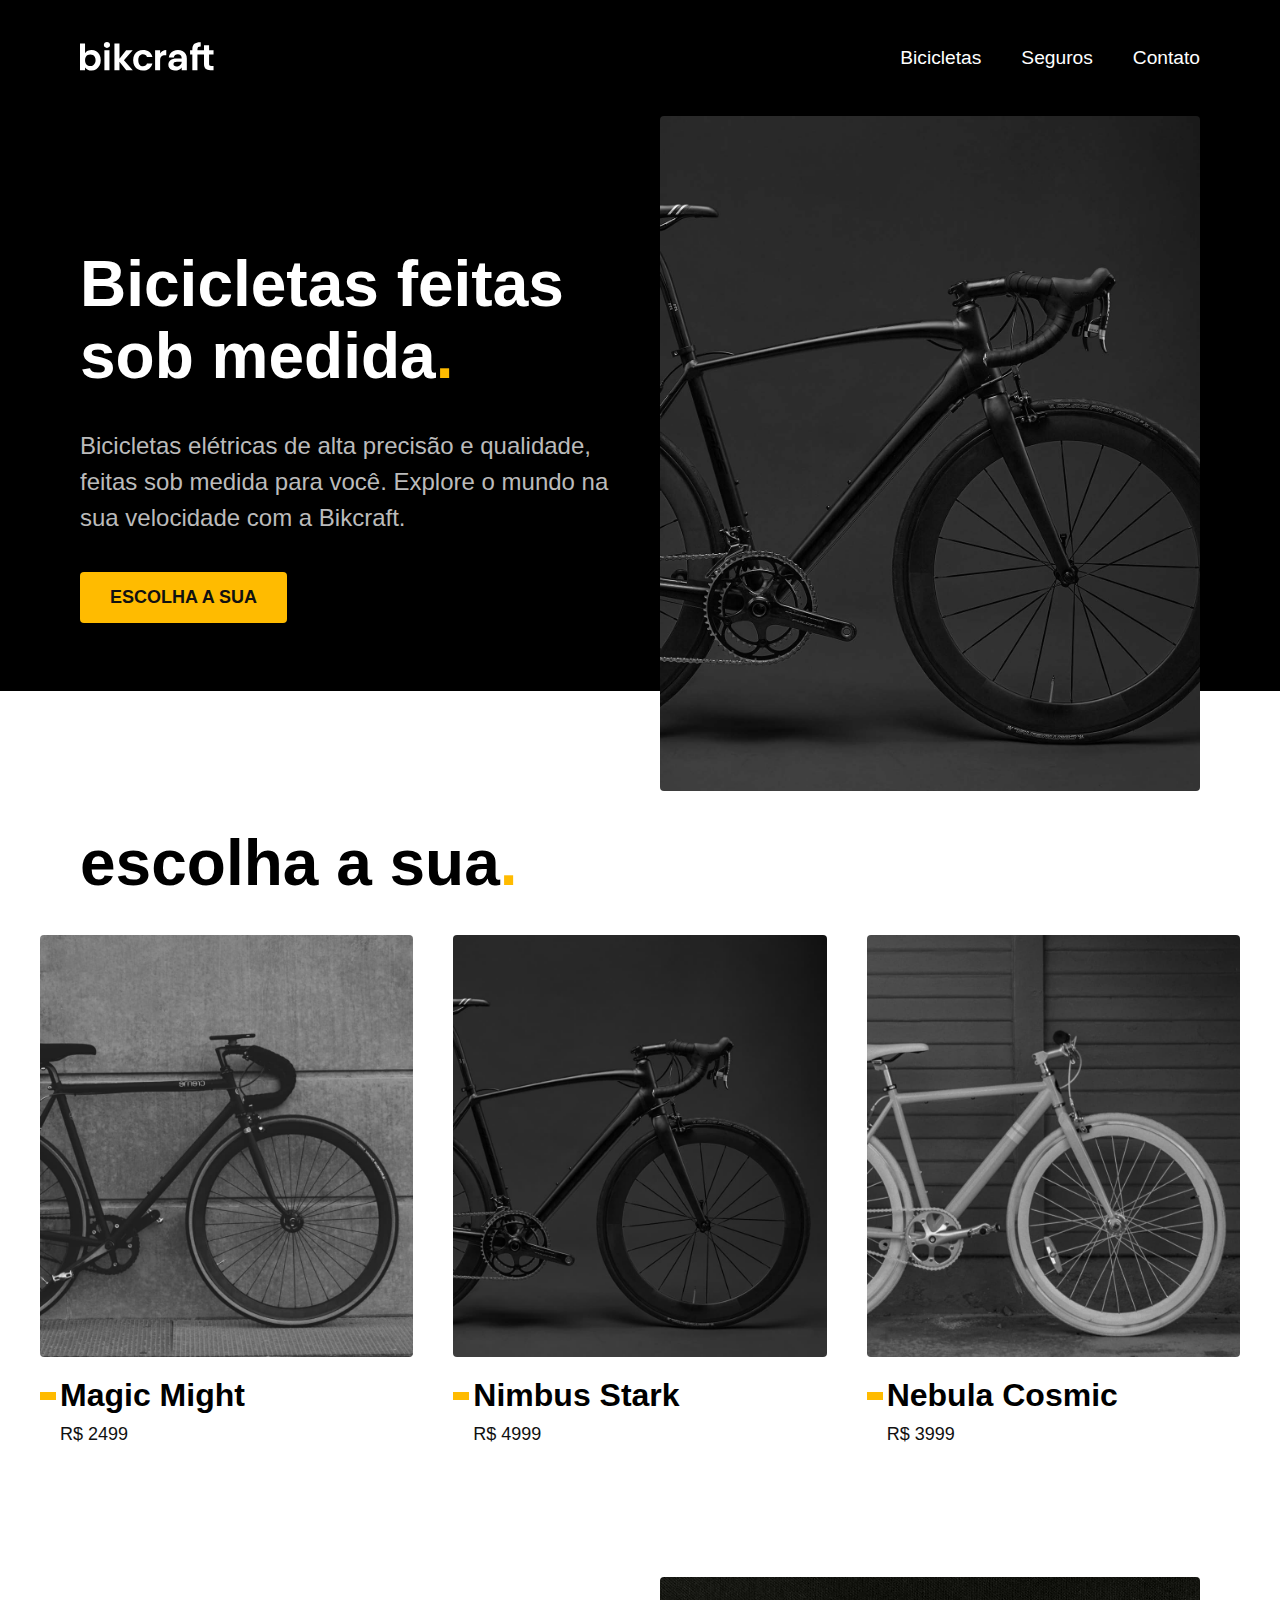
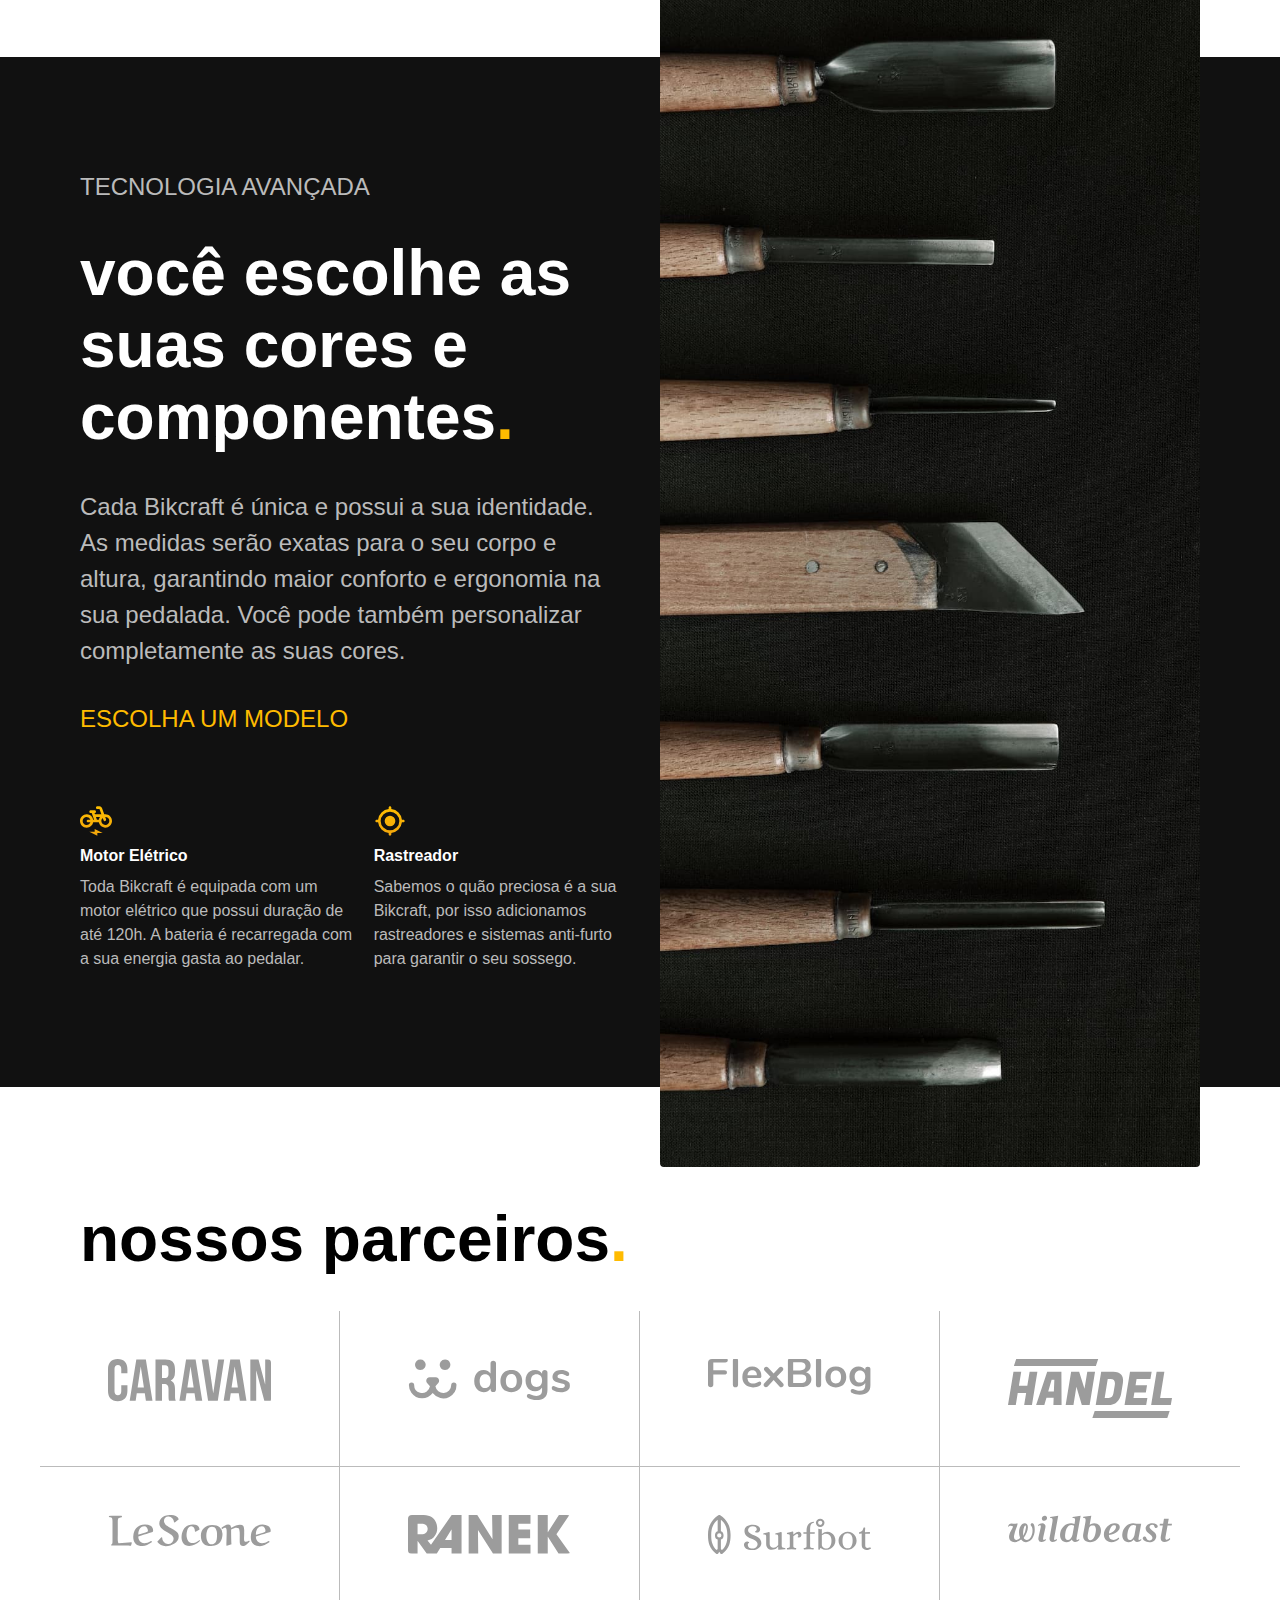
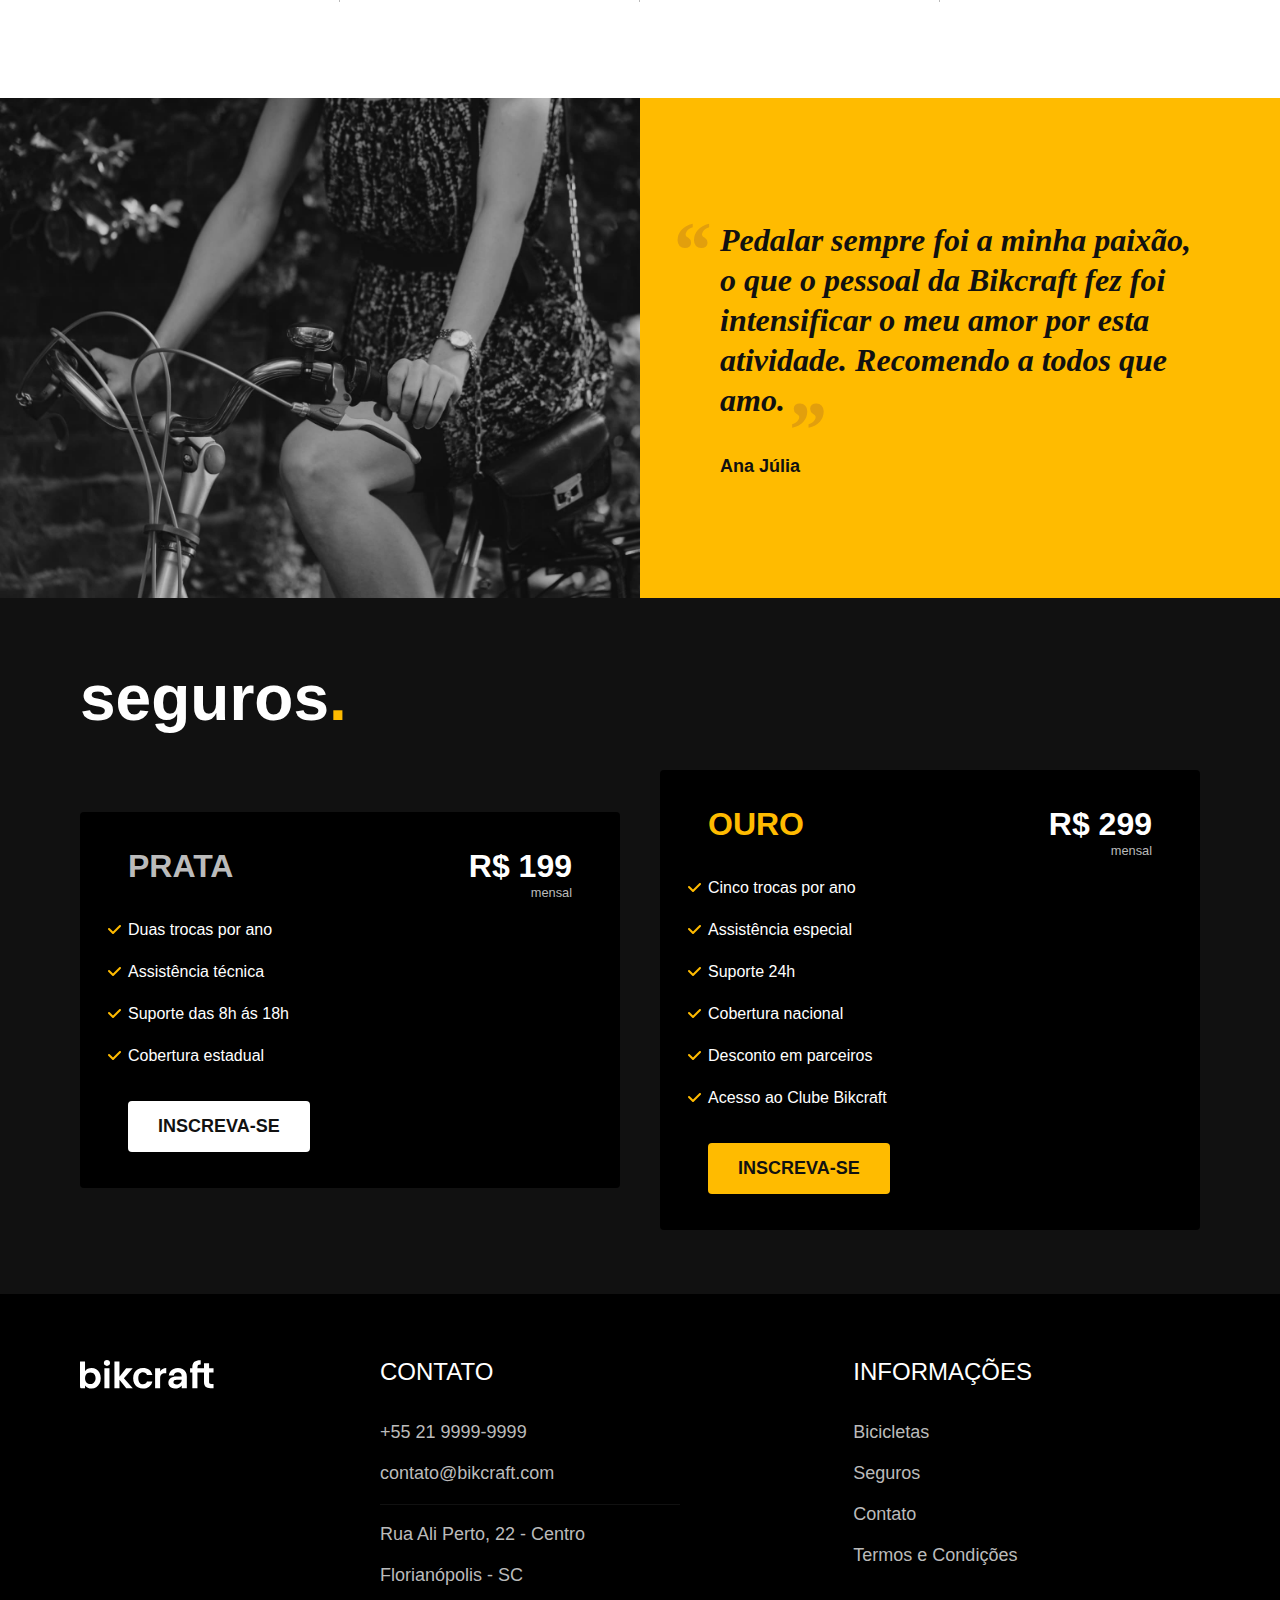
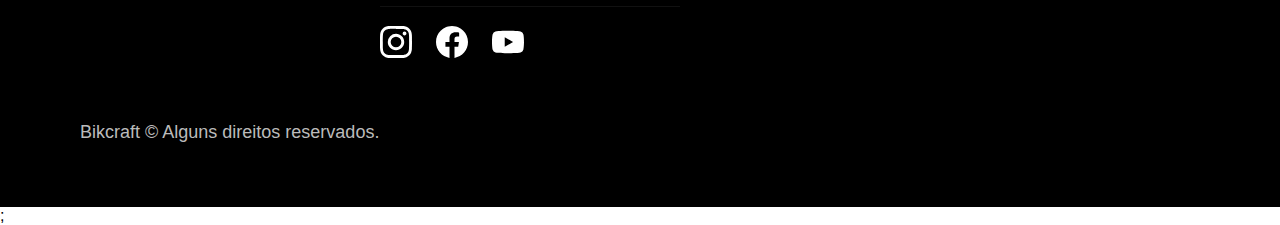
<file: index.html>
<!DOCTYPE html>
<html lang="en">

<head>
    <meta charset="UTF-8">
    <meta http-equiv="X-UA-Compatible" content="IE=edge">
    <meta name="viewport" content="width=device-width, initial-scale=1.0">

    <title>Bikcraft - Bicicletas Elétricas</title>

    <meta name="description"
        content="Bicicletas elétricas de alta precisão e qualidade, feitas sob medida para o cliente. Explore o mundo na sua velocidade com a Bikcraft.">

    <link rel="icon" href="./favicon.svg" type="image/svg+xml">
    <link rel="icon" href="./favicon.svg" type="image/svg+xml">
    <link rel="stylesheet" href="css/style.min.css">

    <script>document.documentElement.classList.add('js')</script>
    <script>document.documentElement.classList.add('js')</script>
</head>

<body>
    <header class="header">
        <div class="header-main container">
            <a href="./index.html"> <svg width="136" height="32" fill="none" xmlns="http://www.w3.org/2000/svg">
                    <path
                        d="M5.04 13.196c.648-.96 1.536-1.74 2.664-2.34 1.152-.6 2.46-.9 3.924-.9 1.704 0 3.24.42 4.608 1.26 1.392.84 2.484 2.04 3.276 3.6.816 1.536 1.224 3.324 1.224 5.364s-.408 3.852-1.224 5.436c-.792 1.56-1.884 2.772-3.276 3.636-1.368.864-2.904 1.296-4.608 1.296-1.488 0-2.796-.288-3.924-.864-1.104-.6-1.992-1.368-2.664-2.304v2.844H0V3.584h5.04v9.612Zm10.548 6.984c0-1.2-.252-2.232-.756-3.096-.48-.888-1.128-1.56-1.944-2.016a5.104 5.104 0 0 0-2.592-.684c-.912 0-1.776.24-2.592.72-.792.456-1.44 1.128-1.944 2.016-.48.888-.72 1.932-.72 3.132 0 1.2.24 2.244.72 3.132.504.888 1.152 1.572 1.944 2.052.816.456 1.68.684 2.592.684.936 0 1.8-.24 2.592-.72.816-.48 1.464-1.164 1.944-2.052.504-.888.756-1.944.756-3.168ZM26.954 7.904c-.888 0-1.632-.276-2.232-.828-.576-.576-.864-1.284-.864-2.124 0-.84.288-1.536.864-2.088.6-.576 1.344-.864 2.232-.864.888 0 1.62.288 2.196.864.6.552.9 1.248.9 2.088 0 .84-.3 1.548-.9 2.124-.576.552-1.308.828-2.196.828Zm2.484 2.376v19.944h-5.04V10.28h5.04Zm16.788 19.944-6.768-8.496v8.496h-5.04V3.584h5.04V18.74l6.696-8.46h6.552l-8.784 10.008 8.856 9.936h-6.552Zm6.919-9.972c0-2.064.42-3.864 1.26-5.4.84-1.56 2.004-2.76 3.492-3.6 1.488-.864 3.192-1.296 5.112-1.296 2.472 0 4.512.624 6.12 1.872 1.632 1.224 2.724 2.952 3.276 5.184H66.97c-.288-.864-.78-1.536-1.476-2.016-.672-.504-1.512-.756-2.52-.756-1.44 0-2.58.528-3.42 1.584-.84 1.032-1.26 2.508-1.26 4.428 0 1.896.42 3.372 1.26 4.428.84 1.032 1.98 1.548 3.42 1.548 2.04 0 3.372-.912 3.996-2.736h5.436c-.552 2.16-1.644 3.876-3.276 5.148-1.632 1.272-3.672 1.908-6.12 1.908-1.92 0-3.624-.42-5.112-1.26a9.161 9.161 0 0 1-3.492-3.6c-.84-1.56-1.26-3.372-1.26-5.436h-.001Zm26.993-6.876a7.133 7.133 0 0 1 2.52-2.484c1.056-.6 2.256-.9 3.6-.9v5.292h-1.332c-1.584 0-2.784.372-3.6 1.116-.792.744-1.188 2.04-1.188 3.888v9.936h-5.04V10.28h5.04v3.096Zm21.574 14.004c-.552.912-1.452 1.68-2.7 2.304-1.248.6-2.592.9-4.032.9-1.248 0-2.376-.252-3.384-.756s-1.8-1.2-2.376-2.088c-.576-.888-.864-1.908-.864-3.06 0-1.848.684-3.36 2.052-4.536 1.392-1.176 3.468-1.764 6.228-1.764h5.076c-.048-1.272-.42-2.28-1.116-3.024-.672-.768-1.608-1.152-2.808-1.152-1.056 0-1.932.288-2.628.864-.696.552-1.14 1.332-1.332 2.34h-5.04c.24-1.44.756-2.724 1.548-3.852a8.143 8.143 0 0 1 3.168-2.664c1.32-.648 2.796-.972 4.428-.972 1.68 0 3.192.348 4.536 1.044a7.7 7.7 0 0 1 3.204 2.988c.768 1.296 1.152 2.82 1.152 4.572v11.7h-5.112V27.38Zm-5.256-.864c.84 0 1.656-.18 2.448-.54.816-.36 1.488-.9 2.016-1.62.528-.72.792-1.572.792-2.556v-.144h-4.788c-1.152 0-2.016.228-2.592.684-.552.456-.828 1.056-.828 1.8 0 .72.252 1.296.756 1.728.528.432 1.26.648 2.196.648Zm20.997-12.096v15.804h-5.112V14.42h-2.268v-4.14h2.268V9.272c0-2.448.696-4.248 2.088-5.4 1.392-1.152 3.492-1.692 6.3-1.62V6.5c-1.224-.024-2.076.18-2.556.612s-.72 1.212-.72 2.34v.828h6.55V5.348h5.076v4.932h4.464v4.14h-4.464v9.648c0 .672.156 1.164.468 1.476.336.288.888.432 1.656.432h2.34v4.248h-3.168c-4.248 0-6.372-2.064-6.372-6.192V14.42h-6.55Z"
                        fill="var(--second-color)" />
                </svg></a>
            <nav>
                <ul class="header-menu">
                    <li><a href="./bicicletas.html">Bicicletas</a></li>
                    <li><a href="./seguros.html">Seguros</a></li>
                    <li><a href="./contato.html">Contato</a></li>
                </ul>
            </nav>
        </div>
    </header>
    <section class="introduction">
        <div class="container grid padding">
            <div class="introduction-info">
                <h1 data-anime="300" class="title second-color margin-bottom fadeInLeft">Bicicletas feitas sob
                    medida<span class="first-color">.</span></h1>
                <p data-anime="400" class="description margin-bottom fadeInLeft">
                    Bicicletas elétricas de alta precisão e qualidade, feitas sob medida para você. Explore o mundo na
                    sua velocidade com a Bikcraft.
                </p>
                <a href="./bicicletas.html" data-anime="500" class="btn first-bg-btn fadeInLeft">Escolha a sua</a>
            </div>
            <div data-anime="600" class="introduction-img fadeInRight">
                <img src="./img/fotos/introducao.jpg" alt="">
            </div>
            <div class="introduction-detail">
                <svg width="52" height="52" fill="none" xmlns="http://www.w3.org/2000/svg">
                    <path
                        d="M4 14a2 2 0 1 0-4 0 2 2 0 0 0 4 0ZM4 2a2 2 0 1 0-4 0 2 2 0 0 0 4 0Zm12 36a2 2 0 1 0-4 0 2 2 0 0 0 4 0Zm0-12a2 2 0 1 0-4 0 2 2 0 0 0 4 0Zm0-12a2 2 0 1 0-4 0 2 2 0 0 0 4 0Zm0-12a2 2 0 1 0-4 0 2 2 0 0 0 4 0Zm12 36a2 2 0 1 0-4 0 2 2 0 0 0 4 0Zm0-12a2 2 0 1 0-4 0 2 2 0 0 0 4 0Zm0-12a2 2 0 1 0-4 0 2 2 0 0 0 4 0Zm0-12a2 2 0 1 0-4 0 2 2 0 0 0 4 0Zm12 48a2 2 0 1 0-4 0 2 2 0 0 0 4 0Zm0-12a2 2 0 1 0-4 0 2 2 0 0 0 4 0Zm0-12a2 2 0 1 0-4 0 2 2 0 0 0 4 0Zm0-12a2 2 0 1 0-4 0 2 2 0 0 0 4 0Zm0-12a2 2 0 1 0-4 0 2 2 0 0 0 4 0Zm12 48a2 2 0 1 0-4 0 2 2 0 0 0 4 0Zm0-12a2 2 0 1 0-4 0 2 2 0 0 0 4 0Zm0-12a2 2 0 1 0-4 0 2 2 0 0 0 4 0Zm0-12a2 2 0 1 0-4 0 2 2 0 0 0 4 0Zm0-12a2 2 0 1 0-4 0 2 2 0 0 0 4 0Z"
                        fill="var(--fifth-color)" />
                </svg>
            </div>
        </div>
    </section>
    <section class="bikes">
        <div class="container padding">
            <h1 class="title third-color margin-bottom">
                escolha a sua<span class="first-color">.</span>
            </h1>

        </div>
        <ul class="bikes-list container2 padding">
            <li class="bikes-bike">
                <a href="./magic.html"><img src="./img/bicicletas/magic-home.jpg" alt=""></a>
                <h2 class="bikes-subtitle">
                    <a href="./magic.html">Magic Might</a>
                </h2>
                <p class="bikes-price">R$ 2499</p>
            </li>
            <li class="bikes-bike">
                <a href="./nimbus.html"><img src="./img/bicicletas/nimbus-home.jpg" alt=""></a>
                <h2 class="bikes-subtitle"><a href="./nimbus.html">Nimbus Stark</a></h2>
                <p class="bikes-price">R$ 4999</p>
            </li>
            <li class="bikes-bike">
                <a href="./nebula.html"><img src="./img/bicicletas/nebula-home.jpg" alt=""></a>
                <h2 class="bikes-subtitle">
                    <a href="./nebula.html">Nebula Cosmic</a>
                </h2>
                <p class="bikes-price">R$ 3999</p>
            </li>
        </ul>
    </section>
    <section class="technology">
        <div class="container grid padding">
            <div class="technology-info">
                <h2 class="technology-subtitle fourth-color margin-bottom margin-top">tecnologia avançada</h2>
                <h1 class="title second-color margin-bottom">você escolhe as suas cores e componentes<span
                        class="first-color">.</span></h1>
                <p class="description margin-bottom">Cada Bikcraft é única e possui a sua identidade. As medidas serão
                    exatas para o
                    seu corpo e altura, garantindo maior conforto e ergonomia na sua pedalada. Você pode também
                    personalizar completamente as suas cores.</p>
                <a href="./bicicletas.html">
                    <h2 class="technology-subtitle tech-subt-model margin-bottom">escolha um modelo</h2>
                </a>
                <div class="technology-info-configs margin-bottom">
                    <div class="technology-config">
                        <img src="./img/icones/eletrica.svg" alt="Motor elétrico">
                        <h4 class="second-color">Motor Elétrico</h4>
                        <p class="tech-config-desc fourth-color">Toda Bikcraft é equipada com um motor elétrico que
                            possui duração de até 120h. A bateria é
                            recarregada com a sua energia gasta ao pedalar.</p>
                    </div>
                    <div class="technology-config">
                        <img src="./img/icones/rastreador.svg" alt="rastreador">
                        <h4 class="second-color">Rastreador</h4>
                        <p class="tech-config-desc fourth-color">Sabemos o quão preciosa é a sua Bikcraft, por isso
                            adicionamos rastreadores e sistemas
                            anti-furto para garantir o seu sossego.</p>
                    </div>
                </div>
            </div>
            <div class="technology-img">
                <img src="./img/fotos/tecnologia.jpg" alt="">
            </div>
        </div>
    </section>
    <section class="partners">
        <div class="container padding">
            <h1 class="title third-color margin-bottom">nossos parceiros<span class="first-color">.</span></h1>
        </div>
        <div class="container2 padding">
            <div class="partners-logos">
                <a href="./" class="logo1-1">
                    <img src="./img/parceiros/caravan.svg" alt="">
                </a>
                <a href="./" class="logo1-2">
                    <img src="./img/parceiros/dogs.svg" alt="">
                </a>
                <a href="./" class="logo1-3">
                    <img src="./img/parceiros/flexblog.svg" alt="">
                </a>
                <a href="./" class="logo1-4">
                    <img src="./img/parceiros/handel.svg" alt="">
                </a>
                <a href="./" class="logo2-1">
                    <img src="./img/parceiros/lescone.svg" alt="">
                </a>
                <a href="./" class="logo2-2">
                    <img src="./img/parceiros/ranek.svg" alt="">
                </a>
                <a href="./" class="logo2-3">
                    <img src="./img/parceiros/surfbot.svg" alt="">
                </a>
                <a href="./" class="logo2-4">
                    <img src="./img/parceiros/wildbeast.svg" alt="">
                </a>
            </div>


        </div>
    </section>
    <section class="testimony">
        <div class="testimony-grid">
            <div class="testimony-img">
                <img src="./img/fotos/depoimento.jpg" alt="">
            </div>
            <div class="testimony-info padding">
                <h2 class="testimony-sentence padding fifth-color margin-bottom">
                    Pedalar sempre foi a minha paixão, o que o pessoal da Bikcraft fez foi intensificar o meu amor por
                    esta
                    atividade. Recomendo a todos que amo.
                </h2>
                <h3 class="testimony-writter padding fifth-color">Ana Júlia</h3>
            </div>
        </div>

    </section>
    <section class="insurances">
        <div class="container padding">
            <h1 class="title second-color margin-bottom">seguros<span class="first-color">.</span></h1>
            <div class="insurances-flex">
                <div class="insurances-type">
                    <div>
                        <h2 class="ins-type-title fourth-color margin-bottom">prata</h2>
                        <ul class="ins-type-qualities second-color margin-bottom">
                            <li>Duas trocas por ano</li>
                            <li>Assistência técnica</li>
                            <li>Suporte das 8h ás 18h</li>
                            <li>Cobertura estadual</li>
                        </ul>
                        <a href="/orcamento.html?tipo=seguro&produto=prata" class="btn second-bg-btn">inscreva-se</a>
                    </div>
                    <div>
                        <h3 class="ins-type-price second-color">R$ 199</h3>
                        <p class="ins-type-period fourth-color">mensal</p>
                    </div>
                </div>
                <div class="insurances-type">
                    <div>
                        <h2 class="ins-type-title first-color margin-bottom">ouro</h2>
                        <ul class="ins-type-qualities second-color margin-bottom">
                            <li>Cinco trocas por ano</li>
                            <li>Assistência especial</li>
                            <li>Suporte 24h</li>
                            <li>Cobertura nacional</li>
                            <li>Desconto em parceiros</li>
                            <li>Acesso ao Clube Bikcraft</li>
                        </ul>
                        <a href="/orcamento.html?tipo=seguro&produto=ouro" class="btn first-bg-btn">inscreva-se</a>
                    </div>
                    <div>
                        <h3 class="ins-type-price second-color">R$ 299</h3>
                        <p class="ins-type-period fourth-color">mensal</p>
                    </div>
                </div>
            </div>
        </div>

    </section>
    <footer class="footer">
        <div class="container padding">
            <div class="footer-grid">
                <div class="footer-logo">
                    <img src="/img/bikcraft.svg" alt="">
                </div>
                <div class="footer-contact">
                    <h2 class="footer-subtitle second-color margin-bottom">contato</h2>
                    <ul class="foo-ctt-ctt fourth-color">
                        <li><a href="tel:+55219999-9999">+55 21 9999-9999</a></li>
                        <li><a href="mailto:contato@bikcraft.com">contato@bikcraft.com</a></li>
                    </ul>
                    <ul class="foo-ctt-adress fourth-color">
                        <li>Rua Ali Perto, 22 - Centro</li>
                        <li>Florianópolis - SC</li>
                    </ul>
                    <ul class="foo-ctt-social">
                        <li><a href="instagram.com">
                                <img src="/img/redes/instagram.svg" alt="">
                            </a></li>
                        <li><a href="facebook.com">
                                <img src="/img/redes/facebook.svg" alt="">
                            </a></li>
                        <li><a href="youtube.com">
                                <img src="/img/redes/youtube.svg" alt="">
                            </a></li>
                    </ul>
                </div>
                <div class="footer-information">
                    <h2 class="footer-subtitle second-color margin-bottom">informações</h2>
                    <ul class="foo-inf-inf">
                        <li><a href="/bicicletas.html">Bicicletas</a></li>
                        <li><a href="/seguros.html">Seguros</a></li>
                        <li><a href="/contato.html">Contato</a></li>
                        <li><a href="/termosecondicoes.html">Termos e Condições</a></li>
                    </ul>
                </div>
            </div>
            <p class="footer-p fourth-color">Bikcraft © Alguns direitos reservados.</p>
        </div>
    </footer>
    <script src="./js/plugins/simple-anime.js"></script>;
    <script src="/js/script.js"></script>
</body>

</html>
</file>
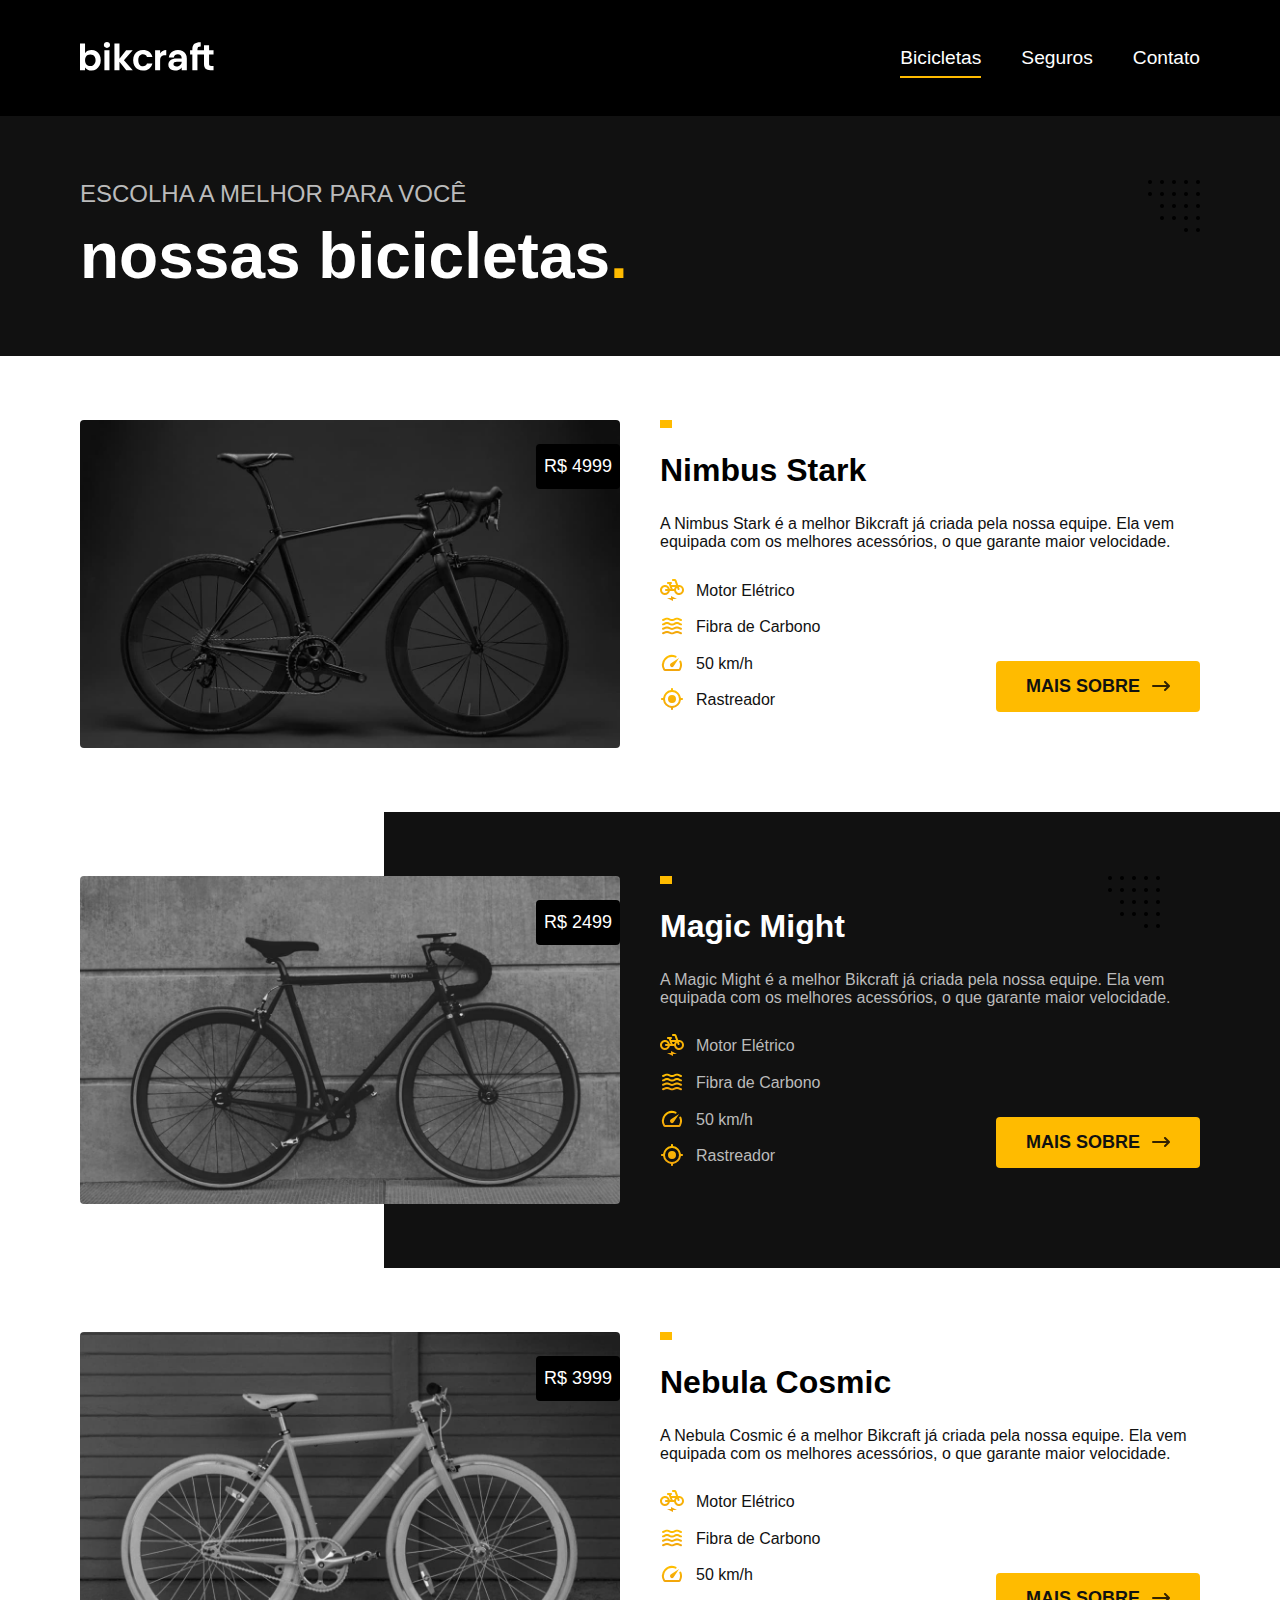
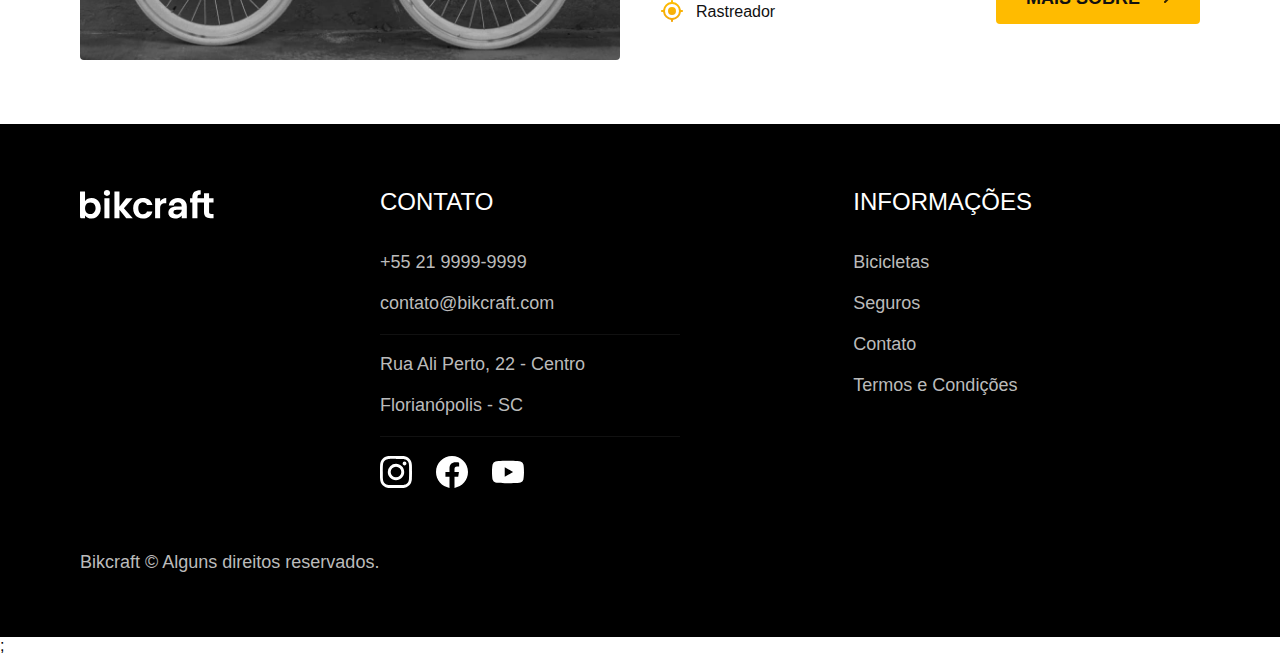
<file: bicicletas.html>
<!DOCTYPE html>
<html lang="en">

<head>
    <meta charset="UTF-8">
    <meta http-equiv="X-UA-Compatible" content="IE=edge">
    <meta name="viewport" content="width=device-width, initial-scale=1.0">

    <title>Bicicletas | Bikcraft</title>

    <meta name="description" content="Bicicletas | Bikcraft">

    <link rel="icon" href="./favicon.svg" type="image/svg+xml">
    <link rel="stylesheet" href="css/style.min.css">
    <script>document.documentElement.classList.add('js')</script>
</head>

<body>
    <header class="header">
        <div class="header-main container">
            <a href="./index.html"> <svg width="136" height="32" fill="none" xmlns="http://www.w3.org/2000/svg">
                    <path
                        d="M5.04 13.196c.648-.96 1.536-1.74 2.664-2.34 1.152-.6 2.46-.9 3.924-.9 1.704 0 3.24.42 4.608 1.26 1.392.84 2.484 2.04 3.276 3.6.816 1.536 1.224 3.324 1.224 5.364s-.408 3.852-1.224 5.436c-.792 1.56-1.884 2.772-3.276 3.636-1.368.864-2.904 1.296-4.608 1.296-1.488 0-2.796-.288-3.924-.864-1.104-.6-1.992-1.368-2.664-2.304v2.844H0V3.584h5.04v9.612Zm10.548 6.984c0-1.2-.252-2.232-.756-3.096-.48-.888-1.128-1.56-1.944-2.016a5.104 5.104 0 0 0-2.592-.684c-.912 0-1.776.24-2.592.72-.792.456-1.44 1.128-1.944 2.016-.48.888-.72 1.932-.72 3.132 0 1.2.24 2.244.72 3.132.504.888 1.152 1.572 1.944 2.052.816.456 1.68.684 2.592.684.936 0 1.8-.24 2.592-.72.816-.48 1.464-1.164 1.944-2.052.504-.888.756-1.944.756-3.168ZM26.954 7.904c-.888 0-1.632-.276-2.232-.828-.576-.576-.864-1.284-.864-2.124 0-.84.288-1.536.864-2.088.6-.576 1.344-.864 2.232-.864.888 0 1.62.288 2.196.864.6.552.9 1.248.9 2.088 0 .84-.3 1.548-.9 2.124-.576.552-1.308.828-2.196.828Zm2.484 2.376v19.944h-5.04V10.28h5.04Zm16.788 19.944-6.768-8.496v8.496h-5.04V3.584h5.04V18.74l6.696-8.46h6.552l-8.784 10.008 8.856 9.936h-6.552Zm6.919-9.972c0-2.064.42-3.864 1.26-5.4.84-1.56 2.004-2.76 3.492-3.6 1.488-.864 3.192-1.296 5.112-1.296 2.472 0 4.512.624 6.12 1.872 1.632 1.224 2.724 2.952 3.276 5.184H66.97c-.288-.864-.78-1.536-1.476-2.016-.672-.504-1.512-.756-2.52-.756-1.44 0-2.58.528-3.42 1.584-.84 1.032-1.26 2.508-1.26 4.428 0 1.896.42 3.372 1.26 4.428.84 1.032 1.98 1.548 3.42 1.548 2.04 0 3.372-.912 3.996-2.736h5.436c-.552 2.16-1.644 3.876-3.276 5.148-1.632 1.272-3.672 1.908-6.12 1.908-1.92 0-3.624-.42-5.112-1.26a9.161 9.161 0 0 1-3.492-3.6c-.84-1.56-1.26-3.372-1.26-5.436h-.001Zm26.993-6.876a7.133 7.133 0 0 1 2.52-2.484c1.056-.6 2.256-.9 3.6-.9v5.292h-1.332c-1.584 0-2.784.372-3.6 1.116-.792.744-1.188 2.04-1.188 3.888v9.936h-5.04V10.28h5.04v3.096Zm21.574 14.004c-.552.912-1.452 1.68-2.7 2.304-1.248.6-2.592.9-4.032.9-1.248 0-2.376-.252-3.384-.756s-1.8-1.2-2.376-2.088c-.576-.888-.864-1.908-.864-3.06 0-1.848.684-3.36 2.052-4.536 1.392-1.176 3.468-1.764 6.228-1.764h5.076c-.048-1.272-.42-2.28-1.116-3.024-.672-.768-1.608-1.152-2.808-1.152-1.056 0-1.932.288-2.628.864-.696.552-1.14 1.332-1.332 2.34h-5.04c.24-1.44.756-2.724 1.548-3.852a8.143 8.143 0 0 1 3.168-2.664c1.32-.648 2.796-.972 4.428-.972 1.68 0 3.192.348 4.536 1.044a7.7 7.7 0 0 1 3.204 2.988c.768 1.296 1.152 2.82 1.152 4.572v11.7h-5.112V27.38Zm-5.256-.864c.84 0 1.656-.18 2.448-.54.816-.36 1.488-.9 2.016-1.62.528-.72.792-1.572.792-2.556v-.144h-4.788c-1.152 0-2.016.228-2.592.684-.552.456-.828 1.056-.828 1.8 0 .72.252 1.296.756 1.728.528.432 1.26.648 2.196.648Zm20.997-12.096v15.804h-5.112V14.42h-2.268v-4.14h2.268V9.272c0-2.448.696-4.248 2.088-5.4 1.392-1.152 3.492-1.692 6.3-1.62V6.5c-1.224-.024-2.076.18-2.556.612s-.72 1.212-.72 2.34v.828h6.55V5.348h5.076v4.932h4.464v4.14h-4.464v9.648c0 .672.156 1.164.468 1.476.336.288.888.432 1.656.432h2.34v4.248h-3.168c-4.248 0-6.372-2.064-6.372-6.192V14.42h-6.55Z"
                        fill="var(--second-color)" />
                </svg></a>
            <nav>
                <ul class="header-menu">
                    <li><a href="./bicicletas.html">Bicicletas</a></li>
                    <li><a href="./seguros.html">Seguros</a></li>
                    <li><a href="./contato.html">Contato</a></li>
                </ul>
            </nav>
        </div>
    </header>
    <section class="bicicletas-title">
        <div class="container padding">
            <h2 data-anime="300" class="bic-title-subtitle fourth-color fadeInDown">escolha a melhor para você</h2>
            <h1 data-anime="350" class="title second-color fadeInDown">nossas bicicletas<span
                    class="first-color">.</span></h1>
            <div class="bic-title-detail">
                <svg width="52" height="52" fill="none" xmlns="http://www.w3.org/2000/svg">
                    <path
                        d="M4 14a2 2 0 1 0-4 0 2 2 0 0 0 4 0ZM4 2a2 2 0 1 0-4 0 2 2 0 0 0 4 0Zm12 36a2 2 0 1 0-4 0 2 2 0 0 0 4 0Zm0-12a2 2 0 1 0-4 0 2 2 0 0 0 4 0Zm0-12a2 2 0 1 0-4 0 2 2 0 0 0 4 0Zm0-12a2 2 0 1 0-4 0 2 2 0 0 0 4 0Zm12 36a2 2 0 1 0-4 0 2 2 0 0 0 4 0Zm0-12a2 2 0 1 0-4 0 2 2 0 0 0 4 0Zm0-12a2 2 0 1 0-4 0 2 2 0 0 0 4 0Zm0-12a2 2 0 1 0-4 0 2 2 0 0 0 4 0Zm12 48a2 2 0 1 0-4 0 2 2 0 0 0 4 0Zm0-12a2 2 0 1 0-4 0 2 2 0 0 0 4 0Zm0-12a2 2 0 1 0-4 0 2 2 0 0 0 4 0Zm0-12a2 2 0 1 0-4 0 2 2 0 0 0 4 0Zm0-12a2 2 0 1 0-4 0 2 2 0 0 0 4 0Zm12 48a2 2 0 1 0-4 0 2 2 0 0 0 4 0Zm0-12a2 2 0 1 0-4 0 2 2 0 0 0 4 0Zm0-12a2 2 0 1 0-4 0 2 2 0 0 0 4 0Zm0-12a2 2 0 1 0-4 0 2 2 0 0 0 4 0Zm0-12a2 2 0 1 0-4 0 2 2 0 0 0 4 0Z"
                        fill="var(--third-color)" />
                </svg>
            </div>
        </div>
    </section>
    <section class="bicicletas-bicicletas">
        <div class="container padding bic-bic-model grid">
            <div class="bbm-img">
                <img src="/img/bicicletas/nimbus.jpg" alt="">
                <p class="bbm-price second-color">R$ 4999</p>
            </div>
            <div class="bbm-info">
                <h3 class="bbm-title third-color">Nimbus Stark</h3>
                <p class="bbm-description fifth-color">A Nimbus Stark é a melhor Bikcraft já criada pela nossa
                    equipe. Ela vem
                    equipada com os melhores acessórios, o que garante maior velocidade.</p>
                <ul class="bbm-qualities fifth-color">
                    <li>
                        <img src="/img/icones/eletrica.svg" alt="">
                        <p>Motor Elétrico</p>
                    </li>
                    <li>
                        <img src="/img/icones/carbono.svg" alt="">
                        <p>Fibra de Carbono</p>
                    </li>
                    <li>
                        <img src="/img/icones/velocidade.svg" alt="">
                        <p>50 km/h</p>
                    </li>
                    <li>
                        <img src="/img/icones/rastreador.svg" alt="">
                        <p>Rastreador</p>
                    </li>
                </ul>
                <a href="/nimbus.html" class="btn first-bg-btn bbm-btn">mais sobre</a>
            </div>
        </div>
        <div class="bic-bic-bg">
            <div class="container padding bic-bic-model grid">
                <div class="bbm-img">
                    <img src="/img/bicicletas/magic.jpg" alt="">
                    <p class="bbm-price second-color">R$ 2499</p>
                </div>
                <div class="bbm-info">
                    <h3 class="bbm-title second-color">Magic Might</h3>
                    <p class="bbm-description fourth-color">A Magic Might é a melhor Bikcraft já criada pela nossa
                        equipe. Ela vem equipada com os melhores acessórios, o que garante maior velocidade.</p>
                    <ul class="bbm-qualities fourth-color">
                        <li>
                            <img src="/img/icones/eletrica.svg" alt="">
                            <p>Motor Elétrico</p>
                        </li>
                        <li>
                            <img src="/img/icones/carbono.svg" alt="">
                            <p>Fibra de Carbono</p>
                        </li>
                        <li>
                            <img src="/img/icones/velocidade.svg" alt="">
                            <p>50 km/h</p>
                        </li>
                        <li>
                            <img src="/img/icones/rastreador.svg" alt="">
                            <p>Rastreador</p>
                        </li>
                    </ul>
                    <a href="/magic.html" class="btn first-bg-btn bbm-btn">mais sobre</a>
                    <div class="bic-title-detail">
                        <svg width="52" height="52" fill="none" xmlns="http://www.w3.org/2000/svg">
                            <path
                                d="M4 14a2 2 0 1 0-4 0 2 2 0 0 0 4 0ZM4 2a2 2 0 1 0-4 0 2 2 0 0 0 4 0Zm12 36a2 2 0 1 0-4 0 2 2 0 0 0 4 0Zm0-12a2 2 0 1 0-4 0 2 2 0 0 0 4 0Zm0-12a2 2 0 1 0-4 0 2 2 0 0 0 4 0Zm0-12a2 2 0 1 0-4 0 2 2 0 0 0 4 0Zm12 36a2 2 0 1 0-4 0 2 2 0 0 0 4 0Zm0-12a2 2 0 1 0-4 0 2 2 0 0 0 4 0Zm0-12a2 2 0 1 0-4 0 2 2 0 0 0 4 0Zm0-12a2 2 0 1 0-4 0 2 2 0 0 0 4 0Zm12 48a2 2 0 1 0-4 0 2 2 0 0 0 4 0Zm0-12a2 2 0 1 0-4 0 2 2 0 0 0 4 0Zm0-12a2 2 0 1 0-4 0 2 2 0 0 0 4 0Zm0-12a2 2 0 1 0-4 0 2 2 0 0 0 4 0Zm0-12a2 2 0 1 0-4 0 2 2 0 0 0 4 0Zm12 48a2 2 0 1 0-4 0 2 2 0 0 0 4 0Zm0-12a2 2 0 1 0-4 0 2 2 0 0 0 4 0Zm0-12a2 2 0 1 0-4 0 2 2 0 0 0 4 0Zm0-12a2 2 0 1 0-4 0 2 2 0 0 0 4 0Zm0-12a2 2 0 1 0-4 0 2 2 0 0 0 4 0Z"
                                fill="var(--third-color)" />
                        </svg>
                    </div>
                </div>

            </div>
        </div>
        <div class="container padding bic-bic-model grid">
            <div class="bbm-img">
                <img src="/img/bicicletas/nebula.jpg" alt="">
                <p class="bbm-price second-color">R$ 3999</p>
            </div>
            <div class="bbm-info">
                <h3 class="bbm-title third-color">Nebula Cosmic</h3>
                <p class="bbm-description fifth-color">A Nebula Cosmic é a melhor Bikcraft já criada pela nossa
                    equipe. Ela vem
                    equipada com os melhores acessórios, o que garante maior velocidade.</p>
                <ul class="bbm-qualities fifth-color">
                    <li>
                        <img src="/img/icones/eletrica.svg" alt="">
                        <p>Motor Elétrico</p>
                    </li>
                    <li>
                        <img src="/img/icones/carbono.svg" alt="">
                        <p>Fibra de Carbono</p>
                    </li>
                    <li>
                        <img src="/img/icones/velocidade.svg" alt="">
                        <p>50 km/h</p>
                    </li>
                    <li>
                        <img src="/img/icones/rastreador.svg" alt="">
                        <p>Rastreador</p>
                    </li>
                </ul>
                <a href="/nebula.html" class="btn first-bg-btn bbm-btn">mais sobre</a>
            </div>
        </div>
    </section>
    <footer class="footer">
        <div class="container padding">
            <div class="footer-grid">
                <div class="footer-logo">
                    <img src="/img/bikcraft.svg" alt="">
                </div>
                <div class="footer-contact">
                    <h2 class="footer-subtitle second-color margin-bottom">contato</h2>
                    <ul class="foo-ctt-ctt fourth-color">
                        <li><a href="tel:+55219999-9999">+55 21 9999-9999</a></li>
                        <li><a href="mailto:contato@bikcraft.com">contato@bikcraft.com</a></li>
                    </ul>
                    <ul class="foo-ctt-adress fourth-color">
                        <li>Rua Ali Perto, 22 - Centro</li>
                        <li>Florianópolis - SC</li>
                    </ul>
                    <ul class="foo-ctt-social">
                        <li><a href="instagram.com">
                                <img src="/img/redes/instagram.svg" alt="">
                            </a></li>
                        <li><a href="facebook.com">
                                <img src="/img/redes/facebook.svg" alt="">
                            </a></li>
                        <li><a href="youtube.com">
                                <img src="/img/redes/youtube.svg" alt="">
                            </a></li>
                    </ul>
                </div>
                <div class="footer-information">
                    <h2 class="footer-subtitle second-color margin-bottom">informações</h2>
                    <ul class="foo-inf-inf">
                        <li><a href="/bicicletas.html">Bicicletas</a></li>
                        <li><a href="/seguros.html">Seguros</a></li>
                        <li><a href="/contato.html">Contato</a></li>
                        <li><a href="/termosecondicoes.html">Termos e Condições</a></li>
                    </ul>
                </div>
            </div>
            <p class="footer-p fourth-color">Bikcraft © Alguns direitos reservados.</p>
        </div>
    </footer>
    <script src="./js/plugins/simple-anime.js"></script>;
    <script src="/js/script.js"></script>

</body>

</html>
</file>
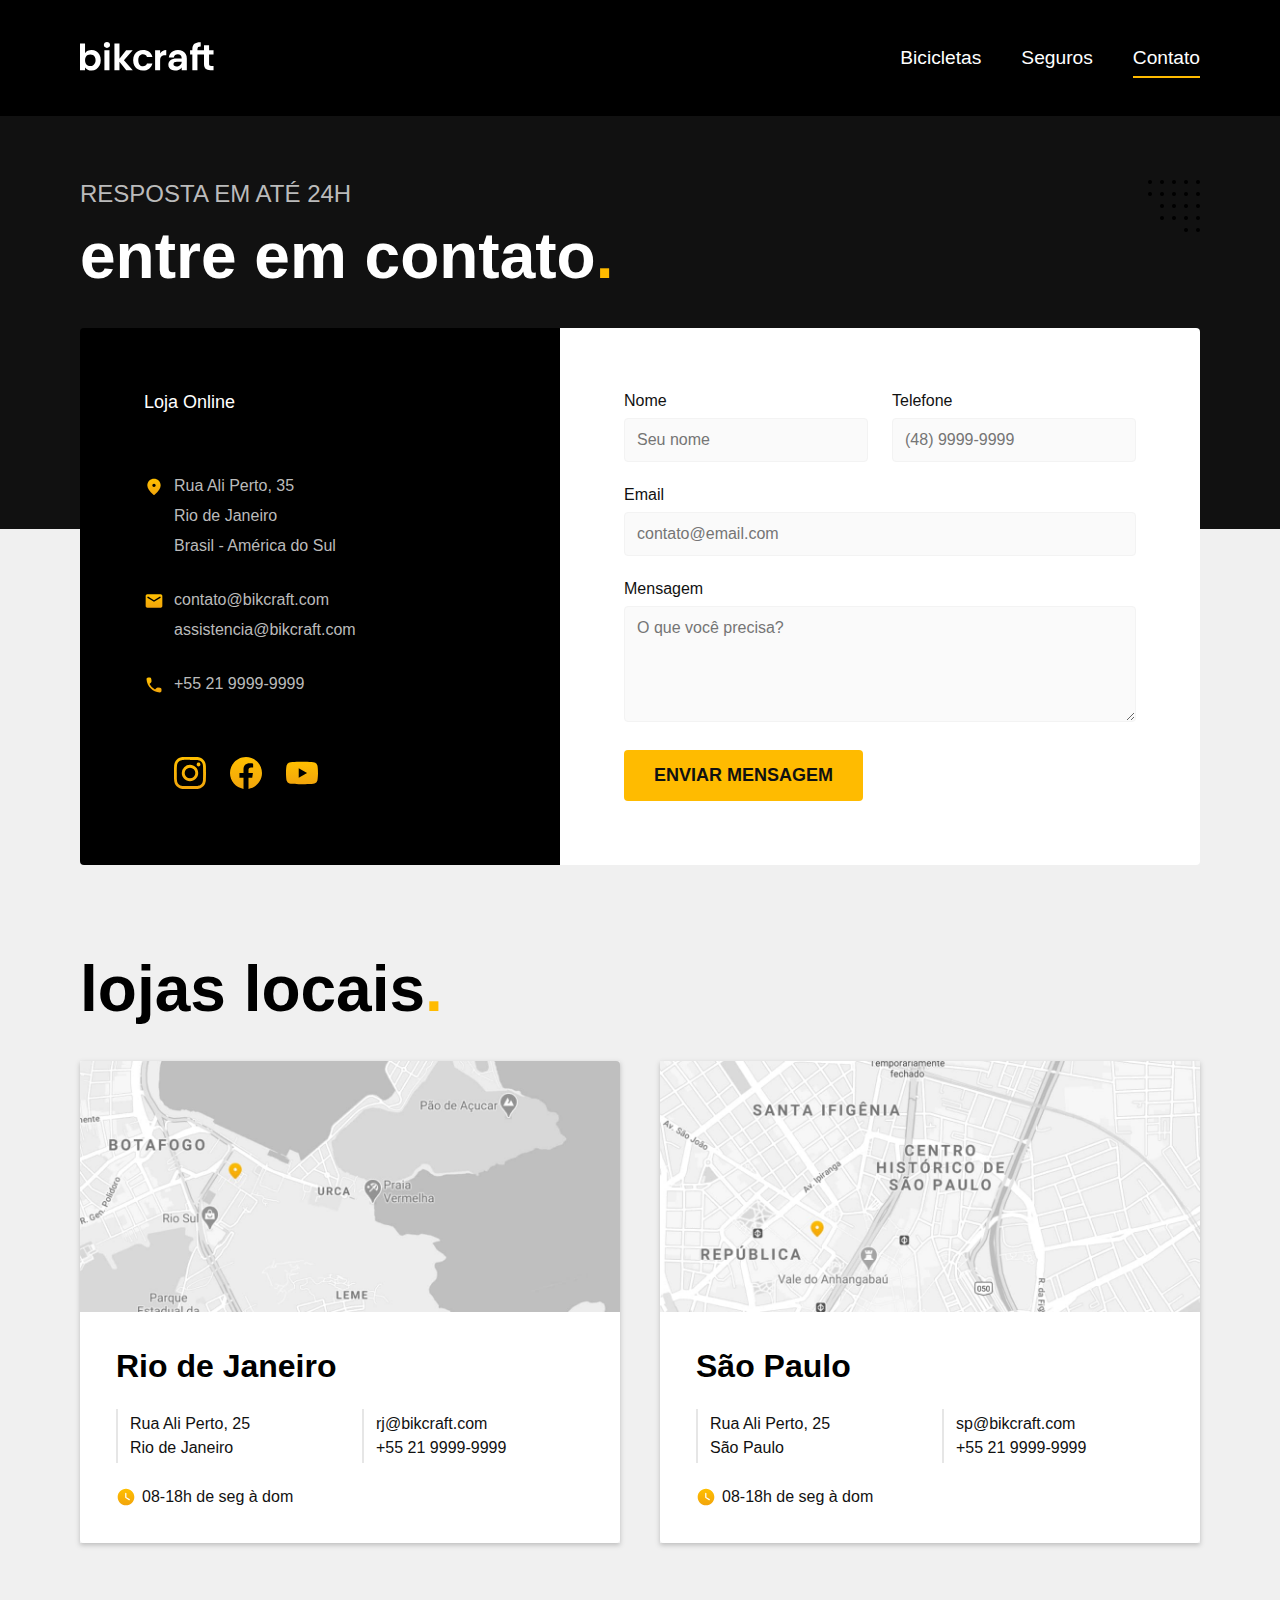
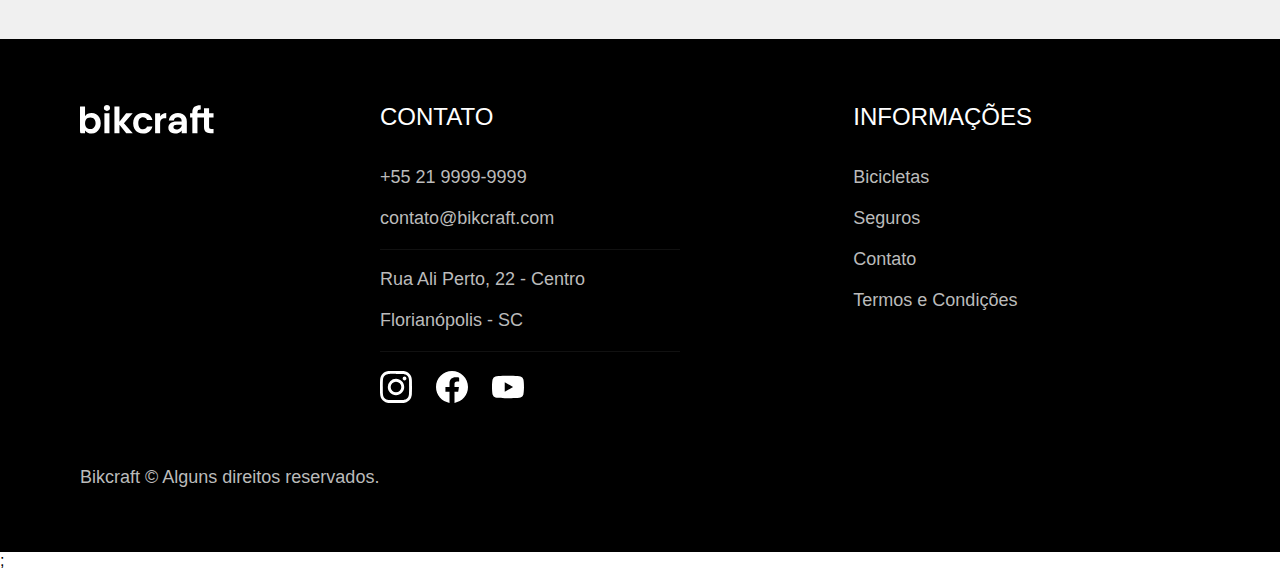
<file: contato.html>
<!DOCTYPE html>
<html lang="en">

<head>
    <meta charset="UTF-8">
    <meta http-equiv="X-UA-Compatible" content="IE=edge">
    <meta name="viewport" content="width=device-width, initial-scale=1.0">

    <title>Contato | Bikcraft</title>

    <meta name="description" content="Contato | Bikcraft">

    <link rel="icon" href="./favicon.svg" type="image/svg+xml">
    <link rel="stylesheet" href="css/style.min.css">
    <script>document.documentElement.classList.add('js')</script>
</head>

<body>
    <header class="header">
        <div class="header-main container">
            <a href="./index.html"> <svg width="136" height="32" fill="none" xmlns="http://www.w3.org/2000/svg">
                    <path
                        d="M5.04 13.196c.648-.96 1.536-1.74 2.664-2.34 1.152-.6 2.46-.9 3.924-.9 1.704 0 3.24.42 4.608 1.26 1.392.84 2.484 2.04 3.276 3.6.816 1.536 1.224 3.324 1.224 5.364s-.408 3.852-1.224 5.436c-.792 1.56-1.884 2.772-3.276 3.636-1.368.864-2.904 1.296-4.608 1.296-1.488 0-2.796-.288-3.924-.864-1.104-.6-1.992-1.368-2.664-2.304v2.844H0V3.584h5.04v9.612Zm10.548 6.984c0-1.2-.252-2.232-.756-3.096-.48-.888-1.128-1.56-1.944-2.016a5.104 5.104 0 0 0-2.592-.684c-.912 0-1.776.24-2.592.72-.792.456-1.44 1.128-1.944 2.016-.48.888-.72 1.932-.72 3.132 0 1.2.24 2.244.72 3.132.504.888 1.152 1.572 1.944 2.052.816.456 1.68.684 2.592.684.936 0 1.8-.24 2.592-.72.816-.48 1.464-1.164 1.944-2.052.504-.888.756-1.944.756-3.168ZM26.954 7.904c-.888 0-1.632-.276-2.232-.828-.576-.576-.864-1.284-.864-2.124 0-.84.288-1.536.864-2.088.6-.576 1.344-.864 2.232-.864.888 0 1.62.288 2.196.864.6.552.9 1.248.9 2.088 0 .84-.3 1.548-.9 2.124-.576.552-1.308.828-2.196.828Zm2.484 2.376v19.944h-5.04V10.28h5.04Zm16.788 19.944-6.768-8.496v8.496h-5.04V3.584h5.04V18.74l6.696-8.46h6.552l-8.784 10.008 8.856 9.936h-6.552Zm6.919-9.972c0-2.064.42-3.864 1.26-5.4.84-1.56 2.004-2.76 3.492-3.6 1.488-.864 3.192-1.296 5.112-1.296 2.472 0 4.512.624 6.12 1.872 1.632 1.224 2.724 2.952 3.276 5.184H66.97c-.288-.864-.78-1.536-1.476-2.016-.672-.504-1.512-.756-2.52-.756-1.44 0-2.58.528-3.42 1.584-.84 1.032-1.26 2.508-1.26 4.428 0 1.896.42 3.372 1.26 4.428.84 1.032 1.98 1.548 3.42 1.548 2.04 0 3.372-.912 3.996-2.736h5.436c-.552 2.16-1.644 3.876-3.276 5.148-1.632 1.272-3.672 1.908-6.12 1.908-1.92 0-3.624-.42-5.112-1.26a9.161 9.161 0 0 1-3.492-3.6c-.84-1.56-1.26-3.372-1.26-5.436h-.001Zm26.993-6.876a7.133 7.133 0 0 1 2.52-2.484c1.056-.6 2.256-.9 3.6-.9v5.292h-1.332c-1.584 0-2.784.372-3.6 1.116-.792.744-1.188 2.04-1.188 3.888v9.936h-5.04V10.28h5.04v3.096Zm21.574 14.004c-.552.912-1.452 1.68-2.7 2.304-1.248.6-2.592.9-4.032.9-1.248 0-2.376-.252-3.384-.756s-1.8-1.2-2.376-2.088c-.576-.888-.864-1.908-.864-3.06 0-1.848.684-3.36 2.052-4.536 1.392-1.176 3.468-1.764 6.228-1.764h5.076c-.048-1.272-.42-2.28-1.116-3.024-.672-.768-1.608-1.152-2.808-1.152-1.056 0-1.932.288-2.628.864-.696.552-1.14 1.332-1.332 2.34h-5.04c.24-1.44.756-2.724 1.548-3.852a8.143 8.143 0 0 1 3.168-2.664c1.32-.648 2.796-.972 4.428-.972 1.68 0 3.192.348 4.536 1.044a7.7 7.7 0 0 1 3.204 2.988c.768 1.296 1.152 2.82 1.152 4.572v11.7h-5.112V27.38Zm-5.256-.864c.84 0 1.656-.18 2.448-.54.816-.36 1.488-.9 2.016-1.62.528-.72.792-1.572.792-2.556v-.144h-4.788c-1.152 0-2.016.228-2.592.684-.552.456-.828 1.056-.828 1.8 0 .72.252 1.296.756 1.728.528.432 1.26.648 2.196.648Zm20.997-12.096v15.804h-5.112V14.42h-2.268v-4.14h2.268V9.272c0-2.448.696-4.248 2.088-5.4 1.392-1.152 3.492-1.692 6.3-1.62V6.5c-1.224-.024-2.076.18-2.556.612s-.72 1.212-.72 2.34v.828h6.55V5.348h5.076v4.932h4.464v4.14h-4.464v9.648c0 .672.156 1.164.468 1.476.336.288.888.432 1.656.432h2.34v4.248h-3.168c-4.248 0-6.372-2.064-6.372-6.192V14.42h-6.55Z"
                        fill="var(--second-color)" />
                </svg></a>
            <nav>
                <ul class="header-menu">
                    <li><a href="./bicicletas.html">Bicicletas</a></li>
                    <li><a href="./seguros.html">Seguros</a></li>
                    <li><a href="./contato.html">Contato</a></li>
                </ul>
            </nav>
        </div>
    </header>
    <section class="contato-title">
        <div class="container padding">
            <h2 data-anime="300" class="ctt-title-subtitle fourth-color fadeInDown">resposta em até 24h</h2>
            <h1 data-anime="350" class="title second-color margin-bottom fadeInDown">entre em contato<span
                    class="first-color">.</span></h1>
            <div class="ctt-title-detail">
                <svg width="52" height="52" fill="none" xmlns="http://www.w3.org/2000/svg">
                    <path
                        d="M4 14a2 2 0 1 0-4 0 2 2 0 0 0 4 0ZM4 2a2 2 0 1 0-4 0 2 2 0 0 0 4 0Zm12 36a2 2 0 1 0-4 0 2 2 0 0 0 4 0Zm0-12a2 2 0 1 0-4 0 2 2 0 0 0 4 0Zm0-12a2 2 0 1 0-4 0 2 2 0 0 0 4 0Zm0-12a2 2 0 1 0-4 0 2 2 0 0 0 4 0Zm12 36a2 2 0 1 0-4 0 2 2 0 0 0 4 0Zm0-12a2 2 0 1 0-4 0 2 2 0 0 0 4 0Zm0-12a2 2 0 1 0-4 0 2 2 0 0 0 4 0Zm0-12a2 2 0 1 0-4 0 2 2 0 0 0 4 0Zm12 48a2 2 0 1 0-4 0 2 2 0 0 0 4 0Zm0-12a2 2 0 1 0-4 0 2 2 0 0 0 4 0Zm0-12a2 2 0 1 0-4 0 2 2 0 0 0 4 0Zm0-12a2 2 0 1 0-4 0 2 2 0 0 0 4 0Zm0-12a2 2 0 1 0-4 0 2 2 0 0 0 4 0Zm12 48a2 2 0 1 0-4 0 2 2 0 0 0 4 0Zm0-12a2 2 0 1 0-4 0 2 2 0 0 0 4 0Zm0-12a2 2 0 1 0-4 0 2 2 0 0 0 4 0Zm0-12a2 2 0 1 0-4 0 2 2 0 0 0 4 0Zm0-12a2 2 0 1 0-4 0 2 2 0 0 0 4 0Z"
                        fill="var(--third-color)" />
                </svg>
            </div>
            <div data-anime="450" class="contato-title-content fadeInUp">
                <div class="ctc-loja">
                    <h3 class="ctcl-title second-color">Loja Online</h3>
                    <ul class="ctcl-adress fourth-color">
                        <li>Rua Ali Perto, 35</li>
                        <li>Rio de Janeiro</li>
                        <li>Brasil - América do Sul</li>
                    </ul>
                    <ul class="ctcl-mail fourth-color">
                        <li><a href="mailto:contato@bikcraft.com">contato@bikcraft.com</a> </li>
                        <li><a href="mailto:assistencia@bikcraft.com">assistencia@bikcraft.com</a> </li>
                    </ul>
                    <ul class="ctcl-phone fourth-color">
                        <li><a href="tel:+55219999-9999">+55 21 9999-9999</a></li>
                    </ul>
                    <ul class="ctcl-social">
                        <li><a href="http://instagram.com">
                                <img src="/img/redes/instagram-p.svg" alt="">
                            </a></li>
                        <li><a href="http://facebook.com">
                                <img src="/img/redes/facebook-p.svg" alt="">
                            </a></li>
                        <li><a href="http://youtube.com">
                                <img src="/img/redes/youtube-p.svg" alt="">
                            </a></li>
                    </ul>
                </div>
                <form action="./contato.html" class="ctc-form fifth-color">
                    <div class="ctcf-name">
                        <label for="name">Nome</label>
                        <input type="text" id="name" name="name" placeholder="Seu nome">
                    </div>
                    <div class="ctcf-phone">
                        <label for="phone">Telefone</label>
                        <input type="text" id="phone" name="phone" placeholder="(48) 9999-9999">
                    </div>
                    <div class="ctcf-mail">
                        <label for="email">Email</label>
                        <input type="email" id="email" name="email" placeholder="contato@email.com">
                    </div>
                    <div class="ctcf-msg">
                        <label for="msg">Mensagem</label>
                        <textarea rows="5" id="msg" name="msg" placeholder="O que você precisa?"></textarea>
                    </div>
                    <button class="btn first-bg-btn ctt-btn">enviar mensagem</button>
                </form>
            </div>
        </div>
    </section>
    <section class="contato-lojas-locais">
        <div class="container padding">
            <h1 class="title third-color margin-bottom">lojas locais<span class="first-color">.</span></h1>
            <div class="grid">
                <div class="cll-item">
                    <img src="/img/lojas/rj.jpg" alt="">
                    <div class="cll-info">
                        <h3 class="cll-title third-color">
                            Rio de Janeiro
                        </h3>
                        <div class="cll-adress-ctt fifth-color">
                            <ul class="cll-adress">
                                <li>Rua Ali Perto, 25</li>
                                <li>Rio de Janeiro</li>
                            </ul>
                            <ul class="cll-ctt">
                                <li><a href="mailto:rj@bikcraft.com">rj@bikcraft.com</a></li>
                                <li><a href="tel:+55219999-9999">+55 21 9999-9999</a></li>
                            </ul>
                        </div>
                        <div class="cll-schedule">
                            <img src="/img/icones/horario.svg" alt="">
                            <p class="fifth-color">08-18h de seg à dom</p>
                        </div>
                    </div>
                </div>
                <div class="cll-item">
                    <img src="/img/lojas/sp.jpg" alt="">
                    <div class="cll-info">
                        <h3 class="cll-title third-color">
                            São Paulo
                        </h3>
                        <div class="cll-adress-ctt fifth-color">
                            <ul class="cll-adress">
                                <li>Rua Ali Perto, 25</li>
                                <li>São Paulo</li>
                            </ul>
                            <ul class="cll-ctt">
                                <li><a href="mailto:rj@bikcraft.com">sp@bikcraft.com</a></li>
                                <li><a href="tel:+55219999-9999">+55 21 9999-9999</a></li>
                            </ul>
                        </div>
                        <div class="cll-schedule">
                            <img src="/img/icones/horario.svg" alt="">
                            <p class="fifth-color">08-18h de seg à dom</p>
                        </div>
                    </div>
                </div>

            </div>
        </div>

    </section>
    <footer class="footer">
        <div class="container padding">
            <div class="footer-grid">
                <div class="footer-logo">
                    <img src="/img/bikcraft.svg" alt="">
                </div>
                <div class="footer-contact">
                    <h2 class="footer-subtitle second-color margin-bottom">contato</h2>
                    <ul class="foo-ctt-ctt fourth-color">
                        <li><a href="tel:+55219999-9999">+55 21 9999-9999</a></li>
                        <li><a href="mailto:contato@bikcraft.com">contato@bikcraft.com</a></li>
                    </ul>
                    <ul class="foo-ctt-adress fourth-color">
                        <li>Rua Ali Perto, 22 - Centro</li>
                        <li>Florianópolis - SC</li>
                    </ul>
                    <ul class="foo-ctt-social">
                        <li><a href="instagram.com">
                                <img src="/img/redes/instagram.svg" alt="">
                            </a></li>
                        <li><a href="facebook.com">
                                <img src="/img/redes/facebook.svg" alt="">
                            </a></li>
                        <li><a href="youtube.com">
                                <img src="/img/redes/youtube.svg" alt="">
                            </a></li>
                    </ul>
                </div>
                <div class="footer-information">
                    <h2 class="footer-subtitle second-color margin-bottom">informações</h2>
                    <ul class="foo-inf-inf">
                        <li><a href="/bicicletas.html">Bicicletas</a></li>
                        <li><a href="/seguros.html">Seguros</a></li>
                        <li><a href="/contato.html">Contato</a></li>
                        <li><a href="/termosecondicoes.html">Termos e Condições</a></li>
                    </ul>
                </div>
            </div>
            <p class="footer-p fourth-color">Bikcraft © Alguns direitos reservados.</p>
        </div>
    </footer>
    <script src="./js/plugins/simple-anime.js"></script>;
    <script src="/js/script.js"></script>
</body>

</html>
</file>
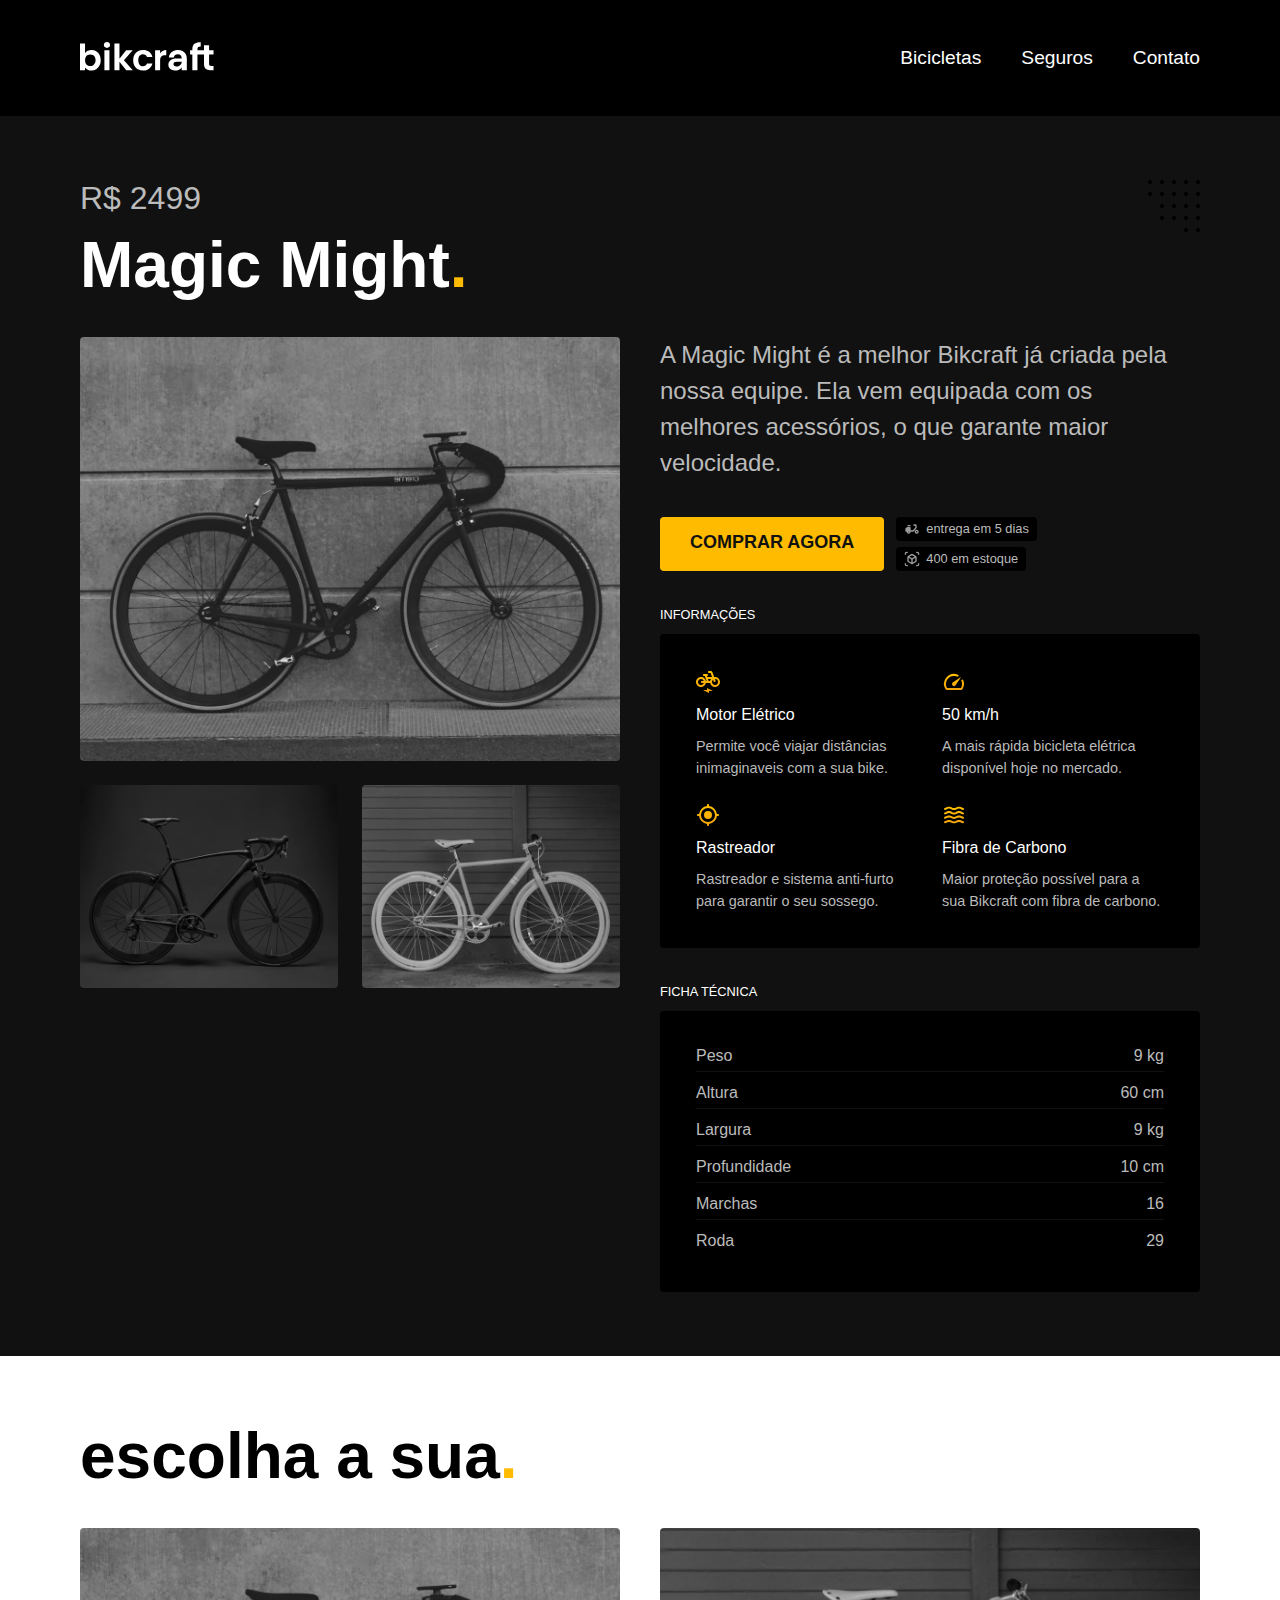
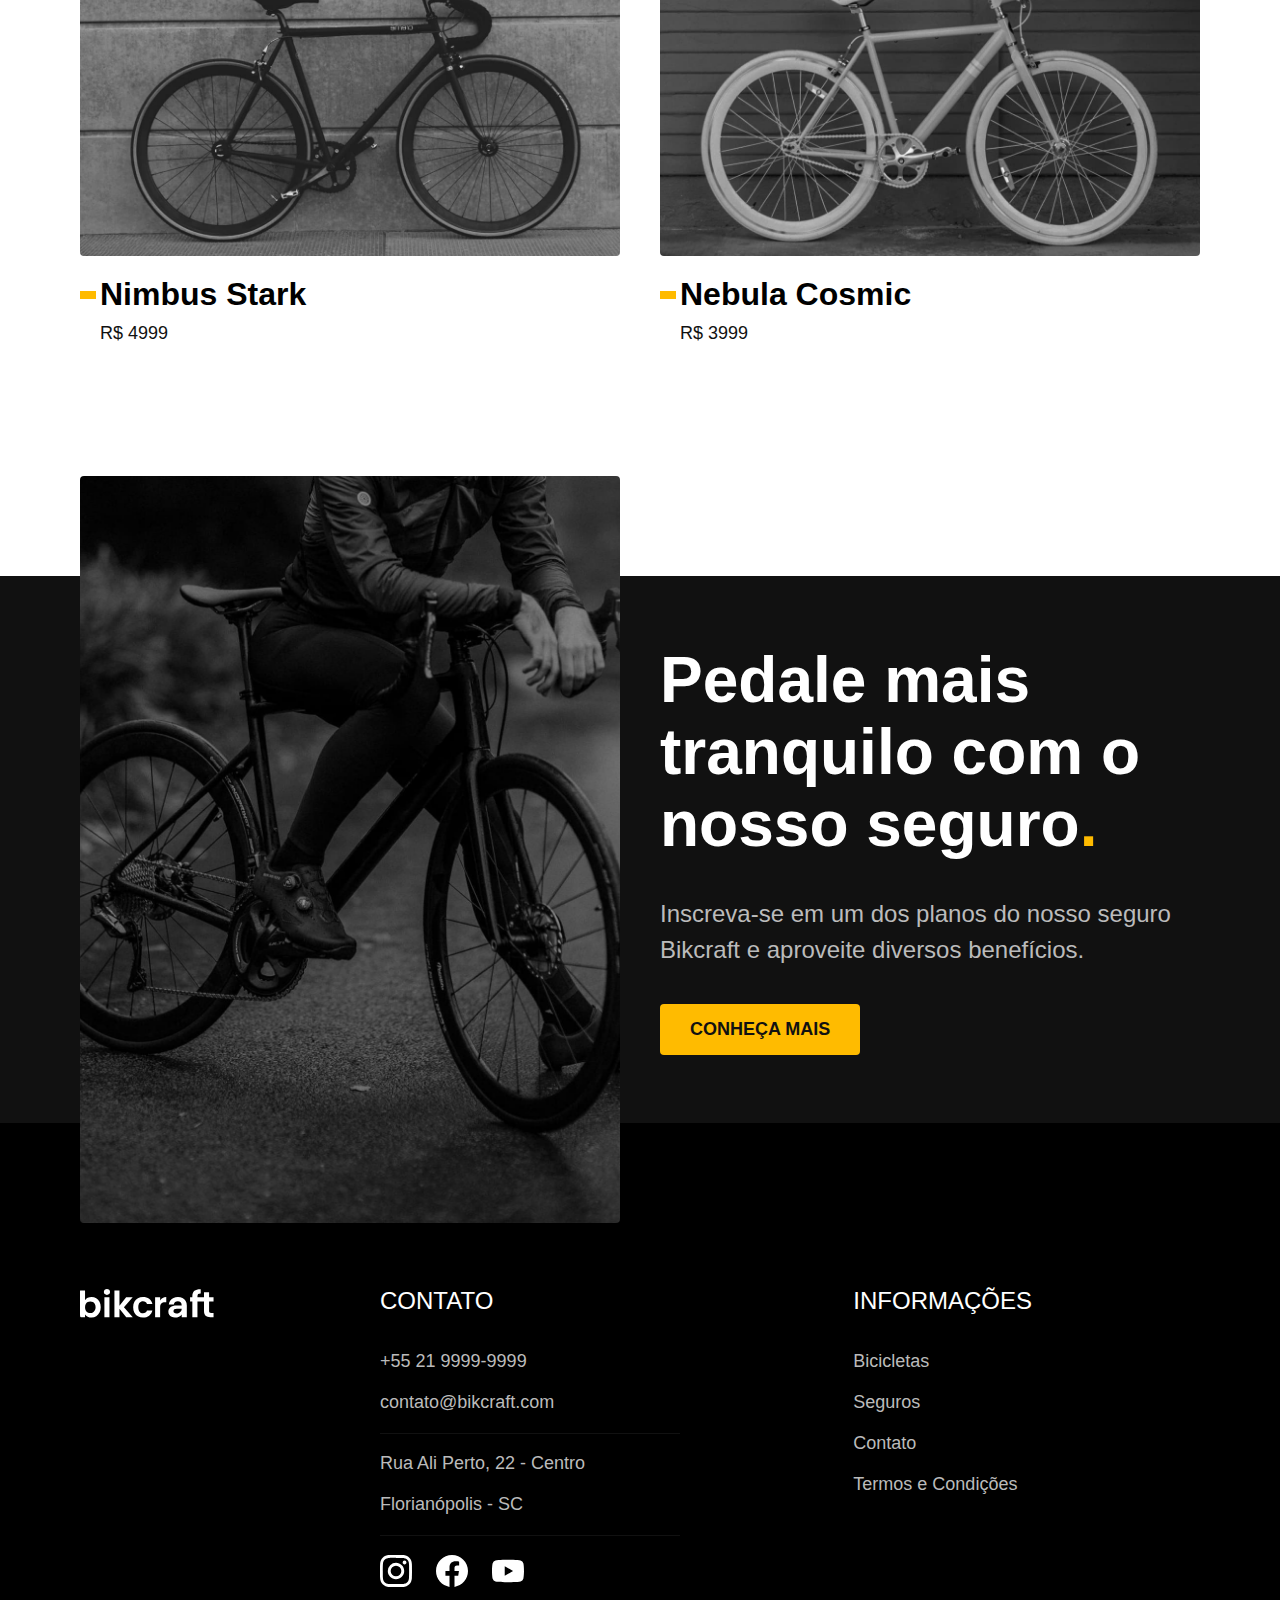
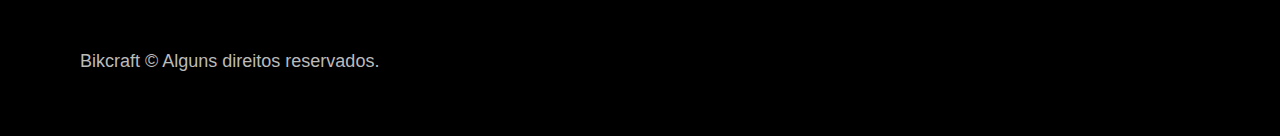
<file: magic.html>
<!DOCTYPE html>
<html lang="en">

<head>
    <meta charset="UTF-8">
    <meta http-equiv="X-UA-Compatible" content="IE=edge">
    <meta name="viewport" content="width=device-width, initial-scale=1.0">

    <title>Magic | Bikcraft</title>

    <meta name="description" content="Magic | Bikcraft">

    <link rel="icon" href="./favicon.svg" type="image/svg+xml">
    <link rel="stylesheet" href="css/style.min.css">
    <script>document.documentElement.classList.add('js')</script>
</head>

<body>
    <header class="header">
        <div class="header-main container">
            <a href="./index.html"> <svg width="136" height="32" fill="none" xmlns="http://www.w3.org/2000/svg">
                    <path
                        d="M5.04 13.196c.648-.96 1.536-1.74 2.664-2.34 1.152-.6 2.46-.9 3.924-.9 1.704 0 3.24.42 4.608 1.26 1.392.84 2.484 2.04 3.276 3.6.816 1.536 1.224 3.324 1.224 5.364s-.408 3.852-1.224 5.436c-.792 1.56-1.884 2.772-3.276 3.636-1.368.864-2.904 1.296-4.608 1.296-1.488 0-2.796-.288-3.924-.864-1.104-.6-1.992-1.368-2.664-2.304v2.844H0V3.584h5.04v9.612Zm10.548 6.984c0-1.2-.252-2.232-.756-3.096-.48-.888-1.128-1.56-1.944-2.016a5.104 5.104 0 0 0-2.592-.684c-.912 0-1.776.24-2.592.72-.792.456-1.44 1.128-1.944 2.016-.48.888-.72 1.932-.72 3.132 0 1.2.24 2.244.72 3.132.504.888 1.152 1.572 1.944 2.052.816.456 1.68.684 2.592.684.936 0 1.8-.24 2.592-.72.816-.48 1.464-1.164 1.944-2.052.504-.888.756-1.944.756-3.168ZM26.954 7.904c-.888 0-1.632-.276-2.232-.828-.576-.576-.864-1.284-.864-2.124 0-.84.288-1.536.864-2.088.6-.576 1.344-.864 2.232-.864.888 0 1.62.288 2.196.864.6.552.9 1.248.9 2.088 0 .84-.3 1.548-.9 2.124-.576.552-1.308.828-2.196.828Zm2.484 2.376v19.944h-5.04V10.28h5.04Zm16.788 19.944-6.768-8.496v8.496h-5.04V3.584h5.04V18.74l6.696-8.46h6.552l-8.784 10.008 8.856 9.936h-6.552Zm6.919-9.972c0-2.064.42-3.864 1.26-5.4.84-1.56 2.004-2.76 3.492-3.6 1.488-.864 3.192-1.296 5.112-1.296 2.472 0 4.512.624 6.12 1.872 1.632 1.224 2.724 2.952 3.276 5.184H66.97c-.288-.864-.78-1.536-1.476-2.016-.672-.504-1.512-.756-2.52-.756-1.44 0-2.58.528-3.42 1.584-.84 1.032-1.26 2.508-1.26 4.428 0 1.896.42 3.372 1.26 4.428.84 1.032 1.98 1.548 3.42 1.548 2.04 0 3.372-.912 3.996-2.736h5.436c-.552 2.16-1.644 3.876-3.276 5.148-1.632 1.272-3.672 1.908-6.12 1.908-1.92 0-3.624-.42-5.112-1.26a9.161 9.161 0 0 1-3.492-3.6c-.84-1.56-1.26-3.372-1.26-5.436h-.001Zm26.993-6.876a7.133 7.133 0 0 1 2.52-2.484c1.056-.6 2.256-.9 3.6-.9v5.292h-1.332c-1.584 0-2.784.372-3.6 1.116-.792.744-1.188 2.04-1.188 3.888v9.936h-5.04V10.28h5.04v3.096Zm21.574 14.004c-.552.912-1.452 1.68-2.7 2.304-1.248.6-2.592.9-4.032.9-1.248 0-2.376-.252-3.384-.756s-1.8-1.2-2.376-2.088c-.576-.888-.864-1.908-.864-3.06 0-1.848.684-3.36 2.052-4.536 1.392-1.176 3.468-1.764 6.228-1.764h5.076c-.048-1.272-.42-2.28-1.116-3.024-.672-.768-1.608-1.152-2.808-1.152-1.056 0-1.932.288-2.628.864-.696.552-1.14 1.332-1.332 2.34h-5.04c.24-1.44.756-2.724 1.548-3.852a8.143 8.143 0 0 1 3.168-2.664c1.32-.648 2.796-.972 4.428-.972 1.68 0 3.192.348 4.536 1.044a7.7 7.7 0 0 1 3.204 2.988c.768 1.296 1.152 2.82 1.152 4.572v11.7h-5.112V27.38Zm-5.256-.864c.84 0 1.656-.18 2.448-.54.816-.36 1.488-.9 2.016-1.62.528-.72.792-1.572.792-2.556v-.144h-4.788c-1.152 0-2.016.228-2.592.684-.552.456-.828 1.056-.828 1.8 0 .72.252 1.296.756 1.728.528.432 1.26.648 2.196.648Zm20.997-12.096v15.804h-5.112V14.42h-2.268v-4.14h2.268V9.272c0-2.448.696-4.248 2.088-5.4 1.392-1.152 3.492-1.692 6.3-1.62V6.5c-1.224-.024-2.076.18-2.556.612s-.72 1.212-.72 2.34v.828h6.55V5.348h5.076v4.932h4.464v4.14h-4.464v9.648c0 .672.156 1.164.468 1.476.336.288.888.432 1.656.432h2.34v4.248h-3.168c-4.248 0-6.372-2.064-6.372-6.192V14.42h-6.55Z"
                        fill="var(--second-color)" />
                </svg></a>
            <nav>
                <ul class="header-menu">
                    <li><a href="./bicicletas.html">Bicicletas</a></li>
                    <li><a href="./seguros.html">Seguros</a></li>
                    <li><a href="./contato.html">Contato</a></li>
                </ul>
            </nav>
        </div>
    </header>
    <section class="modelos">
        <div class="container padding">
            <h2 class="mod-title-subtitle fourth-color">R$ 2499</h2>
            <h1 class="title second-color margin-bottom">Magic Might<span class="first-color">.</span></h1>
            <div class="mod-title-detail">
                <svg width="52" height="52" fill="none" xmlns="http://www.w3.org/2000/svg">
                    <path
                        d="M4 14a2 2 0 1 0-4 0 2 2 0 0 0 4 0ZM4 2a2 2 0 1 0-4 0 2 2 0 0 0 4 0Zm12 36a2 2 0 1 0-4 0 2 2 0 0 0 4 0Zm0-12a2 2 0 1 0-4 0 2 2 0 0 0 4 0Zm0-12a2 2 0 1 0-4 0 2 2 0 0 0 4 0Zm0-12a2 2 0 1 0-4 0 2 2 0 0 0 4 0Zm12 36a2 2 0 1 0-4 0 2 2 0 0 0 4 0Zm0-12a2 2 0 1 0-4 0 2 2 0 0 0 4 0Zm0-12a2 2 0 1 0-4 0 2 2 0 0 0 4 0Zm0-12a2 2 0 1 0-4 0 2 2 0 0 0 4 0Zm12 48a2 2 0 1 0-4 0 2 2 0 0 0 4 0Zm0-12a2 2 0 1 0-4 0 2 2 0 0 0 4 0Zm0-12a2 2 0 1 0-4 0 2 2 0 0 0 4 0Zm0-12a2 2 0 1 0-4 0 2 2 0 0 0 4 0Zm0-12a2 2 0 1 0-4 0 2 2 0 0 0 4 0Zm12 48a2 2 0 1 0-4 0 2 2 0 0 0 4 0Zm0-12a2 2 0 1 0-4 0 2 2 0 0 0 4 0Zm0-12a2 2 0 1 0-4 0 2 2 0 0 0 4 0Zm0-12a2 2 0 1 0-4 0 2 2 0 0 0 4 0Zm0-12a2 2 0 1 0-4 0 2 2 0 0 0 4 0Z"
                        fill="var(--third-color)" />
                </svg>
            </div>
            <div class="grid-modelos">
                <div class="mod-main-imgs">
                    <img src="/img/bicicleta/nimbus2.jpg" class="img1" alt="">
                    <img src="/img/bicicleta/nimbus1.jpg" class="img2" alt="">
                    <img src="/img/bicicleta/nimbus3.jpg" class="img3" alt="">
                </div>
                <div class="mod-main-info">
                    <p class="mmi-desc description fourth-color">
                        A Magic Might é a melhor Bikcraft já criada pela nossa equipe. Ela vem equipada com os melhores
                        acessórios, o que garante maior velocidade.
                    </p>
                    <div class="mmi-btn">
                        <a href="./orcamento.html?tipo=bikcraft&produto=magic" class="btn first-bg-btn">
                            comprar agora
                        </a>
                        <ul class="mmi-details">
                            <li class="fourth-color"><img src="/img/icones/entrega.svg" alt="">entrega em 5 dias</li>
                            <li class="fourth-color"><img src="/img/icones/estoque.svg" alt="">400 em estoque</li>
                        </ul>

                    </div>
                    <div class="mmi-info">
                        <p class="mmi-subtitle second-color">informações</p>
                        <ul class="mmi-info-details">
                            <li>
                                <img src="/img/icones/eletrica.svg" alt="">
                                <h3 class="second-color">
                                    Motor Elétrico
                                </h3>
                                <p class="fourth-color">Permite você viajar distâncias inimaginaveis com a sua bike.</p>
                            </li>
                            <li>
                                <img src="/img/icones/velocidade.svg" alt="">
                                <h3 class="second-color">
                                    50 km/h
                                </h3>
                                <p class="fourth-color">A mais rápida bicicleta elétrica disponível hoje no mercado.</p>
                            </li>
                            <li>
                                <img src="/img/icones/rastreador.svg" alt="">
                                <h3 class="second-color">
                                    Rastreador
                                </h3>
                                <p class="fourth-color">Rastreador e sistema anti-furto para garantir o seu sossego.</p>
                            </li>
                            <li>
                                <img src="/img/icones/carbono.svg" alt="">
                                <h3 class="second-color">
                                    Fibra de Carbono
                                </h3>
                                <p class="fourth-color">Maior proteção possível para a sua Bikcraft com fibra de
                                    carbono.</p>
                            </li>
                        </ul>
                    </div>
                    <div class="mmi-ficha">
                        <p class="mmi-subtitle second-color">ficha técnica</p>
                        <ul class="mmi-ficha-details fourth-color">
                            <li>
                                <p>Peso</p>
                                <span>9 kg</span>
                            </li>
                            <li>
                                <p>Altura</p>
                                <span>60 cm</span>
                            </li>
                            <li>
                                <p>Largura</p>
                                <span>9 kg</span>
                            </li>
                            <li>
                                <p>Profundidade</p>
                                <span>10 cm</span>
                            </li>
                            <li>
                                <p>Marchas</p>
                                <span>16</span>
                            </li>
                            <li>
                                <p>Roda</p>
                                <span>29</span>
                            </li>

                        </ul>
                    </div>
                </div>
            </div>
        </div>
    </section>

    <section class="bikes">
        <div class="container padding">
            <h1 class="title third-color margin-bottom">
                escolha a sua<span class="first-color">.</span>
            </h1>
            <ul class="bikes-list">
                <li class="bikes-bike">
                    <a href="./nimbus.html"><img src="./img/bicicletas/magic.jpg" alt=""></a>
                    <h2 class="bikes-subtitle">
                        <a href="./nimbus.html">Nimbus Stark</a>
                    </h2>
                    <p class="bikes-price">R$ 4999</p>
                </li>
                <li class="bikes-bike">
                    <a href="./nebula.html"><img src="./img/bicicletas/nebula.jpg" alt=""></a>
                    <h2 class="bikes-subtitle"><a href="./nebula.html">Nebula Cosmic</a></h2>
                    <p class="bikes-price">R$ 3999</p>
                </li>
            </ul>
        </div>

    </section>

    <section class="modelos-seguro">
        <div class="container grid padding">
            <div class="introduction-img">
                <img src="./img/fotos/seguros.jpg" alt="">
            </div>
            <div class="mod-seg-info">
                <h1 class="title second-color margin-bottom margin-top">
                    Pedale mais tranquilo com o nosso seguro<span class="first-color">.</span></h1>
                <p class="description margin-bottom">
                    Inscreva-se em um dos planos do nosso seguro Bikcraft e aproveite diversos benefícios.
                </p>
                <a href="./seguros.html" class="btn first-bg-btn margin-bottom checkednimbus">Conheça mais</a>
            </div>
        </div>
    </section>

    <footer class="footer">
        <div class="container padding">
            <div class="footer-grid">
                <div class="footer-logo">
                    <img src="/img/bikcraft.svg" alt="">
                </div>
                <div class="footer-contact">
                    <h2 class="footer-subtitle second-color margin-bottom">contato</h2>
                    <ul class="foo-ctt-ctt fourth-color">
                        <li><a href="tel:+55219999-9999">+55 21 9999-9999</a></li>
                        <li><a href="mailto:contato@bikcraft.com">contato@bikcraft.com</a></li>
                    </ul>
                    <ul class="foo-ctt-adress fourth-color">
                        <li>Rua Ali Perto, 22 - Centro</li>
                        <li>Florianópolis - SC</li>
                    </ul>
                    <ul class="foo-ctt-social">
                        <li><a href="instagram.com">
                                <img src="/img/redes/instagram.svg" alt="">
                            </a></li>
                        <li><a href="facebook.com">
                                <img src="/img/redes/facebook.svg" alt="">
                            </a></li>
                        <li><a href="youtube.com">
                                <img src="/img/redes/youtube.svg" alt="">
                            </a></li>
                    </ul>
                </div>
                <div class="footer-information">
                    <h2 class="footer-subtitle second-color margin-bottom">informações</h2>
                    <ul class="foo-inf-inf">
                        <li><a href="/bicicletas.html">Bicicletas</a></li>
                        <li><a href="/seguros.html">Seguros</a></li>
                        <li><a href="/contato.html">Contato</a></li>
                        <li><a href="/termosecondicoes.html">Termos e Condições</a></li>
                    </ul>
                </div>
            </div>
            <p class="footer-p fourth-color">Bikcraft © Alguns direitos reservados.</p>
        </div>
    </footer>
    <script src="/js/script.js"></script>
</body>

</html>
</file>
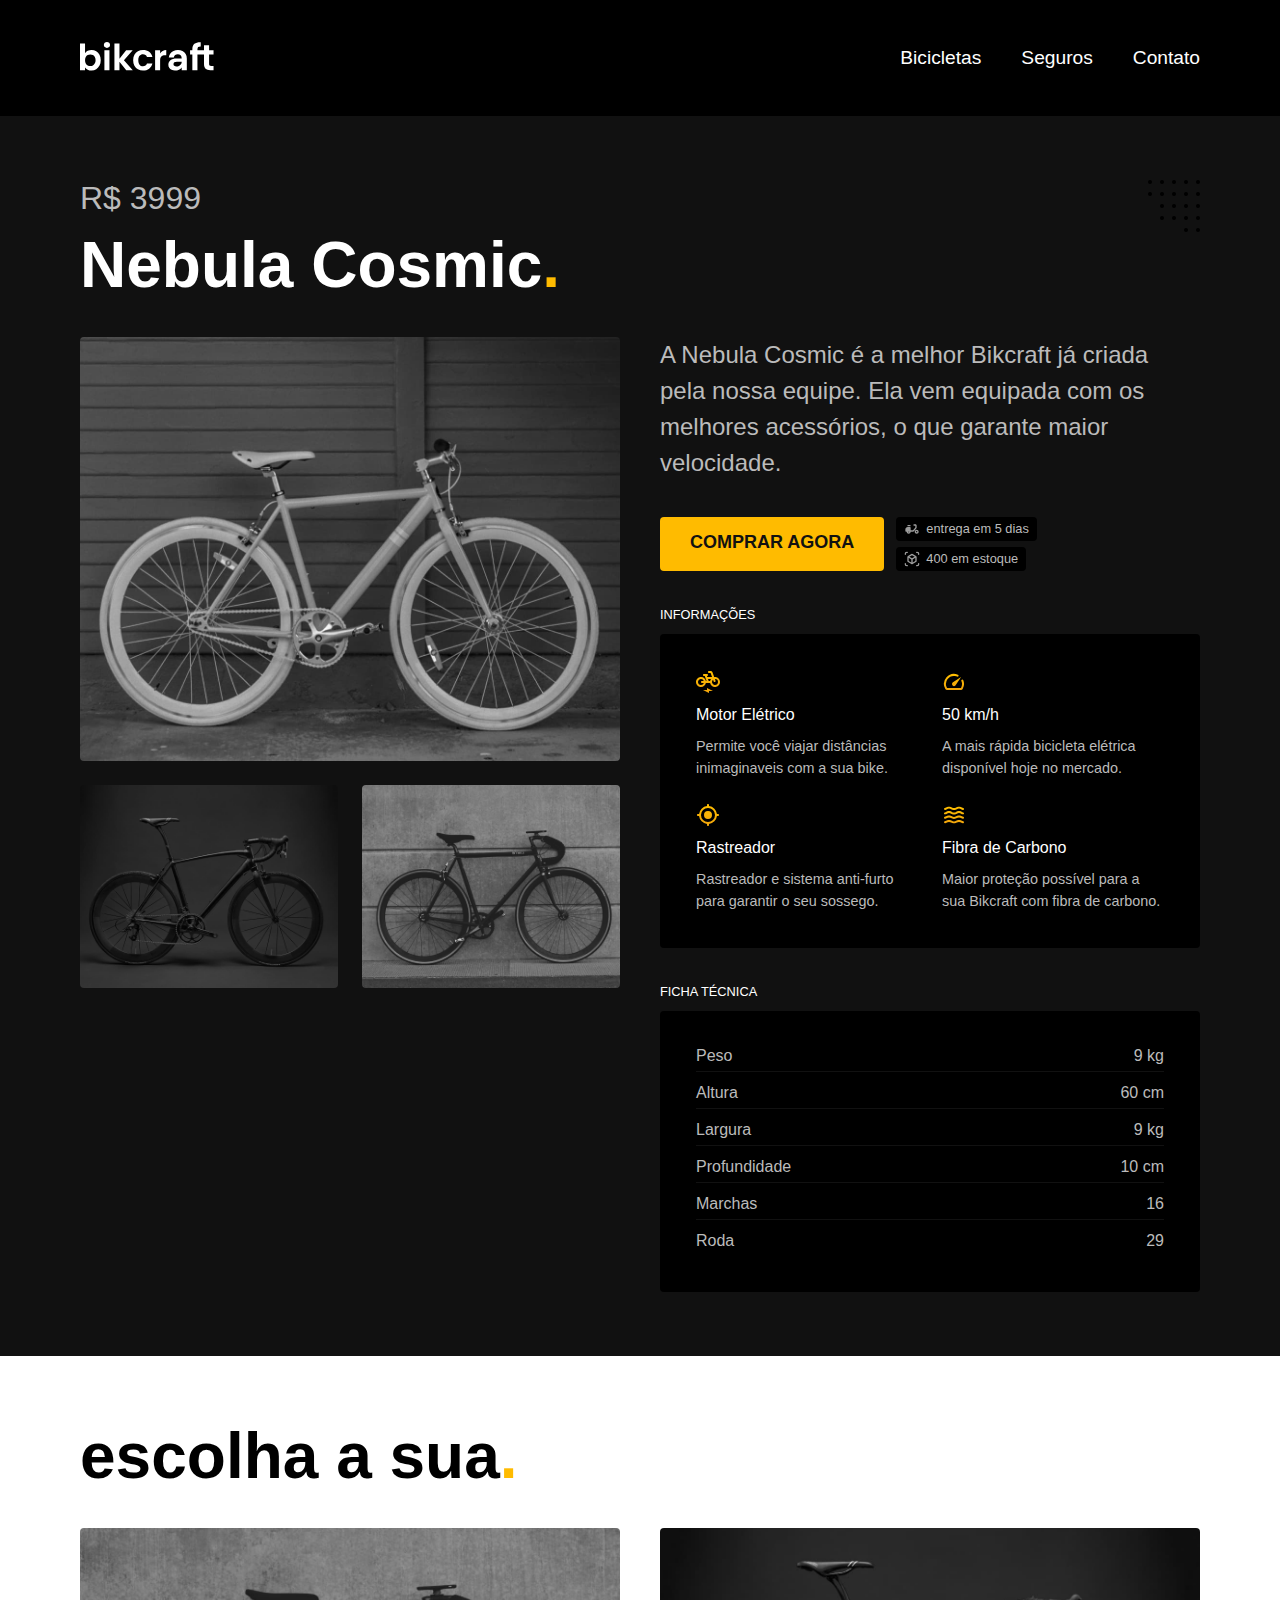
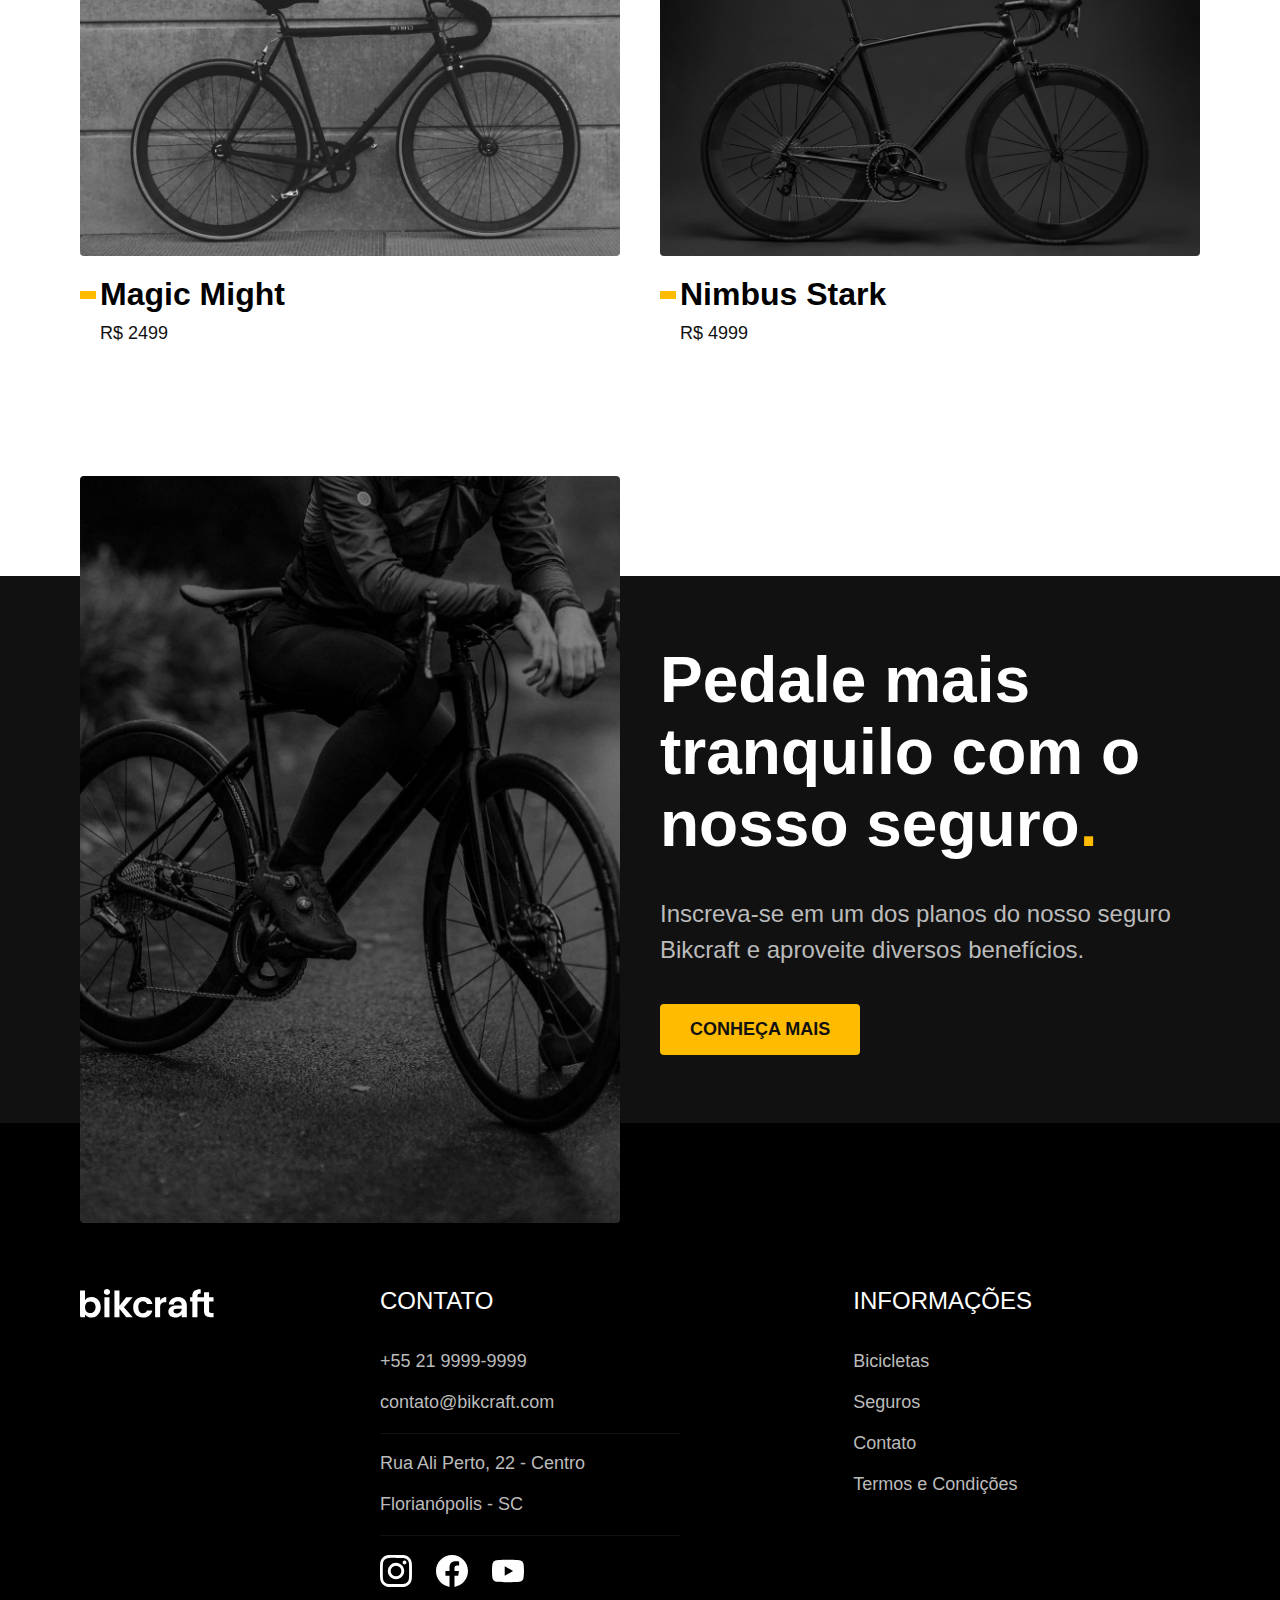
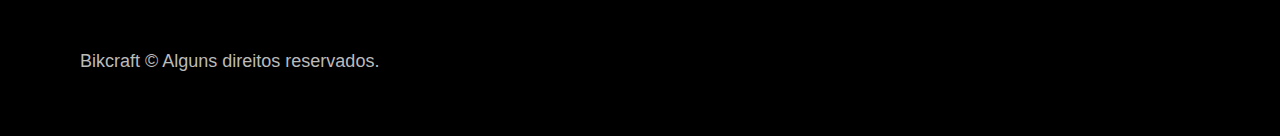
<file: nebula.html>
<!DOCTYPE html>
<html lang="en">

<head>
    <meta charset="UTF-8">
    <meta http-equiv="X-UA-Compatible" content="IE=edge">
    <meta name="viewport" content="width=device-width, initial-scale=1.0">

    <title>Nebula | Bikcraft</title>

    <meta name="description" content="Nebula | Bikcraft">

    <link rel="icon" href="./favicon.svg" type="image/svg+xml">
    <link rel="stylesheet" href="css/style.min.css">
    <script>document.documentElement.classList.add('js')</script>
</head>

<body>
    <header class="header">
        <div class="header-main container">
            <a href="./index.html"> <svg width="136" height="32" fill="none" xmlns="http://www.w3.org/2000/svg">
                    <path
                        d="M5.04 13.196c.648-.96 1.536-1.74 2.664-2.34 1.152-.6 2.46-.9 3.924-.9 1.704 0 3.24.42 4.608 1.26 1.392.84 2.484 2.04 3.276 3.6.816 1.536 1.224 3.324 1.224 5.364s-.408 3.852-1.224 5.436c-.792 1.56-1.884 2.772-3.276 3.636-1.368.864-2.904 1.296-4.608 1.296-1.488 0-2.796-.288-3.924-.864-1.104-.6-1.992-1.368-2.664-2.304v2.844H0V3.584h5.04v9.612Zm10.548 6.984c0-1.2-.252-2.232-.756-3.096-.48-.888-1.128-1.56-1.944-2.016a5.104 5.104 0 0 0-2.592-.684c-.912 0-1.776.24-2.592.72-.792.456-1.44 1.128-1.944 2.016-.48.888-.72 1.932-.72 3.132 0 1.2.24 2.244.72 3.132.504.888 1.152 1.572 1.944 2.052.816.456 1.68.684 2.592.684.936 0 1.8-.24 2.592-.72.816-.48 1.464-1.164 1.944-2.052.504-.888.756-1.944.756-3.168ZM26.954 7.904c-.888 0-1.632-.276-2.232-.828-.576-.576-.864-1.284-.864-2.124 0-.84.288-1.536.864-2.088.6-.576 1.344-.864 2.232-.864.888 0 1.62.288 2.196.864.6.552.9 1.248.9 2.088 0 .84-.3 1.548-.9 2.124-.576.552-1.308.828-2.196.828Zm2.484 2.376v19.944h-5.04V10.28h5.04Zm16.788 19.944-6.768-8.496v8.496h-5.04V3.584h5.04V18.74l6.696-8.46h6.552l-8.784 10.008 8.856 9.936h-6.552Zm6.919-9.972c0-2.064.42-3.864 1.26-5.4.84-1.56 2.004-2.76 3.492-3.6 1.488-.864 3.192-1.296 5.112-1.296 2.472 0 4.512.624 6.12 1.872 1.632 1.224 2.724 2.952 3.276 5.184H66.97c-.288-.864-.78-1.536-1.476-2.016-.672-.504-1.512-.756-2.52-.756-1.44 0-2.58.528-3.42 1.584-.84 1.032-1.26 2.508-1.26 4.428 0 1.896.42 3.372 1.26 4.428.84 1.032 1.98 1.548 3.42 1.548 2.04 0 3.372-.912 3.996-2.736h5.436c-.552 2.16-1.644 3.876-3.276 5.148-1.632 1.272-3.672 1.908-6.12 1.908-1.92 0-3.624-.42-5.112-1.26a9.161 9.161 0 0 1-3.492-3.6c-.84-1.56-1.26-3.372-1.26-5.436h-.001Zm26.993-6.876a7.133 7.133 0 0 1 2.52-2.484c1.056-.6 2.256-.9 3.6-.9v5.292h-1.332c-1.584 0-2.784.372-3.6 1.116-.792.744-1.188 2.04-1.188 3.888v9.936h-5.04V10.28h5.04v3.096Zm21.574 14.004c-.552.912-1.452 1.68-2.7 2.304-1.248.6-2.592.9-4.032.9-1.248 0-2.376-.252-3.384-.756s-1.8-1.2-2.376-2.088c-.576-.888-.864-1.908-.864-3.06 0-1.848.684-3.36 2.052-4.536 1.392-1.176 3.468-1.764 6.228-1.764h5.076c-.048-1.272-.42-2.28-1.116-3.024-.672-.768-1.608-1.152-2.808-1.152-1.056 0-1.932.288-2.628.864-.696.552-1.14 1.332-1.332 2.34h-5.04c.24-1.44.756-2.724 1.548-3.852a8.143 8.143 0 0 1 3.168-2.664c1.32-.648 2.796-.972 4.428-.972 1.68 0 3.192.348 4.536 1.044a7.7 7.7 0 0 1 3.204 2.988c.768 1.296 1.152 2.82 1.152 4.572v11.7h-5.112V27.38Zm-5.256-.864c.84 0 1.656-.18 2.448-.54.816-.36 1.488-.9 2.016-1.62.528-.72.792-1.572.792-2.556v-.144h-4.788c-1.152 0-2.016.228-2.592.684-.552.456-.828 1.056-.828 1.8 0 .72.252 1.296.756 1.728.528.432 1.26.648 2.196.648Zm20.997-12.096v15.804h-5.112V14.42h-2.268v-4.14h2.268V9.272c0-2.448.696-4.248 2.088-5.4 1.392-1.152 3.492-1.692 6.3-1.62V6.5c-1.224-.024-2.076.18-2.556.612s-.72 1.212-.72 2.34v.828h6.55V5.348h5.076v4.932h4.464v4.14h-4.464v9.648c0 .672.156 1.164.468 1.476.336.288.888.432 1.656.432h2.34v4.248h-3.168c-4.248 0-6.372-2.064-6.372-6.192V14.42h-6.55Z"
                        fill="var(--second-color)" />
                </svg></a>
            <nav>
                <ul class="header-menu">
                    <li><a href="./bicicletas.html">Bicicletas</a></li>
                    <li><a href="./seguros.html">Seguros</a></li>
                    <li><a href="./contato.html">Contato</a></li>
                </ul>
            </nav>
        </div>
    </header>
    <section class="modelos">
        <div class="container padding">
            <h2 class="mod-title-subtitle fourth-color">R$ 3999</h2>
            <h1 class="title second-color margin-bottom">Nebula Cosmic<span class="first-color">.</span></h1>
            <div class="mod-title-detail">
                <svg width="52" height="52" fill="none" xmlns="http://www.w3.org/2000/svg">
                    <path
                        d="M4 14a2 2 0 1 0-4 0 2 2 0 0 0 4 0ZM4 2a2 2 0 1 0-4 0 2 2 0 0 0 4 0Zm12 36a2 2 0 1 0-4 0 2 2 0 0 0 4 0Zm0-12a2 2 0 1 0-4 0 2 2 0 0 0 4 0Zm0-12a2 2 0 1 0-4 0 2 2 0 0 0 4 0Zm0-12a2 2 0 1 0-4 0 2 2 0 0 0 4 0Zm12 36a2 2 0 1 0-4 0 2 2 0 0 0 4 0Zm0-12a2 2 0 1 0-4 0 2 2 0 0 0 4 0Zm0-12a2 2 0 1 0-4 0 2 2 0 0 0 4 0Zm0-12a2 2 0 1 0-4 0 2 2 0 0 0 4 0Zm12 48a2 2 0 1 0-4 0 2 2 0 0 0 4 0Zm0-12a2 2 0 1 0-4 0 2 2 0 0 0 4 0Zm0-12a2 2 0 1 0-4 0 2 2 0 0 0 4 0Zm0-12a2 2 0 1 0-4 0 2 2 0 0 0 4 0Zm0-12a2 2 0 1 0-4 0 2 2 0 0 0 4 0Zm12 48a2 2 0 1 0-4 0 2 2 0 0 0 4 0Zm0-12a2 2 0 1 0-4 0 2 2 0 0 0 4 0Zm0-12a2 2 0 1 0-4 0 2 2 0 0 0 4 0Zm0-12a2 2 0 1 0-4 0 2 2 0 0 0 4 0Zm0-12a2 2 0 1 0-4 0 2 2 0 0 0 4 0Z"
                        fill="var(--third-color)" />
                </svg>
            </div>
            <div class="grid-modelos">
                <div class="mod-main-imgs">
                    <img src="/img/bicicleta/nimbus3.jpg" class="img1" alt="">
                    <img src="/img/bicicleta/nimbus1.jpg" class="img2" alt="">
                    <img src="/img/bicicleta/nimbus2.jpg" class="img3" alt="">
                </div>
                <div class="mod-main-info">
                    <p class="mmi-desc description fourth-color">
                        A Nebula Cosmic é a melhor Bikcraft já criada pela nossa equipe. Ela vem equipada com os
                        melhores
                        acessórios, o que garante maior velocidade.
                    </p>
                    <div class="mmi-btn">
                        <a href="./orcamento.html?tipo=bikcraft&produto=nebula" class="btn first-bg-btn">
                            comprar agora
                        </a>
                        <ul class="mmi-details">
                            <li class="fourth-color"><img src="/img/icones/entrega.svg" alt="">entrega em 5 dias</li>
                            <li class="fourth-color"><img src="/img/icones/estoque.svg" alt="">400 em estoque</li>
                        </ul>

                    </div>
                    <div class="mmi-info">
                        <p class="mmi-subtitle second-color">informações</p>
                        <ul class="mmi-info-details">
                            <li>
                                <img src="/img/icones/eletrica.svg" alt="">
                                <h3 class="second-color">
                                    Motor Elétrico
                                </h3>
                                <p class="fourth-color">Permite você viajar distâncias inimaginaveis com a sua bike.</p>
                            </li>
                            <li>
                                <img src="/img/icones/velocidade.svg" alt="">
                                <h3 class="second-color">
                                    50 km/h
                                </h3>
                                <p class="fourth-color">A mais rápida bicicleta elétrica disponível hoje no mercado.</p>
                            </li>
                            <li>
                                <img src="/img/icones/rastreador.svg" alt="">
                                <h3 class="second-color">
                                    Rastreador
                                </h3>
                                <p class="fourth-color">Rastreador e sistema anti-furto para garantir o seu sossego.</p>
                            </li>
                            <li>
                                <img src="/img/icones/carbono.svg" alt="">
                                <h3 class="second-color">
                                    Fibra de Carbono
                                </h3>
                                <p class="fourth-color">Maior proteção possível para a sua Bikcraft com fibra de
                                    carbono.</p>
                            </li>
                        </ul>
                    </div>
                    <div class="mmi-ficha">
                        <p class="mmi-subtitle second-color">ficha técnica</p>
                        <ul class="mmi-ficha-details fourth-color">
                            <li>
                                <p>Peso</p>
                                <span>9 kg</span>
                            </li>
                            <li>
                                <p>Altura</p>
                                <span>60 cm</span>
                            </li>
                            <li>
                                <p>Largura</p>
                                <span>9 kg</span>
                            </li>
                            <li>
                                <p>Profundidade</p>
                                <span>10 cm</span>
                            </li>
                            <li>
                                <p>Marchas</p>
                                <span>16</span>
                            </li>
                            <li>
                                <p>Roda</p>
                                <span>29</span>
                            </li>

                        </ul>
                    </div>
                </div>
            </div>
        </div>
    </section>

    <section class="bikes">
        <div class="container padding">
            <h1 class="title third-color margin-bottom">
                escolha a sua<span class="first-color">.</span>
            </h1>
            <ul class="bikes-list">
                <li class="bikes-bike">
                    <a href="./magic.html"><img src="./img/bicicletas/magic.jpg" alt=""></a>
                    <h2 class="bikes-subtitle">
                        <a href="./magic.html">Magic Might</a>
                    </h2>
                    <p class="bikes-price">R$ 2499</p>
                </li>
                <li class="bikes-bike">
                    <a href="./nimbus.html"><img src="./img/bicicletas/nimbus.jpg" alt=""></a>
                    <h2 class="bikes-subtitle"><a href="./nimbus.html">Nimbus Stark</a></h2>
                    <p class="bikes-price">R$ 4999</p>
                </li>
            </ul>
        </div>

    </section>

    <section class="modelos-seguro">
        <div class="container grid padding">
            <div class="introduction-img">
                <img src="./img/fotos/seguros.jpg" alt="">
            </div>
            <div class="mod-seg-info">
                <h1 class="title second-color margin-bottom margin-top">
                    Pedale mais tranquilo com o nosso seguro<span class="first-color">.</span></h1>
                <p class="description margin-bottom">
                    Inscreva-se em um dos planos do nosso seguro Bikcraft e aproveite diversos benefícios.
                </p>
                <a href="./seguros.html" class="btn first-bg-btn margin-bottom">Conheça mais</a>
            </div>
        </div>
    </section>

    <footer class="footer">
        <div class="container padding">
            <div class="footer-grid">
                <div class="footer-logo">
                    <img src="/img/bikcraft.svg" alt="">
                </div>
                <div class="footer-contact">
                    <h2 class="footer-subtitle second-color margin-bottom">contato</h2>
                    <ul class="foo-ctt-ctt fourth-color">
                        <li><a href="tel:+55219999-9999">+55 21 9999-9999</a></li>
                        <li><a href="mailto:contato@bikcraft.com">contato@bikcraft.com</a></li>
                    </ul>
                    <ul class="foo-ctt-adress fourth-color">
                        <li>Rua Ali Perto, 22 - Centro</li>
                        <li>Florianópolis - SC</li>
                    </ul>
                    <ul class="foo-ctt-social">
                        <li><a href="instagram.com">
                                <img src="/img/redes/instagram.svg" alt="">
                            </a></li>
                        <li><a href="facebook.com">
                                <img src="/img/redes/facebook.svg" alt="">
                            </a></li>
                        <li><a href="youtube.com">
                                <img src="/img/redes/youtube.svg" alt="">
                            </a></li>
                    </ul>
                </div>
                <div class="footer-information">
                    <h2 class="footer-subtitle second-color margin-bottom">informações</h2>
                    <ul class="foo-inf-inf">
                        <li><a href="/bicicletas.html">Bicicletas</a></li>
                        <li><a href="/seguros.html">Seguros</a></li>
                        <li><a href="/contato.html">Contato</a></li>
                        <li><a href="/termosecondicoes.html">Termos e Condições</a></li>
                    </ul>
                </div>
            </div>
            <p class="footer-p fourth-color">Bikcraft © Alguns direitos reservados.</p>
        </div>
    </footer>
    <script src="/js/script.js"></script>
</body>

</html>
</file>
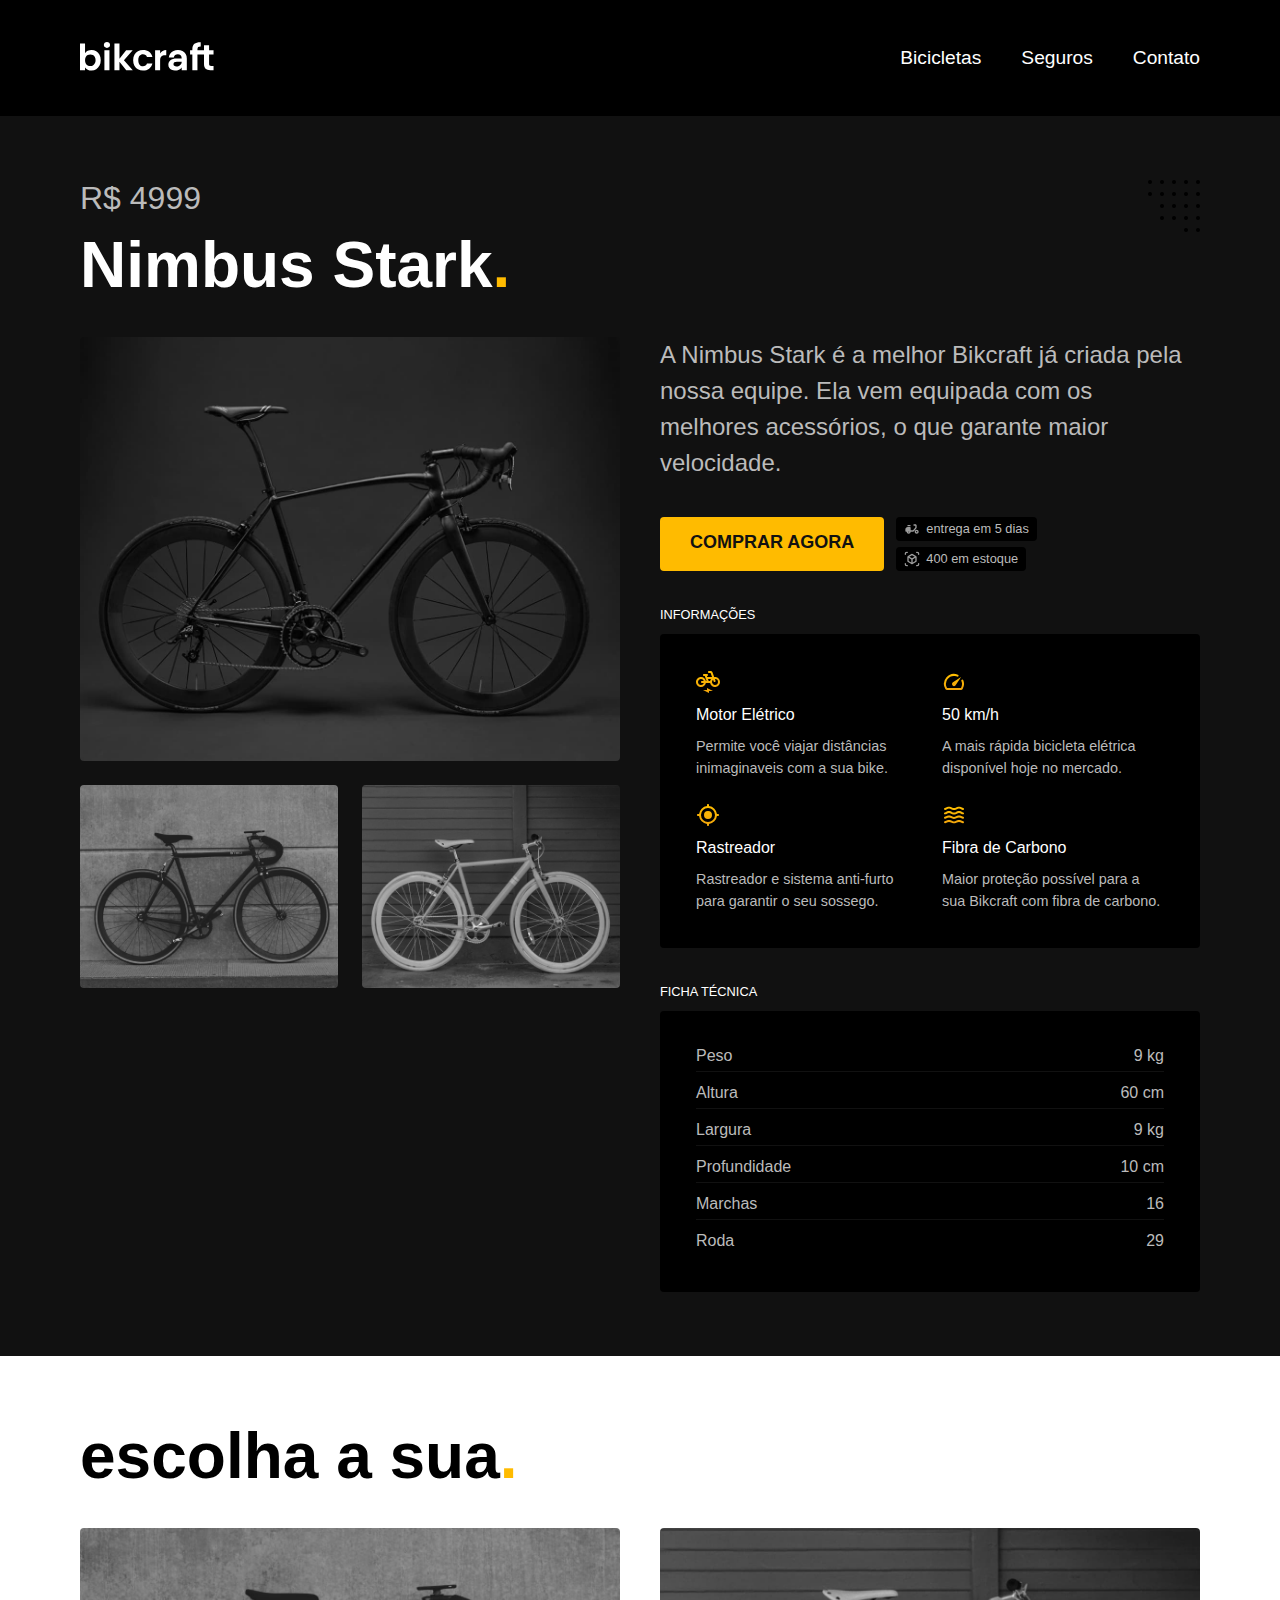
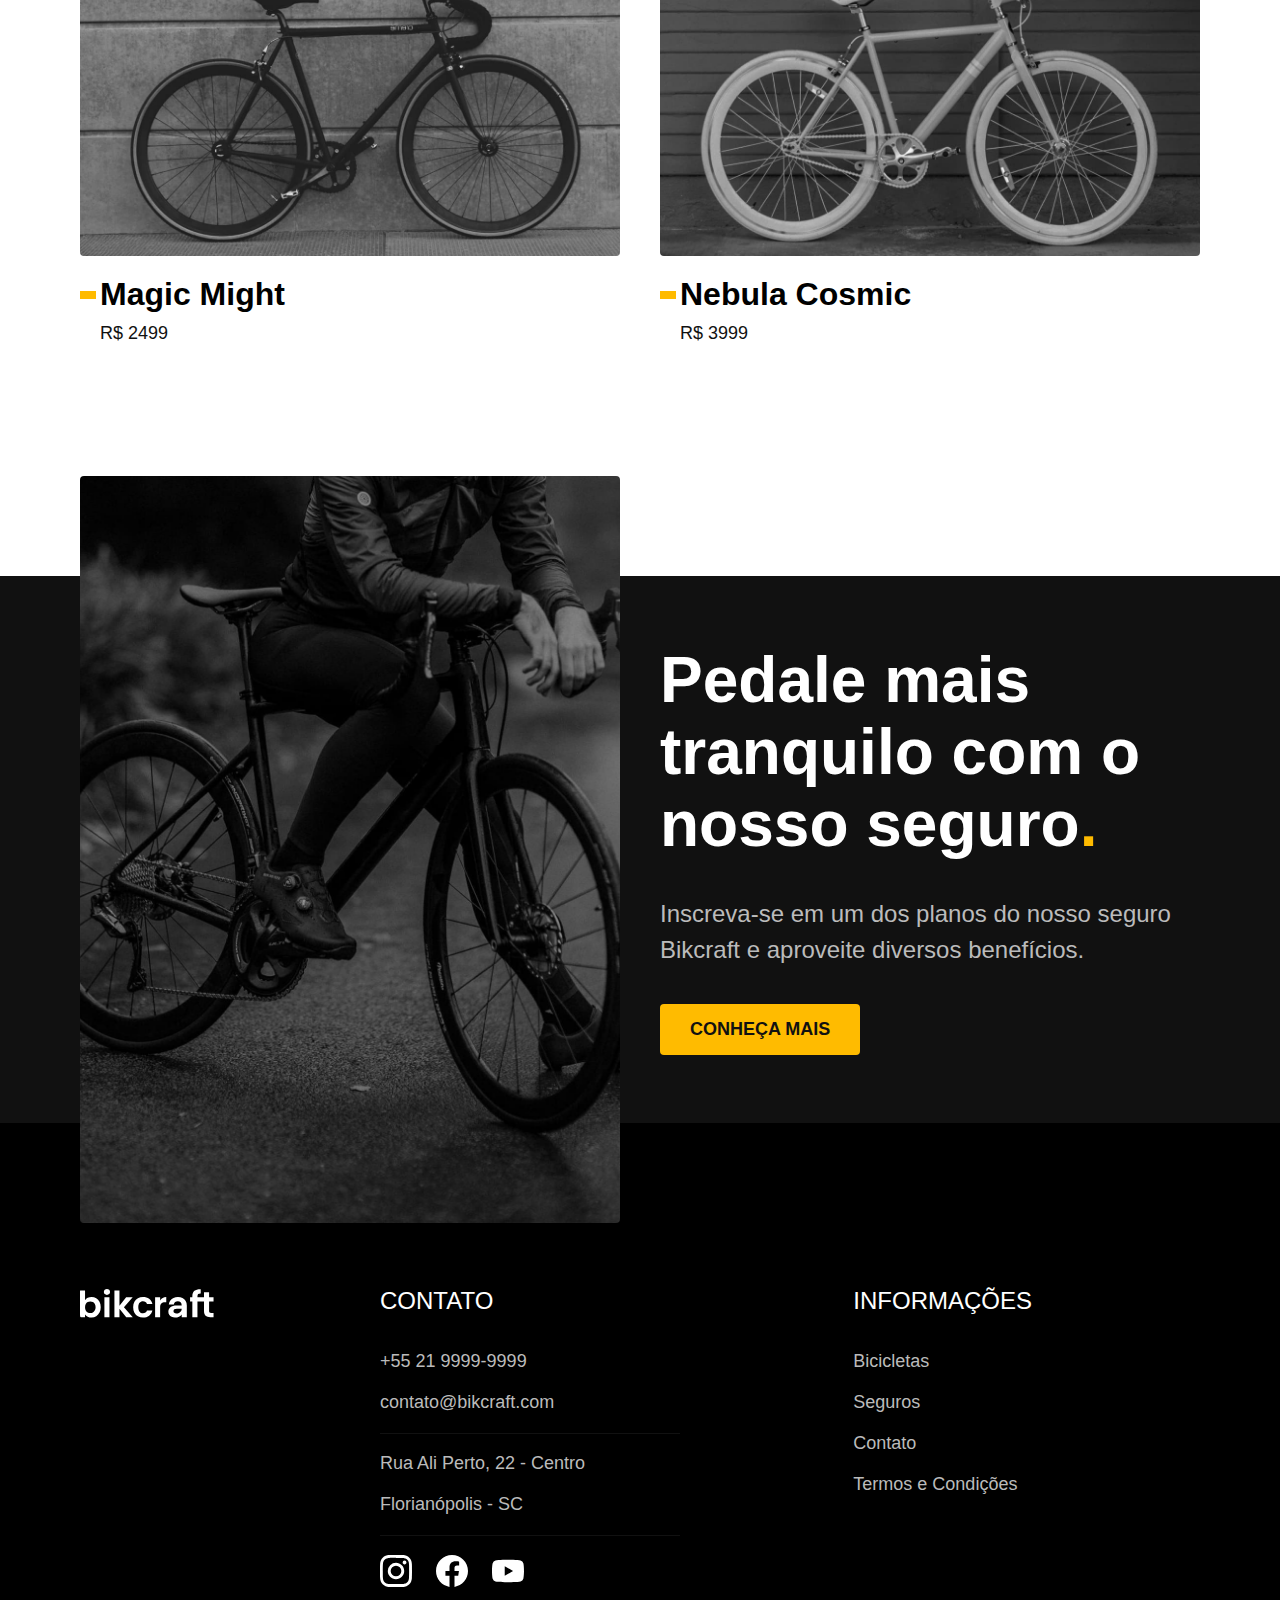
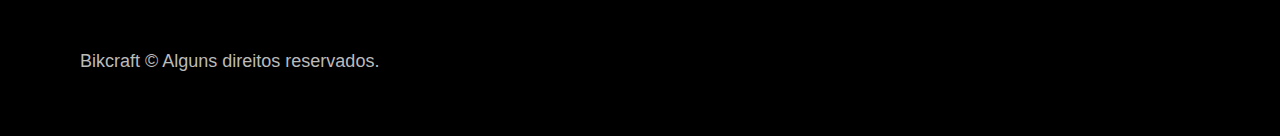
<file: nimbus.html>
<!DOCTYPE html>
<html lang="en">

<head>
    <meta charset="UTF-8">
    <meta http-equiv="X-UA-Compatible" content="IE=edge">
    <meta name="viewport" content="width=device-width, initial-scale=1.0">

    <title>Nimbus | Bikcraft</title>

    <meta name="description" content="Nimbus | Bikcraft">

    <link rel="icon" href="./favicon.svg" type="image/svg+xml">
    <link rel="stylesheet" href="css/style.min.css">
    <script>document.documentElement.classList.add('js')</script>
</head>

<body>
    <header class="header">
        <div class="header-main container">
            <a href="./index.html"> <svg width="136" height="32" fill="none" xmlns="http://www.w3.org/2000/svg">
                    <path
                        d="M5.04 13.196c.648-.96 1.536-1.74 2.664-2.34 1.152-.6 2.46-.9 3.924-.9 1.704 0 3.24.42 4.608 1.26 1.392.84 2.484 2.04 3.276 3.6.816 1.536 1.224 3.324 1.224 5.364s-.408 3.852-1.224 5.436c-.792 1.56-1.884 2.772-3.276 3.636-1.368.864-2.904 1.296-4.608 1.296-1.488 0-2.796-.288-3.924-.864-1.104-.6-1.992-1.368-2.664-2.304v2.844H0V3.584h5.04v9.612Zm10.548 6.984c0-1.2-.252-2.232-.756-3.096-.48-.888-1.128-1.56-1.944-2.016a5.104 5.104 0 0 0-2.592-.684c-.912 0-1.776.24-2.592.72-.792.456-1.44 1.128-1.944 2.016-.48.888-.72 1.932-.72 3.132 0 1.2.24 2.244.72 3.132.504.888 1.152 1.572 1.944 2.052.816.456 1.68.684 2.592.684.936 0 1.8-.24 2.592-.72.816-.48 1.464-1.164 1.944-2.052.504-.888.756-1.944.756-3.168ZM26.954 7.904c-.888 0-1.632-.276-2.232-.828-.576-.576-.864-1.284-.864-2.124 0-.84.288-1.536.864-2.088.6-.576 1.344-.864 2.232-.864.888 0 1.62.288 2.196.864.6.552.9 1.248.9 2.088 0 .84-.3 1.548-.9 2.124-.576.552-1.308.828-2.196.828Zm2.484 2.376v19.944h-5.04V10.28h5.04Zm16.788 19.944-6.768-8.496v8.496h-5.04V3.584h5.04V18.74l6.696-8.46h6.552l-8.784 10.008 8.856 9.936h-6.552Zm6.919-9.972c0-2.064.42-3.864 1.26-5.4.84-1.56 2.004-2.76 3.492-3.6 1.488-.864 3.192-1.296 5.112-1.296 2.472 0 4.512.624 6.12 1.872 1.632 1.224 2.724 2.952 3.276 5.184H66.97c-.288-.864-.78-1.536-1.476-2.016-.672-.504-1.512-.756-2.52-.756-1.44 0-2.58.528-3.42 1.584-.84 1.032-1.26 2.508-1.26 4.428 0 1.896.42 3.372 1.26 4.428.84 1.032 1.98 1.548 3.42 1.548 2.04 0 3.372-.912 3.996-2.736h5.436c-.552 2.16-1.644 3.876-3.276 5.148-1.632 1.272-3.672 1.908-6.12 1.908-1.92 0-3.624-.42-5.112-1.26a9.161 9.161 0 0 1-3.492-3.6c-.84-1.56-1.26-3.372-1.26-5.436h-.001Zm26.993-6.876a7.133 7.133 0 0 1 2.52-2.484c1.056-.6 2.256-.9 3.6-.9v5.292h-1.332c-1.584 0-2.784.372-3.6 1.116-.792.744-1.188 2.04-1.188 3.888v9.936h-5.04V10.28h5.04v3.096Zm21.574 14.004c-.552.912-1.452 1.68-2.7 2.304-1.248.6-2.592.9-4.032.9-1.248 0-2.376-.252-3.384-.756s-1.8-1.2-2.376-2.088c-.576-.888-.864-1.908-.864-3.06 0-1.848.684-3.36 2.052-4.536 1.392-1.176 3.468-1.764 6.228-1.764h5.076c-.048-1.272-.42-2.28-1.116-3.024-.672-.768-1.608-1.152-2.808-1.152-1.056 0-1.932.288-2.628.864-.696.552-1.14 1.332-1.332 2.34h-5.04c.24-1.44.756-2.724 1.548-3.852a8.143 8.143 0 0 1 3.168-2.664c1.32-.648 2.796-.972 4.428-.972 1.68 0 3.192.348 4.536 1.044a7.7 7.7 0 0 1 3.204 2.988c.768 1.296 1.152 2.82 1.152 4.572v11.7h-5.112V27.38Zm-5.256-.864c.84 0 1.656-.18 2.448-.54.816-.36 1.488-.9 2.016-1.62.528-.72.792-1.572.792-2.556v-.144h-4.788c-1.152 0-2.016.228-2.592.684-.552.456-.828 1.056-.828 1.8 0 .72.252 1.296.756 1.728.528.432 1.26.648 2.196.648Zm20.997-12.096v15.804h-5.112V14.42h-2.268v-4.14h2.268V9.272c0-2.448.696-4.248 2.088-5.4 1.392-1.152 3.492-1.692 6.3-1.62V6.5c-1.224-.024-2.076.18-2.556.612s-.72 1.212-.72 2.34v.828h6.55V5.348h5.076v4.932h4.464v4.14h-4.464v9.648c0 .672.156 1.164.468 1.476.336.288.888.432 1.656.432h2.34v4.248h-3.168c-4.248 0-6.372-2.064-6.372-6.192V14.42h-6.55Z"
                        fill="var(--second-color)" />
                </svg></a>
            <nav>
                <ul class="header-menu">
                    <li><a href="./bicicletas.html">Bicicletas</a></li>
                    <li><a href="./seguros.html">Seguros</a></li>
                    <li><a href="./contato.html">Contato</a></li>
                </ul>
            </nav>
        </div>
    </header>
    <section class="modelos">
        <div class="container padding">
            <h2 class="mod-title-subtitle fourth-color">R$ 4999</h2>
            <h1 class="title second-color margin-bottom">Nimbus Stark<span class="first-color">.</span></h1>
            <div class="mod-title-detail">
                <svg width="52" height="52" fill="none" xmlns="http://www.w3.org/2000/svg">
                    <path
                        d="M4 14a2 2 0 1 0-4 0 2 2 0 0 0 4 0ZM4 2a2 2 0 1 0-4 0 2 2 0 0 0 4 0Zm12 36a2 2 0 1 0-4 0 2 2 0 0 0 4 0Zm0-12a2 2 0 1 0-4 0 2 2 0 0 0 4 0Zm0-12a2 2 0 1 0-4 0 2 2 0 0 0 4 0Zm0-12a2 2 0 1 0-4 0 2 2 0 0 0 4 0Zm12 36a2 2 0 1 0-4 0 2 2 0 0 0 4 0Zm0-12a2 2 0 1 0-4 0 2 2 0 0 0 4 0Zm0-12a2 2 0 1 0-4 0 2 2 0 0 0 4 0Zm0-12a2 2 0 1 0-4 0 2 2 0 0 0 4 0Zm12 48a2 2 0 1 0-4 0 2 2 0 0 0 4 0Zm0-12a2 2 0 1 0-4 0 2 2 0 0 0 4 0Zm0-12a2 2 0 1 0-4 0 2 2 0 0 0 4 0Zm0-12a2 2 0 1 0-4 0 2 2 0 0 0 4 0Zm0-12a2 2 0 1 0-4 0 2 2 0 0 0 4 0Zm12 48a2 2 0 1 0-4 0 2 2 0 0 0 4 0Zm0-12a2 2 0 1 0-4 0 2 2 0 0 0 4 0Zm0-12a2 2 0 1 0-4 0 2 2 0 0 0 4 0Zm0-12a2 2 0 1 0-4 0 2 2 0 0 0 4 0Zm0-12a2 2 0 1 0-4 0 2 2 0 0 0 4 0Z"
                        fill="var(--third-color)" />
                </svg>
            </div>
            <div class="grid-modelos">
                <div class="mod-main-imgs">
                    <img src="/img/bicicleta/nimbus1.jpg" class="img1" alt="">
                    <img src="/img/bicicleta/nimbus2.jpg" class="img2" alt="">
                    <img src="/img/bicicleta/nimbus3.jpg" class="img3" alt="">
                </div>
                <div class="mod-main-info">
                    <p class="mmi-desc description fourth-color">
                        A Nimbus Stark é a melhor Bikcraft já criada pela nossa equipe. Ela vem equipada com os melhores
                        acessórios, o que garante maior velocidade.
                    </p>
                    <div class="mmi-btn">
                        <a href="./orcamento.html?tipo=bikcraft&produto=nimbus" class="btn first-bg-btn">
                            comprar agora
                        </a>
                        <ul class="mmi-details">
                            <li class="fourth-color"><img src="/img/icones/entrega.svg" alt="">entrega em 5 dias</li>
                            <li class="fourth-color"><img src="/img/icones/estoque.svg" alt="">400 em estoque</li>
                        </ul>

                    </div>
                    <div class="mmi-info">
                        <p class="mmi-subtitle second-color">informações</p>
                        <ul class="mmi-info-details">
                            <li>
                                <img src="/img/icones/eletrica.svg" alt="">
                                <h3 class="second-color">
                                    Motor Elétrico
                                </h3>
                                <p class="fourth-color">Permite você viajar distâncias inimaginaveis com a sua bike.</p>
                            </li>
                            <li>
                                <img src="/img/icones/velocidade.svg" alt="">
                                <h3 class="second-color">
                                    50 km/h
                                </h3>
                                <p class="fourth-color">A mais rápida bicicleta elétrica disponível hoje no mercado.</p>
                            </li>
                            <li>
                                <img src="/img/icones/rastreador.svg" alt="">
                                <h3 class="second-color">
                                    Rastreador
                                </h3>
                                <p class="fourth-color">Rastreador e sistema anti-furto para garantir o seu sossego.</p>
                            </li>
                            <li>
                                <img src="/img/icones/carbono.svg" alt="">
                                <h3 class="second-color">
                                    Fibra de Carbono
                                </h3>
                                <p class="fourth-color">Maior proteção possível para a sua Bikcraft com fibra de
                                    carbono.</p>
                            </li>
                        </ul>
                    </div>
                    <div class="mmi-ficha">
                        <p class="mmi-subtitle second-color">ficha técnica</p>
                        <ul class="mmi-ficha-details fourth-color">
                            <li>
                                <p>Peso</p>
                                <span>9 kg</span>
                            </li>
                            <li>
                                <p>Altura</p>
                                <span>60 cm</span>
                            </li>
                            <li>
                                <p>Largura</p>
                                <span>9 kg</span>
                            </li>
                            <li>
                                <p>Profundidade</p>
                                <span>10 cm</span>
                            </li>
                            <li>
                                <p>Marchas</p>
                                <span>16</span>
                            </li>
                            <li>
                                <p>Roda</p>
                                <span>29</span>
                            </li>

                        </ul>
                    </div>
                </div>
            </div>
        </div>
    </section>

    <section class="bikes">
        <div class="container padding">
            <h1 class="title third-color margin-bottom">
                escolha a sua<span class="first-color">.</span>
            </h1>
            <ul class="bikes-list">
                <li class="bikes-bike">
                    <a href="./magic.html"><img src="./img/bicicletas/magic.jpg" alt=""></a>
                    <h2 class="bikes-subtitle">
                        <a href="./magic.html">Magic Might</a>
                    </h2>
                    <p class="bikes-price">R$ 2499</p>
                </li>
                <li class="bikes-bike">
                    <a href="./nebula.html"><img src="./img/bicicletas/nebula.jpg" alt=""></a>
                    <h2 class="bikes-subtitle"><a href="./nebula.html">Nebula Cosmic</a></h2>
                    <p class="bikes-price">R$ 3999</p>
                </li>
            </ul>
        </div>

    </section>

    <section class="modelos-seguro">
        <div class="container grid padding">
            <div class="introduction-img">
                <img src="./img/fotos/seguros.jpg" alt="">
            </div>
            <div class="mod-seg-info">
                <h1 class="title second-color margin-bottom margin-top">
                    Pedale mais tranquilo com o nosso seguro<span class="first-color">.</span></h1>
                <p class="description margin-bottom">
                    Inscreva-se em um dos planos do nosso seguro Bikcraft e aproveite diversos benefícios.
                </p>
                <a href="./seguros.html" class="btn first-bg-btn margin-bottom">Conheça mais</a>
            </div>
        </div>
    </section>

    <footer class="footer">
        <div class="container padding">
            <div class="footer-grid">
                <div class="footer-logo">
                    <img src="/img/bikcraft.svg" alt="">
                </div>
                <div class="footer-contact">
                    <h2 class="footer-subtitle second-color margin-bottom">contato</h2>
                    <ul class="foo-ctt-ctt fourth-color">
                        <li><a href="tel:+55219999-9999">+55 21 9999-9999</a></li>
                        <li><a href="mailto:contato@bikcraft.com">contato@bikcraft.com</a></li>
                    </ul>
                    <ul class="foo-ctt-adress fourth-color">
                        <li>Rua Ali Perto, 22 - Centro</li>
                        <li>Florianópolis - SC</li>
                    </ul>
                    <ul class="foo-ctt-social">
                        <li><a href="instagram.com">
                                <img src="/img/redes/instagram.svg" alt="">
                            </a></li>
                        <li><a href="facebook.com">
                                <img src="/img/redes/facebook.svg" alt="">
                            </a></li>
                        <li><a href="youtube.com">
                                <img src="/img/redes/youtube.svg" alt="">
                            </a></li>
                    </ul>
                </div>
                <div class="footer-information">
                    <h2 class="footer-subtitle second-color margin-bottom">informações</h2>
                    <ul class="foo-inf-inf">
                        <li><a href="/bicicletas.html">Bicicletas</a></li>
                        <li><a href="/seguros.html">Seguros</a></li>
                        <li><a href="/contato.html">Contato</a></li>
                        <li><a href="/termosecondicoes.html">Termos e Condições</a></li>
                    </ul>
                </div>
            </div>
            <p class="footer-p fourth-color">Bikcraft © Alguns direitos reservados.</p>
        </div>
    </footer>
    <script src="/js/script.js"></script>
</body>

</html>
</file>
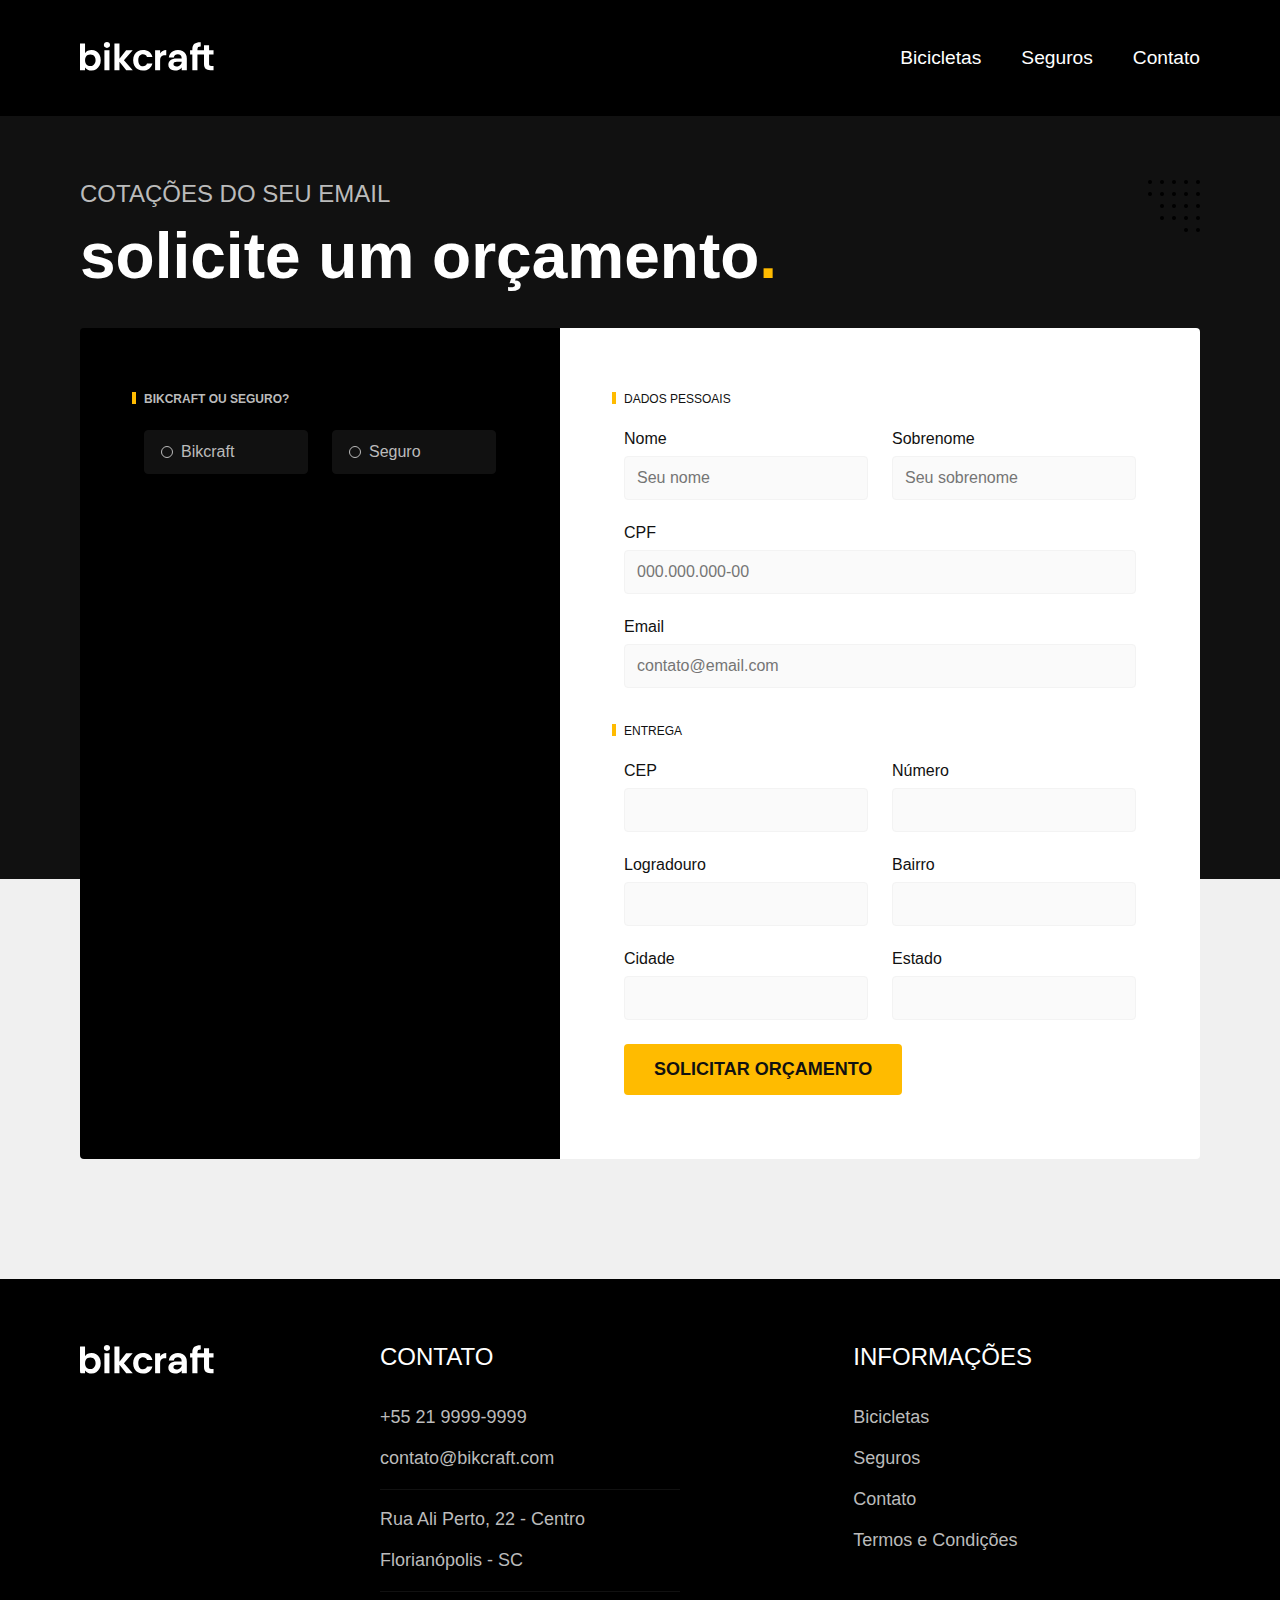
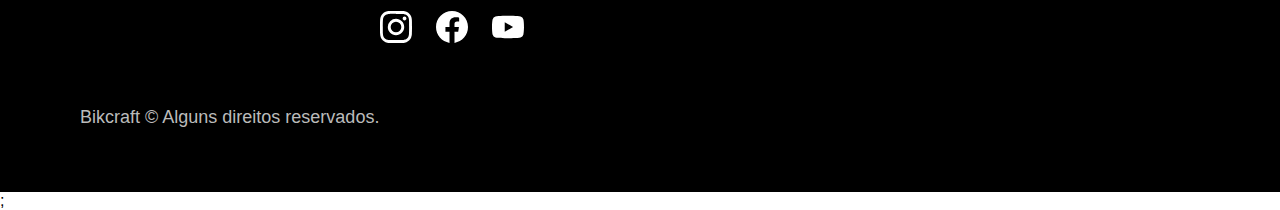
<file: orcamento.html>
<!DOCTYPE html>
<html lang="en">

<head>
    <meta charset="UTF-8">
    <meta http-equiv="X-UA-Compatible" content="IE=edge">
    <meta name="viewport" content="width=device-width, initial-scale=1.0">

    <title>Orçamento | Bikcraft</title>

    <meta name="description" content="Orçamento | Bikcraft">

    <link rel="icon" href="./favicon.svg" type="image/svg+xml">
    <link rel="stylesheet" href="css/style.min.css">
    <script>document.documentElement.classList.add('js')</script>
</head>

<body>
    <header class="header">
        <div class="header-main container">
            <a href="./index.html"> <svg width="136" height="32" fill="none" xmlns="http://www.w3.org/2000/svg">
                    <path
                        d="M5.04 13.196c.648-.96 1.536-1.74 2.664-2.34 1.152-.6 2.46-.9 3.924-.9 1.704 0 3.24.42 4.608 1.26 1.392.84 2.484 2.04 3.276 3.6.816 1.536 1.224 3.324 1.224 5.364s-.408 3.852-1.224 5.436c-.792 1.56-1.884 2.772-3.276 3.636-1.368.864-2.904 1.296-4.608 1.296-1.488 0-2.796-.288-3.924-.864-1.104-.6-1.992-1.368-2.664-2.304v2.844H0V3.584h5.04v9.612Zm10.548 6.984c0-1.2-.252-2.232-.756-3.096-.48-.888-1.128-1.56-1.944-2.016a5.104 5.104 0 0 0-2.592-.684c-.912 0-1.776.24-2.592.72-.792.456-1.44 1.128-1.944 2.016-.48.888-.72 1.932-.72 3.132 0 1.2.24 2.244.72 3.132.504.888 1.152 1.572 1.944 2.052.816.456 1.68.684 2.592.684.936 0 1.8-.24 2.592-.72.816-.48 1.464-1.164 1.944-2.052.504-.888.756-1.944.756-3.168ZM26.954 7.904c-.888 0-1.632-.276-2.232-.828-.576-.576-.864-1.284-.864-2.124 0-.84.288-1.536.864-2.088.6-.576 1.344-.864 2.232-.864.888 0 1.62.288 2.196.864.6.552.9 1.248.9 2.088 0 .84-.3 1.548-.9 2.124-.576.552-1.308.828-2.196.828Zm2.484 2.376v19.944h-5.04V10.28h5.04Zm16.788 19.944-6.768-8.496v8.496h-5.04V3.584h5.04V18.74l6.696-8.46h6.552l-8.784 10.008 8.856 9.936h-6.552Zm6.919-9.972c0-2.064.42-3.864 1.26-5.4.84-1.56 2.004-2.76 3.492-3.6 1.488-.864 3.192-1.296 5.112-1.296 2.472 0 4.512.624 6.12 1.872 1.632 1.224 2.724 2.952 3.276 5.184H66.97c-.288-.864-.78-1.536-1.476-2.016-.672-.504-1.512-.756-2.52-.756-1.44 0-2.58.528-3.42 1.584-.84 1.032-1.26 2.508-1.26 4.428 0 1.896.42 3.372 1.26 4.428.84 1.032 1.98 1.548 3.42 1.548 2.04 0 3.372-.912 3.996-2.736h5.436c-.552 2.16-1.644 3.876-3.276 5.148-1.632 1.272-3.672 1.908-6.12 1.908-1.92 0-3.624-.42-5.112-1.26a9.161 9.161 0 0 1-3.492-3.6c-.84-1.56-1.26-3.372-1.26-5.436h-.001Zm26.993-6.876a7.133 7.133 0 0 1 2.52-2.484c1.056-.6 2.256-.9 3.6-.9v5.292h-1.332c-1.584 0-2.784.372-3.6 1.116-.792.744-1.188 2.04-1.188 3.888v9.936h-5.04V10.28h5.04v3.096Zm21.574 14.004c-.552.912-1.452 1.68-2.7 2.304-1.248.6-2.592.9-4.032.9-1.248 0-2.376-.252-3.384-.756s-1.8-1.2-2.376-2.088c-.576-.888-.864-1.908-.864-3.06 0-1.848.684-3.36 2.052-4.536 1.392-1.176 3.468-1.764 6.228-1.764h5.076c-.048-1.272-.42-2.28-1.116-3.024-.672-.768-1.608-1.152-2.808-1.152-1.056 0-1.932.288-2.628.864-.696.552-1.14 1.332-1.332 2.34h-5.04c.24-1.44.756-2.724 1.548-3.852a8.143 8.143 0 0 1 3.168-2.664c1.32-.648 2.796-.972 4.428-.972 1.68 0 3.192.348 4.536 1.044a7.7 7.7 0 0 1 3.204 2.988c.768 1.296 1.152 2.82 1.152 4.572v11.7h-5.112V27.38Zm-5.256-.864c.84 0 1.656-.18 2.448-.54.816-.36 1.488-.9 2.016-1.62.528-.72.792-1.572.792-2.556v-.144h-4.788c-1.152 0-2.016.228-2.592.684-.552.456-.828 1.056-.828 1.8 0 .72.252 1.296.756 1.728.528.432 1.26.648 2.196.648Zm20.997-12.096v15.804h-5.112V14.42h-2.268v-4.14h2.268V9.272c0-2.448.696-4.248 2.088-5.4 1.392-1.152 3.492-1.692 6.3-1.62V6.5c-1.224-.024-2.076.18-2.556.612s-.72 1.212-.72 2.34v.828h6.55V5.348h5.076v4.932h4.464v4.14h-4.464v9.648c0 .672.156 1.164.468 1.476.336.288.888.432 1.656.432h2.34v4.248h-3.168c-4.248 0-6.372-2.064-6.372-6.192V14.42h-6.55Z"
                        fill="var(--second-color)" />
                </svg></a>
            <nav>
                <ul class="header-menu">
                    <li><a href="./bicicletas.html">Bicicletas</a></li>
                    <li><a href="./seguros.html">Seguros</a></li>
                    <li><a href="./contato.html">Contato</a></li>
                </ul>
            </nav>
        </div>
    </header>
    <section class="orcamento-title">
        <div class="container padding">
            <h2 data-anime="300" class="orc-title-subtitle fourth-color fadeInDown">cotações do seu email</h2>
            <h1 data-anime="350" class="title second-color margin-bottom fadeInDown">solicite um orçamento<span
                    class="first-color">.</span></h1>
            <div class="ctt-title-detail">
                <svg width="52" height="52" fill="none" xmlns="http://www.w3.org/2000/svg">
                    <path
                        d="M4 14a2 2 0 1 0-4 0 2 2 0 0 0 4 0ZM4 2a2 2 0 1 0-4 0 2 2 0 0 0 4 0Zm12 36a2 2 0 1 0-4 0 2 2 0 0 0 4 0Zm0-12a2 2 0 1 0-4 0 2 2 0 0 0 4 0Zm0-12a2 2 0 1 0-4 0 2 2 0 0 0 4 0Zm0-12a2 2 0 1 0-4 0 2 2 0 0 0 4 0Zm12 36a2 2 0 1 0-4 0 2 2 0 0 0 4 0Zm0-12a2 2 0 1 0-4 0 2 2 0 0 0 4 0Zm0-12a2 2 0 1 0-4 0 2 2 0 0 0 4 0Zm0-12a2 2 0 1 0-4 0 2 2 0 0 0 4 0Zm12 48a2 2 0 1 0-4 0 2 2 0 0 0 4 0Zm0-12a2 2 0 1 0-4 0 2 2 0 0 0 4 0Zm0-12a2 2 0 1 0-4 0 2 2 0 0 0 4 0Zm0-12a2 2 0 1 0-4 0 2 2 0 0 0 4 0Zm0-12a2 2 0 1 0-4 0 2 2 0 0 0 4 0Zm12 48a2 2 0 1 0-4 0 2 2 0 0 0 4 0Zm0-12a2 2 0 1 0-4 0 2 2 0 0 0 4 0Zm0-12a2 2 0 1 0-4 0 2 2 0 0 0 4 0Zm0-12a2 2 0 1 0-4 0 2 2 0 0 0 4 0Zm0-12a2 2 0 1 0-4 0 2 2 0 0 0 4 0Z"
                        fill="var(--third-color)" />
                </svg>
            </div>
            <div data-anime="400" class="orcamento-title-content fadeInUp">
                <form action="./" class="orc-prod-form">
                    <div class="orc-product">
                        <h3 class="orc-form-class fourth-color grid-fix">
                            bikcraft ou seguro?
                        </h3>

                        <input type="radio" name="tipo" value="bikcraft" id="bikcraft">
                        <label for="bikcraft">Bikcraft</label>

                        <input type="radio" name="tipo" value="seguro" id="seguro">
                        <label for="seguro">Seguro</label>

                        <div class="orc-prod-content" id="orc-bikcraft">
                            <h3 class="orc-form-class fourth-color">
                                escolha a sua
                            </h3>

                            <input type="radio" name="produto" value="nimbus" id="nimbus">
                            <label for="nimbus">Nimbus Stark <p>R$ 4999</p></label>
                            <div class="orc-bike-nimbus">
                                <ul class="orc-bike-details fifth-color">
                                    <li><img src="./img/icones/eletrica.svg" alt="">Motor elétrico</li>
                                    <li><img src="./img/icones/carbono.svg" alt="">Fibra de Carbono</li>
                                    <li><img src="./img/icones/velocidade.svg" alt="">50 km/h</li>
                                    <li><img src="./img/icones/rastreador.svg" alt="">Rastreador</li>
                                </ul>
                                <img src="./img/bicicletas/nimbus.jpg" alt="">
                            </div>

                            <input type="radio" name="produto" value="magic" id="magic">
                            <label for="magic">Magic Might <p>R$ 2499</p></label>
                            <div class="orc-bike-magic">
                                <ul class="orc-bike-details fifth-color">
                                    <li><img src="./img/icones/eletrica.svg" alt="">Motor elétrico</li>
                                    <li><img src="./img/icones/carbono.svg" alt="">Fibra de Carbono</li>
                                    <li><img src="./img/icones/velocidade.svg" alt="">50 km/h</li>
                                    <li><img src="./img/icones/rastreador.svg" alt="">Rastreador</li>
                                </ul>
                                <img src="./img/bicicletas/magic.jpg" alt="">
                            </div>

                            <input type="radio" name="produto" value="nebula" id="nebula">
                            <label for="nebula">Nebula Cosmic <p>R$ 3999</p></label>
                            <div class="orc-bike-nebula">
                                <ul class="orc-bike-details fifth-color">
                                    <li><img src="./img/icones/eletrica.svg" alt="">Motor elétrico</li>
                                    <li><img src="./img/icones/carbono.svg" alt="">Fibra de Carbono</li>
                                    <li><img src="./img/icones/velocidade.svg" alt="">50 km/h</li>
                                    <li><img src="./img/icones/rastreador.svg" alt="">Rastreador</li>
                                </ul>
                                <img src="./img/bicicletas/nebula.jpg" alt="">
                            </div>

                        </div>

                        <div class="orc-prod-content" id="orc-seguro">
                            <h3 class="orc-form-class fourth-color ">
                                escolha o plano
                            </h3>

                            <input type="radio" name="produto" value="prata" id="prata">
                            <label for="prata">Prata <p>R$ 199</p></label>

                            <input type="radio" name="produto" value="ouro" id="ouro">
                            <label for="ouro">Ouro <p>R$ 299</p></label>

                        </div>

                    </div>
                </form>

                <form action="mailto:orcamento@bikcraft.com" class="orc-form fifth-color">
                    <p class="orc-form-class">dados pessoais</p>
                    <div class="of-name">
                        <label for="name">Nome</label>
                        <input type="text" id="name" name="name" placeholder="Seu nome">
                    </div>
                    <div class="of-subname">
                        <label for="subname">Sobrenome</label>
                        <input type="text" id="subname" name="subname" placeholder="Seu sobrenome">
                    </div>
                    <div class="of-cpf">
                        <label for="cpf">CPF</label>
                        <input type="text" id="cpf" name="cpf" placeholder="000.000.000-00">
                    </div>
                    <div class="of-mail">
                        <label for="email">Email</label>
                        <input type="email" id="email" name="email" placeholder="contato@email.com">
                    </div>
                    <p class="orc-form-class">entrega</p>
                    <div class="of-cep">
                        <label for="cep">CEP</label>
                        <input type="text" id="cep" name="cep" placeholder="">
                    </div>
                    <div class="of-number">
                        <label for="number">Número</label>
                        <input type="text" id="number" name="number" placeholder="">
                    </div>
                    <div class="of-street">
                        <label for="street">Logradouro</label>
                        <input type="text" id="street" name="street" placeholder="">
                    </div>
                    <div class="of-district">
                        <label for="district">Bairro</label>
                        <input type="text" id="district" name="district" placeholder="">
                    </div>
                    <div class="of-city">
                        <label for="city">Cidade</label>
                        <input type="text" id="city" name="city" placeholder="">
                    </div>
                    <div class="of-state">
                        <label for="state">Estado</label>
                        <input type="text" id="state" name="state" placeholder="">
                    </div>
                    <button class="btn first-bg-btn ctt-btn">solicitar orçamento</button>
                </form>
            </div>
        </div>
    </section>

    <footer class="footer">
        <div class="container padding">
            <div class="footer-grid">
                <div class="footer-logo">
                    <img src="/img/bikcraft.svg" alt="">
                </div>
                <div class="footer-contact">
                    <h2 class="footer-subtitle second-color margin-bottom">contato</h2>
                    <ul class="foo-ctt-ctt fourth-color">
                        <li><a href="tel:+55219999-9999">+55 21 9999-9999</a></li>
                        <li><a href="mailto:contato@bikcraft.com">contato@bikcraft.com</a></li>
                    </ul>
                    <ul class="foo-ctt-adress fourth-color">
                        <li>Rua Ali Perto, 22 - Centro</li>
                        <li>Florianópolis - SC</li>
                    </ul>
                    <ul class="foo-ctt-social">
                        <li><a href="instagram.com">
                                <img src="/img/redes/instagram.svg" alt="">
                            </a></li>
                        <li><a href="facebook.com">
                                <img src="/img/redes/facebook.svg" alt="">
                            </a></li>
                        <li><a href="youtube.com">
                                <img src="/img/redes/youtube.svg" alt="">
                            </a></li>
                    </ul>
                </div>
                <div class="footer-information">
                    <h2 class="footer-subtitle second-color margin-bottom">informações</h2>
                    <ul class="foo-inf-inf">
                        <li><a href="/bicicletas.html">Bicicletas</a></li>
                        <li><a href="/seguros.html">Seguros</a></li>
                        <li><a href="/contato.html">Contato</a></li>
                        <li><a href="/termosecondicoes.html">Termos e Condições</a></li>
                    </ul>
                </div>
            </div>
            <p class="footer-p fourth-color">Bikcraft © Alguns direitos reservados.</p>
        </div>
    </footer>
    <script src="./js/plugins/simple-anime.js"></script>;
    <script src="/js/script.js"></script>
</body>

</html>
</file>
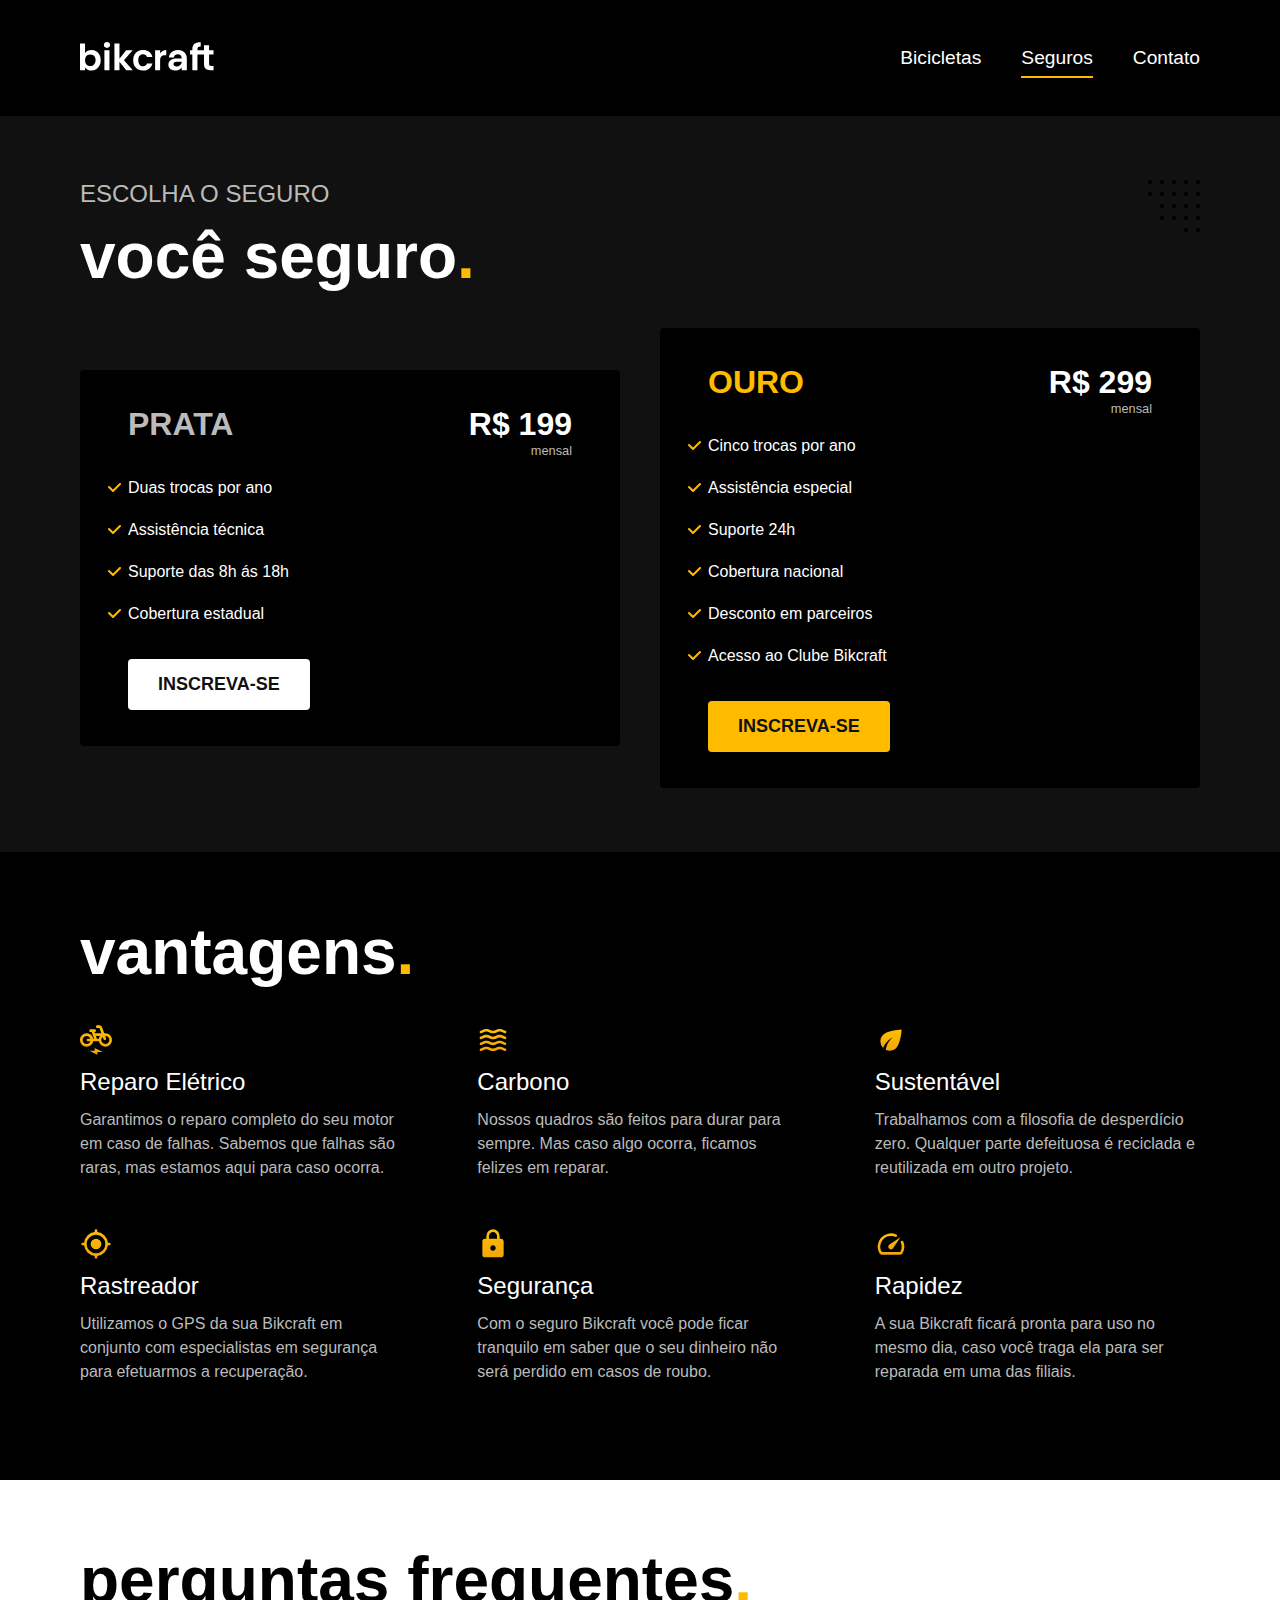
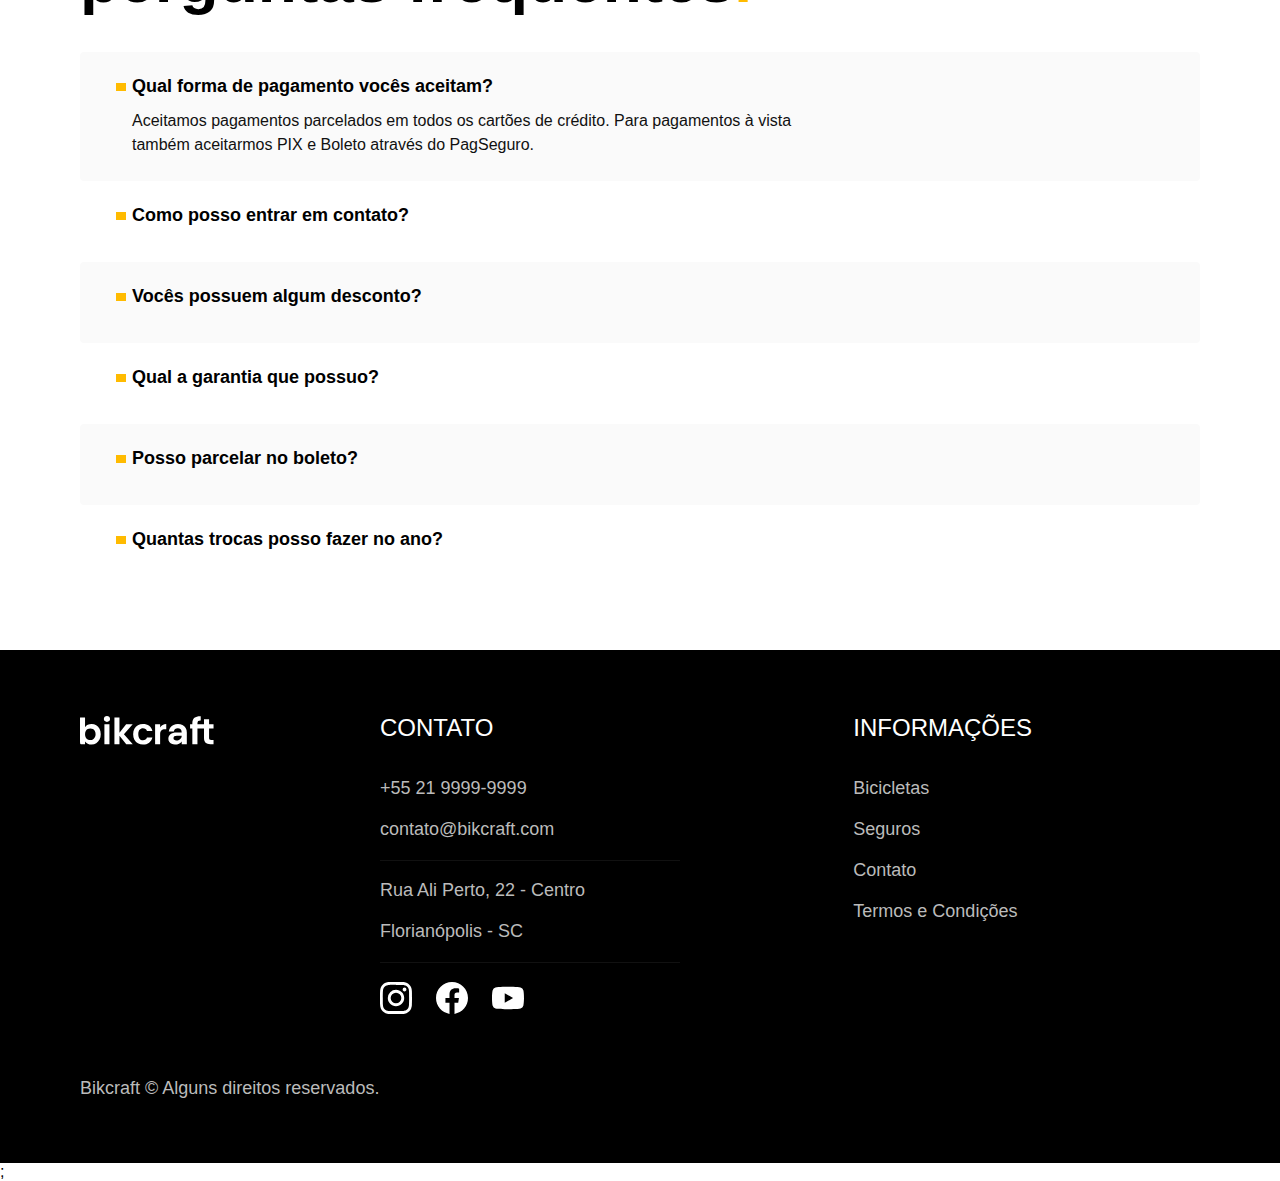
<file: seguros.html>
<!DOCTYPE html>
<html lang="en">

<head>
    <meta charset="UTF-8">
    <meta http-equiv="X-UA-Compatible" content="IE=edge">
    <meta name="viewport" content="width=device-width, initial-scale=1.0">

    <title>Seguros | Bikcraft</title>

    <meta name="description" content="Seguros | Bikcraft">

    <link rel="icon" href="./favicon.svg" type="image/svg+xml">
    <link rel="stylesheet" href="css/style.min.css">
    <script>document.documentElement.classList.add('js')</script>
</head>

<body>
    <header class="header">
        <div class="header-main container">
            <a href="./index.html"> <svg width="136" height="32" fill="none" xmlns="http://www.w3.org/2000/svg">
                    <path
                        d="M5.04 13.196c.648-.96 1.536-1.74 2.664-2.34 1.152-.6 2.46-.9 3.924-.9 1.704 0 3.24.42 4.608 1.26 1.392.84 2.484 2.04 3.276 3.6.816 1.536 1.224 3.324 1.224 5.364s-.408 3.852-1.224 5.436c-.792 1.56-1.884 2.772-3.276 3.636-1.368.864-2.904 1.296-4.608 1.296-1.488 0-2.796-.288-3.924-.864-1.104-.6-1.992-1.368-2.664-2.304v2.844H0V3.584h5.04v9.612Zm10.548 6.984c0-1.2-.252-2.232-.756-3.096-.48-.888-1.128-1.56-1.944-2.016a5.104 5.104 0 0 0-2.592-.684c-.912 0-1.776.24-2.592.72-.792.456-1.44 1.128-1.944 2.016-.48.888-.72 1.932-.72 3.132 0 1.2.24 2.244.72 3.132.504.888 1.152 1.572 1.944 2.052.816.456 1.68.684 2.592.684.936 0 1.8-.24 2.592-.72.816-.48 1.464-1.164 1.944-2.052.504-.888.756-1.944.756-3.168ZM26.954 7.904c-.888 0-1.632-.276-2.232-.828-.576-.576-.864-1.284-.864-2.124 0-.84.288-1.536.864-2.088.6-.576 1.344-.864 2.232-.864.888 0 1.62.288 2.196.864.6.552.9 1.248.9 2.088 0 .84-.3 1.548-.9 2.124-.576.552-1.308.828-2.196.828Zm2.484 2.376v19.944h-5.04V10.28h5.04Zm16.788 19.944-6.768-8.496v8.496h-5.04V3.584h5.04V18.74l6.696-8.46h6.552l-8.784 10.008 8.856 9.936h-6.552Zm6.919-9.972c0-2.064.42-3.864 1.26-5.4.84-1.56 2.004-2.76 3.492-3.6 1.488-.864 3.192-1.296 5.112-1.296 2.472 0 4.512.624 6.12 1.872 1.632 1.224 2.724 2.952 3.276 5.184H66.97c-.288-.864-.78-1.536-1.476-2.016-.672-.504-1.512-.756-2.52-.756-1.44 0-2.58.528-3.42 1.584-.84 1.032-1.26 2.508-1.26 4.428 0 1.896.42 3.372 1.26 4.428.84 1.032 1.98 1.548 3.42 1.548 2.04 0 3.372-.912 3.996-2.736h5.436c-.552 2.16-1.644 3.876-3.276 5.148-1.632 1.272-3.672 1.908-6.12 1.908-1.92 0-3.624-.42-5.112-1.26a9.161 9.161 0 0 1-3.492-3.6c-.84-1.56-1.26-3.372-1.26-5.436h-.001Zm26.993-6.876a7.133 7.133 0 0 1 2.52-2.484c1.056-.6 2.256-.9 3.6-.9v5.292h-1.332c-1.584 0-2.784.372-3.6 1.116-.792.744-1.188 2.04-1.188 3.888v9.936h-5.04V10.28h5.04v3.096Zm21.574 14.004c-.552.912-1.452 1.68-2.7 2.304-1.248.6-2.592.9-4.032.9-1.248 0-2.376-.252-3.384-.756s-1.8-1.2-2.376-2.088c-.576-.888-.864-1.908-.864-3.06 0-1.848.684-3.36 2.052-4.536 1.392-1.176 3.468-1.764 6.228-1.764h5.076c-.048-1.272-.42-2.28-1.116-3.024-.672-.768-1.608-1.152-2.808-1.152-1.056 0-1.932.288-2.628.864-.696.552-1.14 1.332-1.332 2.34h-5.04c.24-1.44.756-2.724 1.548-3.852a8.143 8.143 0 0 1 3.168-2.664c1.32-.648 2.796-.972 4.428-.972 1.68 0 3.192.348 4.536 1.044a7.7 7.7 0 0 1 3.204 2.988c.768 1.296 1.152 2.82 1.152 4.572v11.7h-5.112V27.38Zm-5.256-.864c.84 0 1.656-.18 2.448-.54.816-.36 1.488-.9 2.016-1.62.528-.72.792-1.572.792-2.556v-.144h-4.788c-1.152 0-2.016.228-2.592.684-.552.456-.828 1.056-.828 1.8 0 .72.252 1.296.756 1.728.528.432 1.26.648 2.196.648Zm20.997-12.096v15.804h-5.112V14.42h-2.268v-4.14h2.268V9.272c0-2.448.696-4.248 2.088-5.4 1.392-1.152 3.492-1.692 6.3-1.62V6.5c-1.224-.024-2.076.18-2.556.612s-.72 1.212-.72 2.34v.828h6.55V5.348h5.076v4.932h4.464v4.14h-4.464v9.648c0 .672.156 1.164.468 1.476.336.288.888.432 1.656.432h2.34v4.248h-3.168c-4.248 0-6.372-2.064-6.372-6.192V14.42h-6.55Z"
                        fill="var(--second-color)" />
                </svg></a>
            <nav>
                <ul class="header-menu">
                    <li><a href="./bicicletas.html">Bicicletas</a></li>
                    <li><a href="./seguros.html">Seguros</a></li>
                    <li><a href="./contato.html">Contato</a></li>
                </ul>
            </nav>
        </div>
    </header>
    <section class="insurances">
        <div class="container padding">
            <h2 data-anime="300" class="seg-title-subtitle fourth-color fadeInDown">escolha o seguro</h2>
            <h1 data-anime="350" class="title second-color margin-bottom fadeInDown">você seguro<span
                    class="first-color">.</span></h1>
            <div class="seg-title-detail">
                <svg width="52" height="52" fill="none" xmlns="http://www.w3.org/2000/svg">
                    <path
                        d="M4 14a2 2 0 1 0-4 0 2 2 0 0 0 4 0ZM4 2a2 2 0 1 0-4 0 2 2 0 0 0 4 0Zm12 36a2 2 0 1 0-4 0 2 2 0 0 0 4 0Zm0-12a2 2 0 1 0-4 0 2 2 0 0 0 4 0Zm0-12a2 2 0 1 0-4 0 2 2 0 0 0 4 0Zm0-12a2 2 0 1 0-4 0 2 2 0 0 0 4 0Zm12 36a2 2 0 1 0-4 0 2 2 0 0 0 4 0Zm0-12a2 2 0 1 0-4 0 2 2 0 0 0 4 0Zm0-12a2 2 0 1 0-4 0 2 2 0 0 0 4 0Zm0-12a2 2 0 1 0-4 0 2 2 0 0 0 4 0Zm12 48a2 2 0 1 0-4 0 2 2 0 0 0 4 0Zm0-12a2 2 0 1 0-4 0 2 2 0 0 0 4 0Zm0-12a2 2 0 1 0-4 0 2 2 0 0 0 4 0Zm0-12a2 2 0 1 0-4 0 2 2 0 0 0 4 0Zm0-12a2 2 0 1 0-4 0 2 2 0 0 0 4 0Zm12 48a2 2 0 1 0-4 0 2 2 0 0 0 4 0Zm0-12a2 2 0 1 0-4 0 2 2 0 0 0 4 0Zm0-12a2 2 0 1 0-4 0 2 2 0 0 0 4 0Zm0-12a2 2 0 1 0-4 0 2 2 0 0 0 4 0Zm0-12a2 2 0 1 0-4 0 2 2 0 0 0 4 0Z"
                        fill="var(--third-color)" />
                </svg>
            </div>
            <div class="insurances-flex">
                <div data-anime="450" class="insurances-type fadeInLeft">
                    <div>
                        <h2 class="ins-type-title fourth-color margin-bottom">prata</h2>
                        <ul class="ins-type-qualities second-color margin-bottom">
                            <li>Duas trocas por ano</li>
                            <li>Assistência técnica</li>
                            <li>Suporte das 8h ás 18h</li>
                            <li>Cobertura estadual</li>
                        </ul>
                        <a href="/orcamento.html?tipo=seguro&produto=prata" class="btn second-bg-btn">inscreva-se</a>
                    </div>
                    <div>
                        <h3 class="ins-type-price second-color">R$ 199</h3>
                        <p class="ins-type-period fourth-color">mensal</p>
                    </div>
                </div>
                <div data-anime="500" class="insurances-type fadeInRight">
                    <div>
                        <h2 class="ins-type-title first-color margin-bottom">ouro</h2>
                        <ul class="ins-type-qualities second-color margin-bottom">
                            <li>Cinco trocas por ano</li>
                            <li>Assistência especial</li>
                            <li>Suporte 24h</li>
                            <li>Cobertura nacional</li>
                            <li>Desconto em parceiros</li>
                            <li>Acesso ao Clube Bikcraft</li>
                        </ul>
                        <a href="/orcamento.html?tipo=seguro&produto=ouro" class="btn first-bg-btn">inscreva-se</a>
                    </div>
                    <div>
                        <h3 class="ins-type-price second-color">R$ 299</h3>
                        <p class="ins-type-period fourth-color">mensal</p>
                    </div>
                </div>
            </div>
        </div>

    </section>
    <section class="seguros-advantages">
        <div class="container padding">
            <h1 class="title second-color margin-bottom">vantagens<span class="first-color">.</span></h1>
            <ul class="seg-adv-grid">
                <li class="seg-adv-item">
                    <img src="/img/icones/eletrica.svg" alt="">
                    <h3 class="seg-adv-item-title second-color">
                        Reparo Elétrico
                    </h3>
                    <p class="seg-adv-item-desc fourth-color">
                        Garantimos o reparo completo do seu motor em caso de falhas. Sabemos que falhas são raras, mas
                        estamos aqui para caso ocorra.
                    </p>
                </li>
                <li class="seg-adv-item">
                    <img src="/img/icones/carbono.svg" alt="">
                    <h3 class="seg-adv-item-title second-color">
                        Carbono
                    </h3>
                    <p class="seg-adv-item-desc fourth-color">
                        Nossos quadros são feitos para durar para sempre. Mas caso algo ocorra, ficamos felizes em
                        reparar.
                    </p>
                </li>
                <li class="seg-adv-item">
                    <img src="/img/icones/sustentavel.svg" alt="">
                    <h3 class="seg-adv-item-title second-color">
                        Sustentável
                    </h3>
                    <p class="seg-adv-item-desc fourth-color">
                        Trabalhamos com a filosofia de desperdício zero. Qualquer parte defeituosa é reciclada e
                        reutilizada em outro projeto.
                    </p>
                </li>
                <li class="seg-adv-item">
                    <img src="/img/icones/rastreador.svg" alt="">
                    <h3 class="seg-adv-item-title second-color">
                        Rastreador
                    </h3>
                    <p class="seg-adv-item-desc fourth-color">
                        Utilizamos o GPS da sua Bikcraft em conjunto com especialistas em segurança para efetuarmos a
                        recuperação.
                    </p>
                </li>
                <li class="seg-adv-item">
                    <img src="/img/icones/seguro.svg" alt="">
                    <h3 class="seg-adv-item-title second-color">
                        Segurança
                    </h3>
                    <p class="seg-adv-item-desc fourth-color">
                        Com o seguro Bikcraft você pode ficar tranquilo em saber que o seu dinheiro não será perdido em
                        casos de roubo.
                    </p>
                </li>
                <li class="seg-adv-item">
                    <img src="/img/icones/velocidade.svg" alt="">
                    <h3 class="seg-adv-item-title second-color">
                        Rapidez
                    </h3>
                    <p class="seg-adv-item-desc fourth-color">
                        A sua Bikcraft ficará pronta para uso no mesmo dia, caso você traga ela para ser reparada em uma
                        das filiais.
                    </p>
                </li>
            </ul>
        </div>


    </section>
    <section class="seguros-faq">
        <div class="container padding">
            <h1 class="title third-color margin-bottom">perguntas frequentes<span class="first-color">.</span></h1>
            <ul class="seg-faq-list">
                <li class="seg-faq-item">
                    <button aria-controls="pergunta1" class="seg-faq-item-question third-color">Qual forma de pagamento
                        vocês aceitam?</button>
                    <p id="pergunta1" class="seg-faq-item-answer fifth-color ativoPerguntas">Aceitamos pagamentos
                        parcelados em
                        todos
                        os cartões de
                        crédito. Para pagamentos à vista também aceitarmos PIX e Boleto através do PagSeguro.</p>
                </li>
                <li class="seg-faq-item">
                    <button aria-controls="pergunta2" class="seg-faq-item-question third-color">Como posso entrar em
                        contato?</button>
                    <p id="pergunta2" class="seg-faq-item-answer fifth-color">Aceitamos pagamentos parcelados em todos
                        os cartões de
                        crédito. Para pagamentos à vista também aceitarmos PIX e Boleto através do PagSeguro.</p>
                </li>
                <li class="seg-faq-item">
                    <button aria-controls="pergunta3" class="seg-faq-item-question third-color">Vocês possuem algum
                        desconto?</button>
                    <p id="pergunta3" class="seg-faq-item-answer fifth-color">Aceitamos pagamentos parcelados em todos
                        os cartões de
                        crédito. Para pagamentos à vista também aceitarmos PIX e Boleto através do PagSeguro.</p>
                </li>
                <li class="seg-faq-item">
                    <button aria-controls="pergunta4" class="seg-faq-item-question third-color">Qual a garantia que
                        possuo?</button>
                    <p id="pergunta4" class="seg-faq-item-answer fifth-color">Aceitamos pagamentos parcelados em todos
                        os cartões de
                        crédito. Para pagamentos à vista também aceitarmos PIX e Boleto através do PagSeguro.</p>
                </li>
                <li class="seg-faq-item">
                    <button aria-controls="pergunta5" class="seg-faq-item-question third-color">Posso parcelar no
                        boleto?</button>
                    <p id="pergunta5" class="seg-faq-item-answer fifth-color">Aceitamos pagamentos parcelados em todos
                        os cartões de
                        crédito. Para pagamentos à vista também aceitarmos PIX e Boleto através do PagSeguro.</p>
                </li>
                <li class="seg-faq-item">
                    <button aria-controls="pergunta6" class="seg-faq-item-question third-color">Quantas trocas posso
                        fazer no ano?</button>
                    <p id="pergunta6" class="seg-faq-item-answer fifth-color">Aceitamos pagamentos parcelados em todos
                        os cartões de
                        crédito. Para pagamentos à vista também aceitarmos PIX e Boleto através do PagSeguro.</p>
                </li>

            </ul>

        </div>
    </section>
    <footer class="footer">
        <div class="container padding">
            <div class="footer-grid">
                <div class="footer-logo">
                    <img src="/img/bikcraft.svg" alt="">
                </div>
                <div class="footer-contact">
                    <h2 class="footer-subtitle second-color margin-bottom">contato</h2>
                    <ul class="foo-ctt-ctt fourth-color">
                        <li><a href="tel:+55219999-9999">+55 21 9999-9999</a></li>
                        <li><a href="mailto:contato@bikcraft.com">contato@bikcraft.com</a></li>
                    </ul>
                    <ul class="foo-ctt-adress fourth-color">
                        <li>Rua Ali Perto, 22 - Centro</li>
                        <li>Florianópolis - SC</li>
                    </ul>
                    <ul class="foo-ctt-social">
                        <li><a href="instagram.com">
                                <img src="/img/redes/instagram.svg" alt="">
                            </a></li>
                        <li><a href="facebook.com">
                                <img src="/img/redes/facebook.svg" alt="">
                            </a></li>
                        <li><a href="youtube.com">
                                <img src="/img/redes/youtube.svg" alt="">
                            </a></li>
                    </ul>
                </div>
                <div class="footer-information">
                    <h2 class="footer-subtitle second-color margin-bottom">informações</h2>
                    <ul class="foo-inf-inf">
                        <li><a href="/bicicletas.html">Bicicletas</a></li>
                        <li><a href="/seguros.html">Seguros</a></li>
                        <li><a href="/contato.html">Contato</a></li>
                        <li><a href="/termosecondicoes.html">Termos e Condições</a></li>
                    </ul>
                </div>
            </div>
            <p class="footer-p fourth-color">Bikcraft © Alguns direitos reservados.</p>
        </div>
    </footer>
    <script src="./js/plugins/simple-anime.js"></script>;
    <script src="/js/script.js"></script>
</body>

</html>
</file>
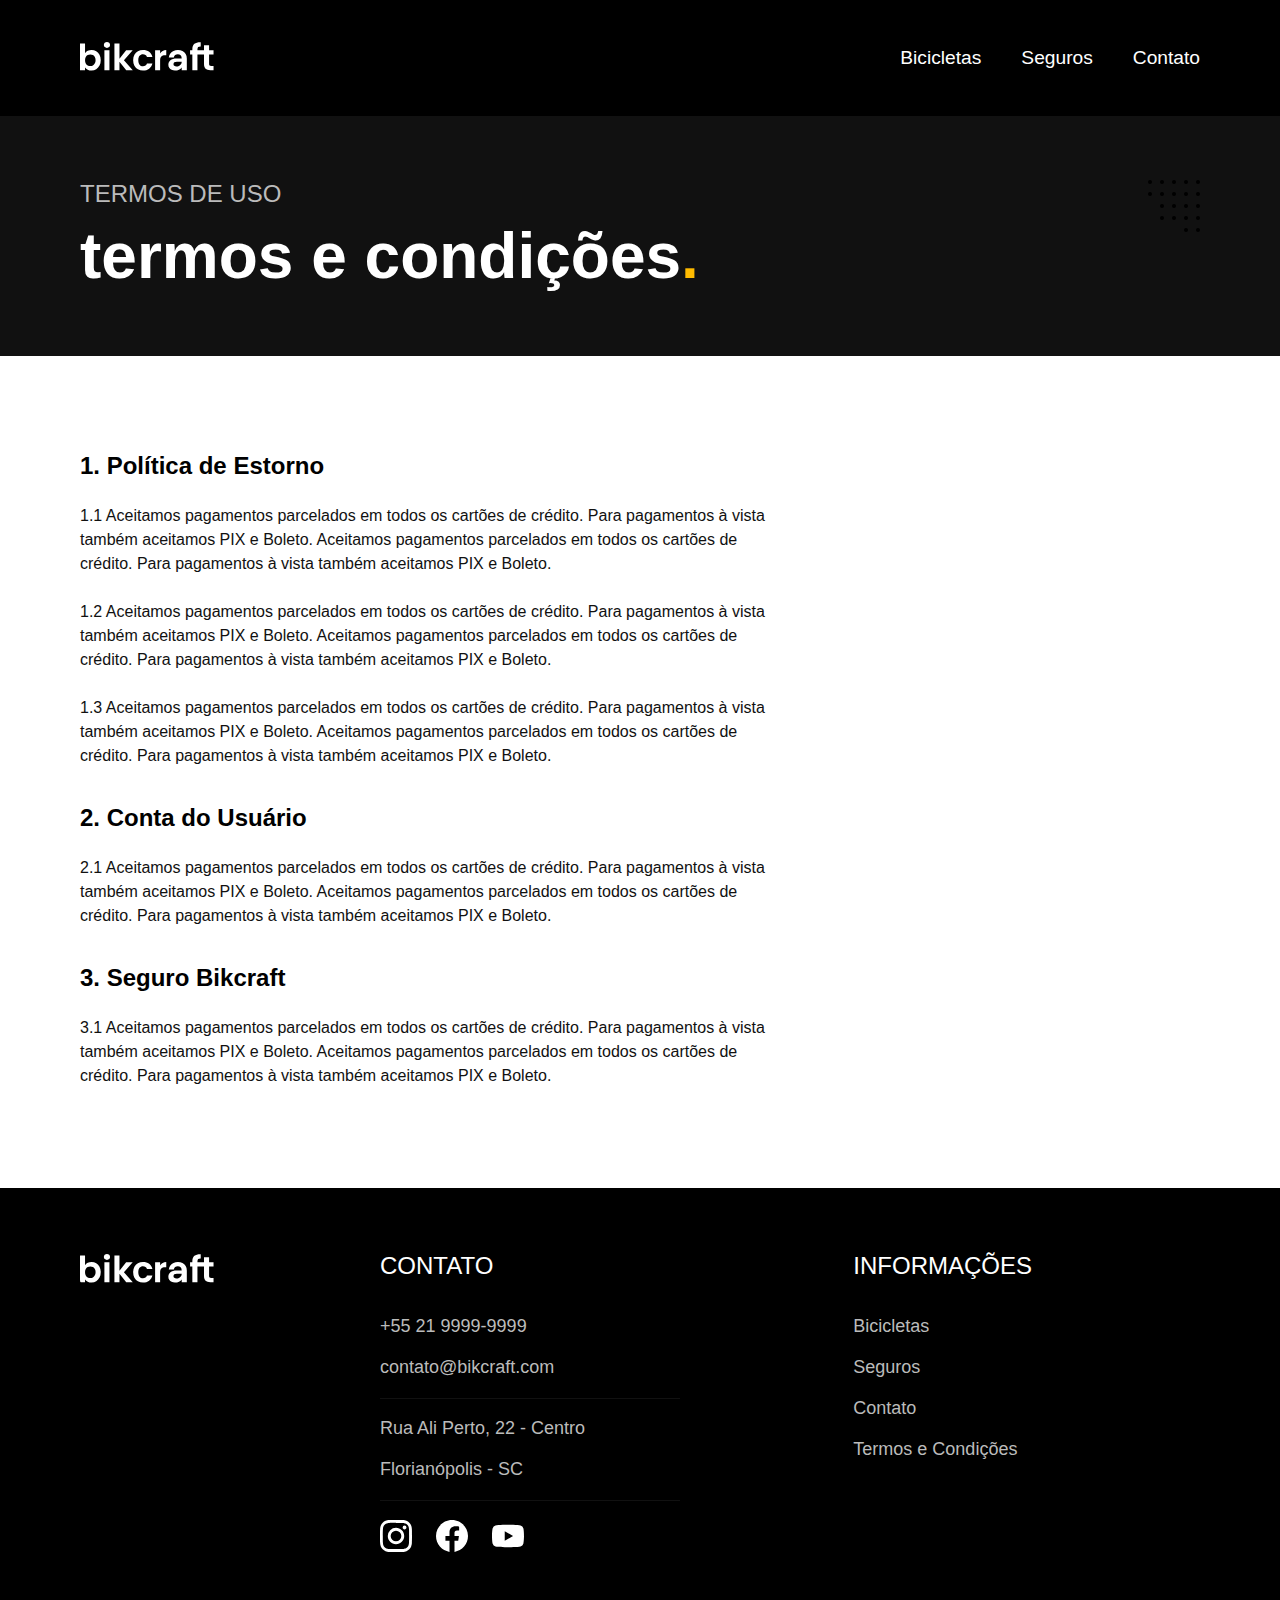
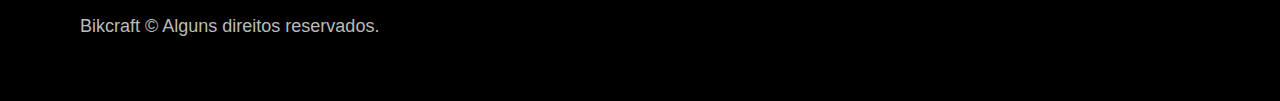
<file: termosecondicoes.html>
<!DOCTYPE html>
<html lang="en">

<head>
    <meta charset="UTF-8">
    <meta http-equiv="X-UA-Compatible" content="IE=edge">
    <meta name="viewport" content="width=device-width, initial-scale=1.0">

    <title>Termos e Condições | Bikcraft</title>

    <meta name="description" content="Termos e Condições | Bikcraftt">

    <link rel="icon" href="./favicon.svg" type="image/svg+xml">
    <link rel="stylesheet" href="css/style.min.css">
    <script>document.documentElement.classList.add('js')</script>
</head>

<body>
    <header class="header">
        <div class="header-main container">
            <a href="./index.html"> <svg width="136" height="32" fill="none" xmlns="http://www.w3.org/2000/svg">
                    <path
                        d="M5.04 13.196c.648-.96 1.536-1.74 2.664-2.34 1.152-.6 2.46-.9 3.924-.9 1.704 0 3.24.42 4.608 1.26 1.392.84 2.484 2.04 3.276 3.6.816 1.536 1.224 3.324 1.224 5.364s-.408 3.852-1.224 5.436c-.792 1.56-1.884 2.772-3.276 3.636-1.368.864-2.904 1.296-4.608 1.296-1.488 0-2.796-.288-3.924-.864-1.104-.6-1.992-1.368-2.664-2.304v2.844H0V3.584h5.04v9.612Zm10.548 6.984c0-1.2-.252-2.232-.756-3.096-.48-.888-1.128-1.56-1.944-2.016a5.104 5.104 0 0 0-2.592-.684c-.912 0-1.776.24-2.592.72-.792.456-1.44 1.128-1.944 2.016-.48.888-.72 1.932-.72 3.132 0 1.2.24 2.244.72 3.132.504.888 1.152 1.572 1.944 2.052.816.456 1.68.684 2.592.684.936 0 1.8-.24 2.592-.72.816-.48 1.464-1.164 1.944-2.052.504-.888.756-1.944.756-3.168ZM26.954 7.904c-.888 0-1.632-.276-2.232-.828-.576-.576-.864-1.284-.864-2.124 0-.84.288-1.536.864-2.088.6-.576 1.344-.864 2.232-.864.888 0 1.62.288 2.196.864.6.552.9 1.248.9 2.088 0 .84-.3 1.548-.9 2.124-.576.552-1.308.828-2.196.828Zm2.484 2.376v19.944h-5.04V10.28h5.04Zm16.788 19.944-6.768-8.496v8.496h-5.04V3.584h5.04V18.74l6.696-8.46h6.552l-8.784 10.008 8.856 9.936h-6.552Zm6.919-9.972c0-2.064.42-3.864 1.26-5.4.84-1.56 2.004-2.76 3.492-3.6 1.488-.864 3.192-1.296 5.112-1.296 2.472 0 4.512.624 6.12 1.872 1.632 1.224 2.724 2.952 3.276 5.184H66.97c-.288-.864-.78-1.536-1.476-2.016-.672-.504-1.512-.756-2.52-.756-1.44 0-2.58.528-3.42 1.584-.84 1.032-1.26 2.508-1.26 4.428 0 1.896.42 3.372 1.26 4.428.84 1.032 1.98 1.548 3.42 1.548 2.04 0 3.372-.912 3.996-2.736h5.436c-.552 2.16-1.644 3.876-3.276 5.148-1.632 1.272-3.672 1.908-6.12 1.908-1.92 0-3.624-.42-5.112-1.26a9.161 9.161 0 0 1-3.492-3.6c-.84-1.56-1.26-3.372-1.26-5.436h-.001Zm26.993-6.876a7.133 7.133 0 0 1 2.52-2.484c1.056-.6 2.256-.9 3.6-.9v5.292h-1.332c-1.584 0-2.784.372-3.6 1.116-.792.744-1.188 2.04-1.188 3.888v9.936h-5.04V10.28h5.04v3.096Zm21.574 14.004c-.552.912-1.452 1.68-2.7 2.304-1.248.6-2.592.9-4.032.9-1.248 0-2.376-.252-3.384-.756s-1.8-1.2-2.376-2.088c-.576-.888-.864-1.908-.864-3.06 0-1.848.684-3.36 2.052-4.536 1.392-1.176 3.468-1.764 6.228-1.764h5.076c-.048-1.272-.42-2.28-1.116-3.024-.672-.768-1.608-1.152-2.808-1.152-1.056 0-1.932.288-2.628.864-.696.552-1.14 1.332-1.332 2.34h-5.04c.24-1.44.756-2.724 1.548-3.852a8.143 8.143 0 0 1 3.168-2.664c1.32-.648 2.796-.972 4.428-.972 1.68 0 3.192.348 4.536 1.044a7.7 7.7 0 0 1 3.204 2.988c.768 1.296 1.152 2.82 1.152 4.572v11.7h-5.112V27.38Zm-5.256-.864c.84 0 1.656-.18 2.448-.54.816-.36 1.488-.9 2.016-1.62.528-.72.792-1.572.792-2.556v-.144h-4.788c-1.152 0-2.016.228-2.592.684-.552.456-.828 1.056-.828 1.8 0 .72.252 1.296.756 1.728.528.432 1.26.648 2.196.648Zm20.997-12.096v15.804h-5.112V14.42h-2.268v-4.14h2.268V9.272c0-2.448.696-4.248 2.088-5.4 1.392-1.152 3.492-1.692 6.3-1.62V6.5c-1.224-.024-2.076.18-2.556.612s-.72 1.212-.72 2.34v.828h6.55V5.348h5.076v4.932h4.464v4.14h-4.464v9.648c0 .672.156 1.164.468 1.476.336.288.888.432 1.656.432h2.34v4.248h-3.168c-4.248 0-6.372-2.064-6.372-6.192V14.42h-6.55Z"
                        fill="var(--second-color)" />
                </svg></a>
            <nav>
                <ul class="header-menu">
                    <li><a href="./bicicletas.html">Bicicletas</a></li>
                    <li><a href="./seguros.html">Seguros</a></li>
                    <li><a href="./contato.html">Contato</a></li>
                </ul>
            </nav>
        </div>
    </header>
    <section class="termos-title">
        <div class="container padding">
            <h2 class="tec-title-subtitle fourth-color">termos de uso</h2>
            <h1 class="title second-color">termos e condições<span class="first-color">.</span></h1>
            <div class="tec-title-detail">
                <svg width="52" height="52" fill="none" xmlns="http://www.w3.org/2000/svg">
                    <path
                        d="M4 14a2 2 0 1 0-4 0 2 2 0 0 0 4 0ZM4 2a2 2 0 1 0-4 0 2 2 0 0 0 4 0Zm12 36a2 2 0 1 0-4 0 2 2 0 0 0 4 0Zm0-12a2 2 0 1 0-4 0 2 2 0 0 0 4 0Zm0-12a2 2 0 1 0-4 0 2 2 0 0 0 4 0Zm0-12a2 2 0 1 0-4 0 2 2 0 0 0 4 0Zm12 36a2 2 0 1 0-4 0 2 2 0 0 0 4 0Zm0-12a2 2 0 1 0-4 0 2 2 0 0 0 4 0Zm0-12a2 2 0 1 0-4 0 2 2 0 0 0 4 0Zm0-12a2 2 0 1 0-4 0 2 2 0 0 0 4 0Zm12 48a2 2 0 1 0-4 0 2 2 0 0 0 4 0Zm0-12a2 2 0 1 0-4 0 2 2 0 0 0 4 0Zm0-12a2 2 0 1 0-4 0 2 2 0 0 0 4 0Zm0-12a2 2 0 1 0-4 0 2 2 0 0 0 4 0Zm0-12a2 2 0 1 0-4 0 2 2 0 0 0 4 0Zm12 48a2 2 0 1 0-4 0 2 2 0 0 0 4 0Zm0-12a2 2 0 1 0-4 0 2 2 0 0 0 4 0Zm0-12a2 2 0 1 0-4 0 2 2 0 0 0 4 0Zm0-12a2 2 0 1 0-4 0 2 2 0 0 0 4 0Zm0-12a2 2 0 1 0-4 0 2 2 0 0 0 4 0Z"
                        fill="var(--third-color)" />
                </svg>
            </div>
        </div>
    </section>
    <section class="termos-tec">
        <div class="container padding">
            <div class="tec-item">
                <h3 class="tec-title third-color">1. Política de Estorno</h3>
                <p class="tec-desc fifth-color">1.1 Aceitamos pagamentos parcelados em todos os cartões de
                    crédito. Para pagamentos à vista também aceitamos PIX e Boleto. Aceitamos pagamentos parcelados em
                    todos os cartões de crédito. Para pagamentos à vista também aceitamos PIX e Boleto.</p>
                <p class="tec-desc fifth-color">1.2 Aceitamos pagamentos parcelados em todos os cartões de
                    crédito. Para pagamentos à vista também aceitamos PIX e Boleto. Aceitamos pagamentos parcelados em
                    todos os cartões de crédito. Para pagamentos à vista também aceitamos PIX e Boleto.</p>
                <p class="tec-desc fifth-color">1.3 Aceitamos pagamentos parcelados em todos os cartões de crédito. Para
                    pagamentos à vista também aceitamos PIX e Boleto. Aceitamos pagamentos parcelados em todos os
                    cartões de crédito. Para pagamentos à vista também aceitamos PIX e Boleto.</p>
            </div>
            <div class="tec-item">
                <h3 class="tec-title third-color">2. Conta do Usuário</h3>
                <p class="tec-desc fifth-color">2.1 Aceitamos pagamentos parcelados em todos os cartões de
                    crédito. Para pagamentos à vista também aceitamos PIX e Boleto. Aceitamos pagamentos parcelados em
                    todos os cartões de crédito. Para pagamentos à vista também aceitamos PIX e Boleto.</p>
            </div>
            <div class="tec-item">
                <h3 class="tec-title third-color">3. Seguro Bikcraft</h3>
                <p class="tec-desc fifth-color">3.1 Aceitamos pagamentos parcelados em todos os cartões de
                    crédito. Para pagamentos à vista também aceitamos PIX e Boleto. Aceitamos pagamentos parcelados em
                    todos os cartões de crédito. Para pagamentos à vista também aceitamos PIX e Boleto.</p>
            </div>
        </div>
    </section>

    <footer class="footer">
        <div class="container padding">
            <div class="footer-grid">
                <div class="footer-logo">
                    <img src="/img/bikcraft.svg" alt="">
                </div>
                <div class="footer-contact">
                    <h2 class="footer-subtitle second-color margin-bottom">contato</h2>
                    <ul class="foo-ctt-ctt fourth-color">
                        <li><a href="tel:+55219999-9999">+55 21 9999-9999</a></li>
                        <li><a href="mailto:contato@bikcraft.com">contato@bikcraft.com</a></li>
                    </ul>
                    <ul class="foo-ctt-adress fourth-color">
                        <li>Rua Ali Perto, 22 - Centro</li>
                        <li>Florianópolis - SC</li>
                    </ul>
                    <ul class="foo-ctt-social">
                        <li><a href="instagram.com">
                                <img src="/img/redes/instagram.svg" alt="">
                            </a></li>
                        <li><a href="facebook.com">
                                <img src="/img/redes/facebook.svg" alt="">
                            </a></li>
                        <li><a href="youtube.com">
                                <img src="/img/redes/youtube.svg" alt="">
                            </a></li>
                    </ul>
                </div>
                <div class="footer-information">
                    <h2 class="footer-subtitle second-color margin-bottom">informações</h2>
                    <ul class="foo-inf-inf">
                        <li><a href="/bicicletas.html">Bicicletas</a></li>
                        <li><a href="/seguros.html">Seguros</a></li>
                        <li><a href="/contato.html">Contato</a></li>
                        <li><a href="/termosecondicoes.html">Termos e Condições</a></li>
                    </ul>
                </div>
            </div>
            <p class="footer-p fourth-color">Bikcraft © Alguns direitos reservados.</p>
        </div>
    </footer>
    <script src="/js/script.js"></script>
</body>

</html>
</file>
<file: css/style.min.css>
*{margin:0;padding:0;font-family:Arial,Helvetica,sans-serif}ul{list-style-type:none}a{text-decoration:none}img{max-width:100%;display:block;height:auto;border-radius:4px}button{border:none}:root{--first-color:#fb0;--first-color-d:#e29f0d;--second-color:#fff;--third-color:#000;--fourth-color:#bbb;--fifth-color:#111;--first-bg:#000;--second-bg:#fff;--third-bg:#111}.first-color{color:var(--first-color)}.second-color{color:var(--second-color)}.third-color{color:var(--third-color)}.fourth-color{color:var(--fourth-color)}.fifth-color{color:var(--fifth-color)}.container{position:relative;max-width:1200px;margin:0 auto;box-sizing:border-box}.padding{padding:0 40px}.margin-bottom{margin-bottom:36px}.margin-top{margin-top:36px}.container2{max-width:1400px;margin:0 auto;box-sizing:border-box}.grid{display:grid;grid-template-columns:1fr 1fr;gap:40px}.title{text-align:left;font-size:4rem;line-height:1.125;font-weight:600}.description{color:var(--fourth-color);font-size:1.5rem;line-height:1.5;max-width:40ch}.btn{color:var(--fifth-color);box-sizing:border-box;display:inline-block;padding:15px 30px;border-radius:4px;font-size:1.125rem;font-weight:600;text-transform:uppercase;transition:.4s;z-index:2;cursor:pointer}.first-bg-btn{background-color:var(--first-color)}.second-bg-btn{background-color:var(--second-color)}.first-bg-btn:hover{background-color:var(--first-color-d)}.second-bg-btn:hover{background-color:var(--fourth-color)}.js .fadeInDown{transform:translate3d(0,-20px,0)}.js .fadeInUp{transform:translate3d(0,20px,0)}.js .fadeInRight{transform:translate3d(20px,0,0)}.js .fadeInLeft{transform:translate3d(-20px,0,0)}.js [data-anime]{opacity:0}.js .anime{opacity:1;transform:none;transition:transform .8s,opacity .8s}@media (max-width:1200px){.margin-bottom{margin-bottom:24px}}@media (max-width:1100px){.title{font-size:3rem}.description{font-size:1.25rem}}@media (max-width:1000px){.grid{grid-template-columns:1fr;gap:24px}.title{text-align:center}.description{max-width:60ch;margin-right:auto;margin-left:auto;text-align:center}}@media (max-width:600px){.title{font-size:3rem}}.header{background-color:var(--first-bg)}.header-main{padding:40px 40px;display:flex;align-items:center;justify-content:space-between}.header-menu{display:flex;gap:40px;color:var(--second-color)}.header-menu a{position:relative;color:var(--second-color);padding:10px 0;font-size:1.2rem;font-weight:400;cursor:pointer}.header-menu a::after{content:"";position:absolute;width:0%;height:2px;background-color:var(--first-color);bottom:0;left:0;transition:all .4s}.header-menu a.ativo::after,.header-menu a:hover::after{width:100%}@media (max-width:800px){.header-menu{gap:20px}.header-menu a{border:1px solid var(--first-color);border-radius:4px;padding:10px 20px}}@media (max-width:600px){.header-main{display:flex;flex-direction:column;gap:40px;align-items:center;justify-content:center}}@media (max-width:500px){.header-menu{gap:20px}.header-menu a{padding:10px;font-size:1rem}}.introduction{background-color:var(--first-bg);position:relative;box-shadow:inset 0 -100px var(--second-bg);margin-bottom:36px}.introduction-info{padding:100px 0;margin-top:32px;margin-bottom:32px}.introduction-img img{width:100%;height:100%;object-fit:cover;object-position:center}.introduction-detail{position:absolute;left:-300px;bottom:195px}@media (max-width:1400px){.introduction-detail{display:none}}@media (max-width:1000px){.introduction-info{text-align:center;padding:24px;margin-top:0;margin-bottom:0}.introduction-img{align-self:center}}.bikes{background-color:var(--second-bg);position:relative;margin-bottom:96px}.bikes-list{display:flex;gap:40px;overflow-x:auto;padding-bottom:36px}.bikes-bike{min-width:280px}.bikes-bike img{width:100%;max-width:none;object-fit:cover}.bikes-subtitle{position:relative;margin:20px 0 10px 0;font-size:2rem;display:flex;align-items:center}.bikes-subtitle a{color:var(--third-color)}.bikes-price{padding:0 20px;font-size:1.125rem;color:var(--fifth-color);font-weight:400}.bikes-subtitle::before{content:"";display:inline-block;margin-right:4px;width:16px;height:8px;transition:width .2s;background-color:var(--first-color)}.bikes-subtitle:hover::before{width:24px}.technology{background-color:var(--fifth-color);position:relative;box-shadow:inset 0 80px var(--second-color),inset 0 -80px var(--second-color);margin-bottom:36px}.technology-info{padding-top:160px;padding-bottom:160px}.technology-img img{object-fit:cover;object-position:left;width:100%;height:100%}.technology-subtitle{font-weight:400;text-transform:uppercase;font-size:1.5rem}.tech-subt-model{color:var(--first-color);margin-bottom:72px;transition:color .4s;position:relative}.tech-subt-model:hover{color:var(--second-color)}.tech-subt-model::after{content:"";position:absolute;width:0%;height:2px;background-color:var(--second-color);bottom:-10px;left:0;transition:all .4s}.tech-subt-model:hover::after{width:50%}.technology-info-configs{display:flex;gap:20px}.technology-config{display:grid;gap:10px}.tech-config-desc{font:1rem;text-align:left;line-height:1.5}@media (max-width:1000px){.technology-info{padding-bottom:24px;padding-top:120px}.technology-subtitle{margin-left:auto;margin-right:auto;text-align:center}.tech-subt-model{margin-bottom:36px}.tech-subt-model::after{display:none}}@media (max-width:600px){.technology-info-configs{flex-direction:column}}.partners{background-color:var(--second-bg);position:relative;margin-bottom:96px}.partners-logos{display:grid;grid-template-columns:repeat(4,1fr)}.partners-logos a{padding:48px;box-sizing:border-box}.partners-logos a img{margin-left:auto;margin-right:auto;width:80%;object-fit:cover;object-position:center;transition:all .4s}.partners-logos a img:hover{transform:scale(1.1)}.logo1-1,.logo1-2,.logo1-3,.logo1-4{border-bottom:1px solid var(--fourth-color)}.logo1-1,.logo1-2,.logo1-3,.logo2-1,.logo2-2,.logo2-3{border-right:1px solid var(--fourth-color)}@media (max-width:1000px){.partners-logos a{padding:36px}}@media (max-width:800px){.partners-logos{grid-template-columns:repeat(2,1fr)}.logo2-1,.logo2-2{border-bottom:1px solid var(--fourth-color)}.logo1-2,.logo2-2{border-right:none}}.testimony{background-color:var(--first-color);position:relative}.testimony-grid{display:grid;grid-template-columns:1fr 1fr}.testimony-img img{border-radius:0;max-height:500px;width:100%;height:100%;object-fit:cover;object-position:center}.testimony-info{padding-top:36px;padding-bottom:36px;position:relative;margin-top:auto;margin-bottom:auto}.testimony-sentence{position:relative;font-family:serif;font-style:italic;font-size:2rem;line-height:1.25;max-width:36ch}.testimony-sentence::before{content:"“";position:absolute;font-size:5rem;left:-10px;top:-20px;color:var(--first-color-d)}.testimony-sentence::after{content:"”";position:absolute;font-size:5rem;color:var(--first-color-d)}.testimony-writter{font-size:1.125rem}@media (max-width:1000px){.testimony-grid{grid-template-columns:1fr}.testimony-info{margin-left:auto;margin-right:auto}.testimony-img img{max-height:200px}.testimony-sentence{text-align:center;font-size:1.5rem}.testimony-writter{text-align:center;font-size:1rem}.testimony-sentence::after,.testimony-sentence::before{font-size:4rem}.testimony-sentence::before{left:0}}.insurances{background-color:var(--third-bg);position:relative;padding-top:64px;padding-bottom:64px}.insurances-flex{display:flex;flex-wrap:wrap;gap:40px;align-items:center;justify-content:center}.insurances-type{max-width:540px;width:100%;padding:36px 48px;box-sizing:border-box;border-radius:4px;background-color:var(--first-bg);position:relative;display:flex;justify-content:space-between}.ins-type-title{font-size:2rem;text-transform:uppercase}.ins-type-qualities{display:grid;gap:24px}.ins-type-qualities li{font-size:1rem;position:relative}.ins-type-qualities li::before{content:" ....";background-image:url("/img/icones/lista.svg");background-repeat:no-repeat;max-width:100%;position:absolute;left:-20px;top:4px;color:var(--third-color)}.ins-type-price{text-align:right;font-size:2rem}.ins-type-period{text-align:right;font-size:.8rem}@media (max-width:500px){.ins-type-price{text-align:right;font-size:1.5rem}}.footer{background-color:var(--first-bg);position:relative;padding-top:64px;padding-bottom:64px}.footer-grid{display:grid;grid-template-columns:3fr 5fr 4fr;gap:40px}.footer-subtitle{font-size:1.5rem;text-transform:uppercase;font-weight:400}.foo-ctt-adress,.foo-ctt-ctt{position:relative;padding-bottom:20px}.foo-ctt-adress li,.foo-ctt-ctt li,.foo-inf-inf li{font-size:1.125rem;margin-bottom:20px}.foo-ctt-ctt li a,.foo-inf-inf li a{color:var(--fourth-color)}.foo-ctt-adress::after,.foo-ctt-ctt::after{content:" ";display:block;width:300px;height:1px;background-color:var(--fifth-color);position:absolute;bottom:-20}.foo-ctt-social{display:flex;gap:24px}.footer-p{text-align:left;padding-top:64px;font-size:1.125rem}@media (max-width:800px){.footer-logo{display:none}.footer-grid{grid-template-columns:2fr 1fr}}@media (max-width:600px){.footer-grid{grid-template-columns:1fr}}.bicicletas-title{background-color:var(--fifth-color);position:relative;padding-top:64px;padding-bottom:64px}.bic-title-subtitle{font-size:1.5rem;text-transform:uppercase;font-weight:400;padding-bottom:12px}.bic-title-detail{position:absolute;right:40px;top:0}.bic-bic-model{padding-top:64px;padding-bottom:64px;position:relative}.bbm-info{display:grid;grid-template-columns:1fr auto;gap:24px;padding-bottom:36px;position:relative}.bbm-title{font-size:2rem;position:relative;text-align:left}.bbm-title::before{content:"";width:12px;height:8px;background-color:var(--first-color);display:block;margin-bottom:24px}.bbm-description{font-size:1rem;text-align:left;grid-column:1/-1}.bbm-qualities{display:grid;gap:12px}.bbm-qualities li{display:flex;gap:12px}.bbm-qualities li img{width:24px;height:24px}.bbm-qualities li p{margin-top:4px;font-size:1rem;font-weight:500}.bbm-btn{align-items:center;display:flex;place-self:end}.bbm-btn::after{content:"";display:inline-block;background:url(/img/icones/seta.svg);position:relative;width:18px;height:10px;margin-left:12px;transition:.2s}.bbm-btn:hover::after{transform:translateX(4px)}.bbm-img{position:relative;width:100%;height:100%;object-fit:cover;object-position:center}.bbm-price{position:absolute;background-color:var(--first-bg);font-size:1.125rem;padding:12px 8px;border-radius:4px;right:0;top:24px}.bic-bic-bg{background:linear-gradient(to right,var(--second-color) 30%,var(--fifth-color) 0)}@media (max-width:1000px){.bic-title-subtitle{font-size:1.25rem;text-align:center}.bbm-info{display:grid;grid-template-columns:1fr auto;gap:24px;padding-bottom:0}.bic-bic-bg{background:var(--fifth-color)}}@media (max-width:600px){.bic-title-detail{display:none}}@media (max-width:500px){.bbm-qualities{grid-template-columns:1fr 1fr;grid-column:1/-1}.bbm-btn{place-self:start}}.seg-title-subtitle{font-size:1.5rem;text-transform:uppercase;font-weight:400;padding-bottom:12px}.seg-title-detail{position:absolute;right:40px;top:0}.seguros-advantages{background-color:var(--first-bg);position:relative;padding-top:64px;padding-bottom:96px}.seg-adv-grid{display:grid;grid-template-columns:1fr 1fr 1fr;gap:48px 72px}.seg-adv-item img{margin-bottom:12px}.seg-adv-item-title{text-align:left;font-size:1.5rem;font-weight:500;margin-bottom:12px}.seg-adv-item-desc{font-size:1rem;text-align:left;font-weight:400;line-height:1.5}.seguros-faq{background-color:var(--second-bg);position:relative;padding-top:64px;padding-bottom:64px}.seg-faq-item:nth-child(odd){background-color:#fafafa;border-radius:4px}.seg-faq-item{padding:24px 36px;box-sizing:border-box;position:relative}.seg-faq-item-question{font-size:1.125rem;font-weight:600;margin-bottom:12px;cursor:pointer;display:flex;align-items:center;position:relative;background:0 0}.seg-faq-item-question::before{content:"";display:inline-block;margin-right:6px;width:10px;height:8px;transition:width .2s;background-color:var(--first-color);cursor:pointer}.seg-faq-item-question:hover::before{width:16px}.js .seg-faq-item-answer{font-size:1rem;font-weight:500;line-height:1.5;max-width:80ch;margin-left:16px;display:none}.js .ativoPerguntas{display:block}@media (max-width:1000px){.seg-title-subtitle{font-size:1.25rem;text-align:center}.seg-adv-grid{grid-template-columns:1fr 1fr}}@media (max-width:600px){.seg-title-detail{display:none}.seg-adv-grid{gap:36px 64px}}.contato-title{background-color:var(--fifth-color);position:relative;box-shadow:inset 0 -400px #f0f0f0;padding-top:64px;padding-bottom:64px}.ctt-title-subtitle{font-size:1.5rem;text-transform:uppercase;font-weight:400;padding-bottom:12px}.ctt-title-detail{position:absolute;right:40px;top:0}.contato-title-content{display:grid;grid-template-columns:3fr 4fr;box-sizing:border-box}.ctc-loja{border-radius:4px 0 0 4px;background-color:var(--first-bg);padding:64px}.ctcl-title{font-size:1.125rem;font-weight:400;text-align:left;margin-bottom:64px}.ctcl-adress{background:url(/img/icones/local.svg) no-repeat;margin-bottom:36px}.ctcl-adress li{padding-left:30px;margin-bottom:12px;font-size:1rem;font-weight:300;text-align:left}.ctcl-mail{background:url(/img/icones/email.svg) no-repeat;margin-bottom:36px}.ctcl-mail li{padding-left:30px;margin-bottom:12px;font-size:1rem;font-weight:300;text-align:left}.ctcl-mail li a{color:inherit}.ctcl-phone{background:url(/img/icones/telefone.svg) no-repeat;margin-bottom:64px}.ctcl-phone li{padding-left:30px;margin-bottom:12px;font-size:1rem;font-weight:300;text-align:left}.ctcl-phone li a{color:inherit}.ctcl-social{padding-left:30px;display:flex;gap:24px}.ctc-form{background-color:var(--second-bg);padding:64px;border-radius:0 4px 4px 0;display:grid;grid-template-columns:1fr 1fr;gap:24px}.ctcf-mail label,.ctcf-msg label,.ctcf-name label,.ctcf-phone label{display:block;font-size:1rem;padding-bottom:8px;box-sizing:border-box}.ctcf-mail input,.ctcf-msg textarea,.ctcf-name input,.ctcf-phone input{background-color:#fafafa;border:1px solid #f3f3f3;color:var(--fifth-color);font-size:1rem;box-sizing:border-box;padding:12px;border-radius:4px;width:100%}.ctcf-mail,.ctcf-msg{grid-column:span 2}.ctt-btn{grid-column:1/-1;place-self:start}input[type=email]:focus,input[type=text]:focus,textarea:focus{outline:0;background-color:var(--second-bg);border-color:var(--first-color);box-shadow:0 0 4px var(--first-color-d)}.contato-lojas-locais{background-color:#f0f0f0;position:relative;padding-top:24px;padding-bottom:96px}.cll-item{display:grid;grid-template-rows:1fr auto;box-shadow:0 2px 5px var(--fourth-color)}.cll-info{padding:36px;background-color:var(--second-bg);box-sizing:border-box;border-radius:0 0 4px 4px}.cll-item img{height:100%;object-fit:cover;object-position:center;border-radius:4px 4px 0 0}.cll-title{font-size:2rem;margin-bottom:24px}.cll-adress-ctt{display:grid;grid-template-columns:1fr 1fr;gap:24px;margin-bottom:24px}.cll-adress li,.cll-ctt li{margin-top:6px;margin-bottom:6px;font-size:1rem}.cll-ctt li a{color:inherit}.cll-adress,.cll-ctt{position:relative;padding-left:12px;border-left:2px solid #e6e6e6}.cll-schedule{display:flex;gap:6px;align-items:center}@media (max-width:1000px){.ctt-title-subtitle{font-size:1.25rem;text-align:center}.contato-title-content{display:grid;grid-template-columns:1fr;box-sizing:border-box}}@media (max-width:600px){.ctt-title-detail{display:none}.ctc-form,.ctc-loja{padding:36px}.ctcl-phone,.ctcl-title{margin-bottom:36px}.cll-adress-ctt{grid-template-columns:1fr}}.termos-title{background-color:var(--fifth-color);position:relative;padding-top:64px;padding-bottom:64px}.tec-title-subtitle{font-size:1.5rem;text-transform:uppercase;font-weight:400;padding-bottom:12px}.tec-title-detail{position:absolute;right:40px;top:0}.termos-tec{padding-top:96px;padding-bottom:64px}.tec-item{margin-bottom:36px}.tec-title{font-size:1.5rem;text-align:left;margin-bottom:24px}.tec-desc{font-size:1rem;text-align:left;line-height:1.5;max-width:80ch;margin-bottom:24px}@media (max-width:1000px){.tec-title-subtitle{font-size:1.25rem;text-align:center}}@media (max-width:600px){.tec-title-detail{display:none}}.orcamento-title{background-color:var(--fifth-color);position:relative;box-shadow:inset 0 -400px #f0f0f0;padding-top:64px;padding-bottom:120px}.orc-title-subtitle{font-size:1.5rem;text-transform:uppercase;font-weight:400;padding-bottom:12px}.orc-title-detail{position:absolute;right:40px;top:0}.orcamento-title-content{display:grid;grid-template-columns:3fr 4fr;box-sizing:border-box}.orc-prod-form{border-radius:4px 0 0 4px;background-color:var(--first-bg);padding:64px}.orc-product{display:grid;grid-template-columns:1fr 1fr;align-content:start;gap:24px}.orc-product>*{grid-column:1/-1}.orc-product>label{grid-column:initial}.orc-product label{font-size:1rem;font-weight:400;color:var(--fourth-color);background-color:var(--fifth-color);padding:12px 16px;display:grid;grid-template-columns:auto 1fr auto;align-items:center;border-radius:4px;cursor:pointer;border:1px solid var(--fifth-color)}.orc-product label::before{content:"";display:inline-block;box-sizing:border-box;width:12px;height:12px;border:1px solid var(--fourth-color);border-radius:50%;margin-right:8px}.orc-product label:hover{background-color:#232323}.orc-product input:focus+label{box-shadow:0 0 1px 1px var(--first-color-d);border-color:var(--first-color)}.orc-product label p{display:none}.orc-product input:checked+label p{display:inline-block}.orc-product input[type=radio]{opacity:0;position:absolute;pointer-events:none}.orc-product input:checked+label{background-color:var(--second-bg);color:var(--fifth-color)}.orc-product input:checked+label::before{border-color:var(--fifth-color);box-shadow:inset 0 0 0 3px var(--second-bg),inset 0 0 0 6px var(--fifth-color)}.orc-prod-content{display:none}.orc-prod-content h3{margin-top:24px}#bikcraft:checked~#orc-bikcraft,#seguro:checked~#orc-seguro{display:flex;flex-direction:column;gap:24px}.orc-bike-magic,.orc-bike-nebula,.orc-bike-nimbus{background-color:var(--second-bg);display:none;box-sizing:border-box;padding:24px;border-radius:4px}#magic:checked~.orc-bike-magic,#nebula:checked~.orc-bike-nebula,#nimbus:checked~.orc-bike-nimbus{display:grid;grid-template-columns:1fr 1fr}.orc-bike-magic img,.orc-bike-nebula img,.orc-bike-nimbus img{height:100%;object-fit:cover;object-position:center}.orc-bike-details{display:grid;gap:6px}.orc-bike-details li{font-size:.8rem;font-weight:400;display:flex;align-items:center;gap:6px}.orc-bike-details li img{width:16px;height:16px}.orc-form{background-color:var(--second-bg);padding:64px;border-radius:0 4px 4px 0;display:grid;grid-template-columns:1fr 1fr;gap:24px}.of-cep label,.of-city label,.of-cpf label,.of-district label,.of-mail label,.of-name label,.of-number label,.of-state label,.of-street label,.of-subname label{display:block;font-size:1rem;padding-bottom:8px;box-sizing:border-box}.of-cep input,.of-city input,.of-cpf input,.of-district input,.of-mail input,.of-name input,.of-number input,.of-state input,.of-street input,.of-subname input{background-color:#fafafa;border:1px solid #f3f3f3;color:var(--fifth-color);font-size:1rem;box-sizing:border-box;padding:12px;border-radius:4px;width:100%}.orc-form-class{position:relative;text-transform:uppercase;text-align:left;font-size:.75rem}.orc-form-class::before{content:"";width:4px;height:12px;background-color:var(--first-color);position:absolute;left:-12px;top:0}.of-cpf,.of-mail,.orc-form-class{grid-column:span 2}.of-mail{margin-bottom:12px}.ctt-btn{grid-column:1/-1;place-self:start}@media (max-width:1000px){.orc-title-subtitle{font-size:1.25rem;text-align:center}.orcamento-title-content{display:grid;grid-template-columns:1fr;box-sizing:border-box}}@media (max-width:600px){.orc-title-detail{display:none}.orc-prod-form{padding:36px}.orc-form{grid-template-columns:1fr;padding:36px}.of-cpf,.of-mail,.orc-form-class{grid-column:1}.grid-fix{grid-column:1/-1}}.modelos{background-color:var(--third-bg);position:relative;padding-top:64px;padding-bottom:64px;margin-bottom:64px}.mod-title-subtitle{font-size:2rem;text-transform:uppercase;font-weight:400;padding-bottom:12px}.grid-modelos{display:grid;grid-template-columns:1fr 1fr;gap:40px;align-items:start}.mod-title-detail{position:absolute;right:40px;top:0}.mod-main-imgs{display:flex;flex-wrap:wrap;gap:24px}.mod-main-imgs img{min-width:200px;flex:1}.mod-main-imgs img:first-child{min-width:100%}.mod-main-info{display:grid;gap:36px}.mmi-btn{display:flex;gap:12px}.mmi-details{display:grid;gap:6px}.mmi-details li{display:flex;gap:6px;padding:4px 8px;background-color:var(--first-bg);box-sizing:border-box;border-radius:4px;font-size:.8rem;place-self:start}.mmi-subtitle{font-size:.8rem;text-transform:uppercase;text-align:left;margin-bottom:12px}.mmi-info-details{display:grid;grid-template-columns:1fr 1fr;gap:24px;background-color:var(--first-bg);position:relative;padding:36px;border-radius:4px}.mmi-info-details img{margin-bottom:12px;width:24px;height:24px}.mmi-info-details h3{text-align:left;font-size:1rem;font-weight:500;margin-bottom:12px}.mmi-info-details p{font-size:.9rem;text-align:left;font-weight:400;line-height:1.5}.mmi-ficha-details{display:grid;gap:12px;background-color:var(--first-bg);position:relative;padding:36px;border-radius:4px}.mmi-ficha-details li{display:flex;justify-content:space-between;padding-bottom:6px}.mmi-ficha-details li:not(:last-child){border-bottom:1px solid var(--fifth-color)}.modelos-seguro{background-color:var(--fifth-color);position:relative;box-shadow:inset 0 100px var(--second-bg),inset 0 -100px var(--first-bg)}.mod-seg-info{padding:100px 0;margin-top:32px;margin-bottom:32px}@media (max-width:1000px){.grid-modelos{grid-template-columns:1fr;gap:24px}.mod-main-info{grid-row:1}.mod-title-subtitle{font-size:1.5rem;text-align:center}.mmi-btn{margin-left:auto;margin-right:auto}.modelos-seguro{box-shadow:inset 0 100px var(--second-bg),inset 0 -100px var(--fifth-color)}.mod-seg-info{text-align:center;padding:24px;margin-top:-36px;margin-bottom:0}.introduction-img{align-self:center}}@media (max-width:600px){.mod-title-detail{display:none}.mmi-details li{padding:4px 6px;font-size:.7rem}}
</file>
